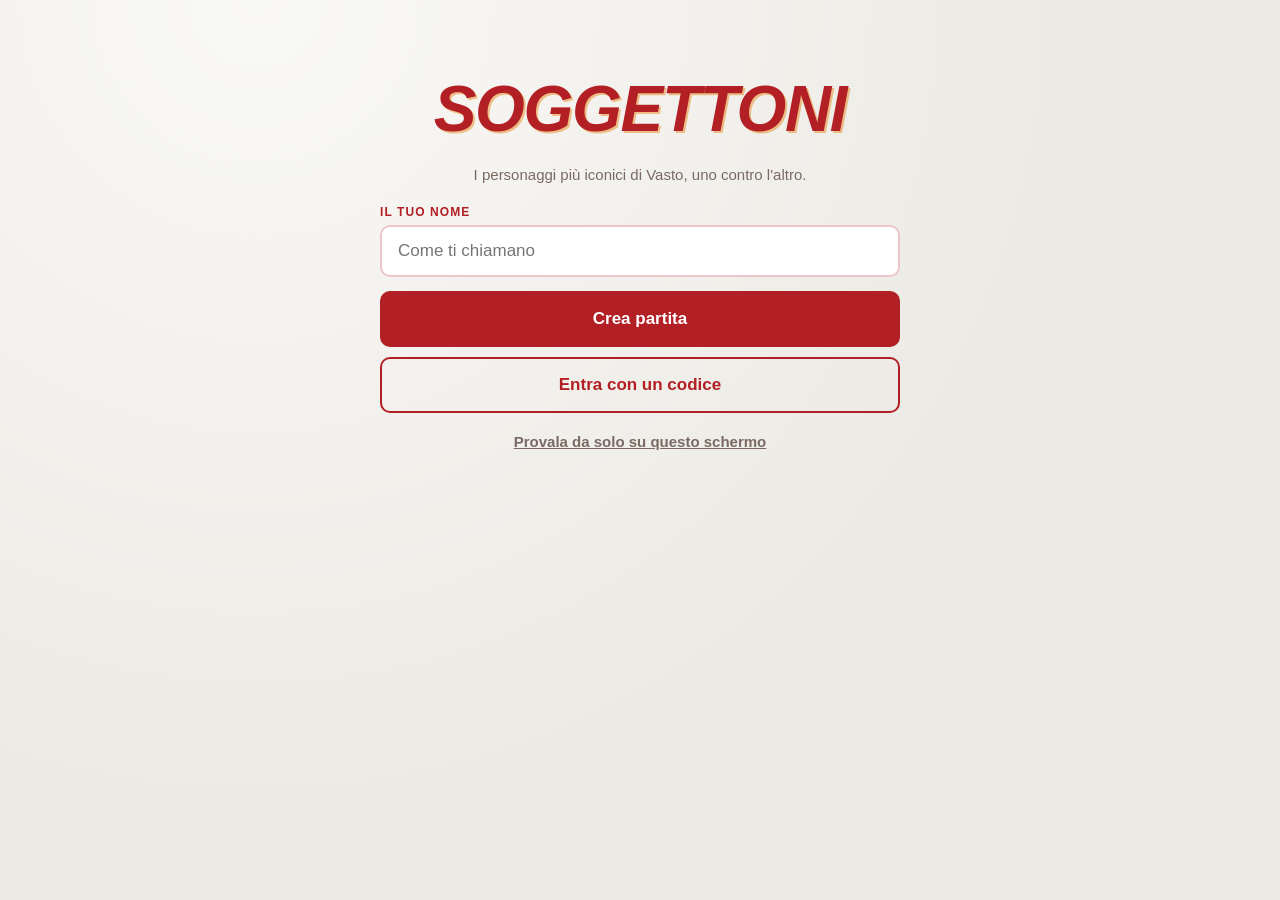
<file: index.html>
<!doctype html>
<html lang="it">
<head>
<meta charset="utf-8">
<meta name="viewport" content="width=device-width, initial-scale=1, viewport-fit=cover">
<title>Soggettoni</title>
<meta name="description" content="Il gioco di carte dei Soggettoni, da giocare online con gli amici.">
<meta name="theme-color" content="#b21f24">
<link rel="icon" href="data:image/svg+xml,<svg xmlns='http://www.w3.org/2000/svg' viewBox='0 0 100 100'><rect width='100' height='100' rx='14' fill='%23b21f24'/><text y='72' x='50' text-anchor='middle' font-size='62' font-family='Arial Black,sans-serif' fill='%23f0a03c'>S</text></svg>">
<link rel="stylesheet" href="css/style.css">
</head>
<body>

<!-- ============================ INGRESSO ============================ -->
<div id="schermata-ingresso" class="schermata attiva">
  <div class="ingresso">
    <h1 class="marchio">Soggettoni</h1>
    <p class="sottotitolo">I personaggi più iconici di Vasto, uno contro l'altro.</p>

    <div id="pannello-scelta" class="pannello">
      <label class="campo">
        <span>Il tuo nome</span>
        <input id="in-nome" type="text" maxlength="20" placeholder="Come ti chiamano" autocomplete="nickname">
      </label>

      <div class="due-bottoni">
        <button id="btn-vai-crea" class="bottone grande">Crea partita</button>
        <button id="btn-vai-entra" class="bottone grande fantasma">Entra con un codice</button>
      </div>
      <button id="btn-locale" class="bottone testo">Provala da solo su questo schermo</button>
    </div>

    <div id="pannello-crea" class="pannello nascosto">
      <p class="etichetta-gruppo">Quanti siete?</p>
      <div class="modalita">
        <button class="scelta-modalita selezionata" data-modalita="1v1">
          <strong>2 giocatori</strong><span>uno contro uno</span></button>
        <button class="scelta-modalita" data-modalita="1v1v1">
          <strong>3 giocatori</strong><span>tutti contro tutti</span></button>
        <button class="scelta-modalita" data-modalita="2v2">
          <strong>4 giocatori</strong><span>due contro due</span></button>
      </div>
      <button id="btn-crea" class="bottone grande">Apri la stanza</button>
      <button class="bottone testo indietro">Torna indietro</button>
    </div>

    <div id="pannello-entra" class="pannello nascosto">
      <label class="campo">
        <span>Codice della stanza</span>
        <input id="in-codice" type="text" maxlength="5" placeholder="ABCDE" autocapitalize="characters" autocomplete="off" spellcheck="false">
      </label>
      <button id="btn-entra" class="bottone grande">Entra</button>
      <button class="bottone testo indietro">Torna indietro</button>
    </div>

    <p id="errore-ingresso" class="errore" role="alert"></p>
  </div>
</div>

<!-- ============================= LOBBY ============================== -->
<div id="schermata-lobby" class="schermata">
  <div class="ingresso">
    <h2 class="marchio piccolo">Stanza aperta</h2>
    <div class="codice-grande" id="codice-stanza">—</div>
    <p class="sottotitolo">Passa questo codice agli altri. Devono aprire lo stesso sito e premere «Entra con un codice».</p>
    <button id="btn-copia" class="bottone fantasma">Copia il link d'invito</button>

    <ul id="lista-lobby" class="lista-giocatori"></ul>

    <button id="btn-inizia" class="bottone grande" disabled>Inizia la partita</button>
    <p id="attesa-lobby" class="sottotitolo"></p>
  </div>
</div>

<!-- ============================= TAVOLO ============================= -->
<div id="schermata-tavolo" class="schermata">
  <header class="barra">
    <span class="marchio minuscolo">Soggettoni</span>
    <span id="barra-turno" class="turno">—</span>
    <span class="spinta"></span>
    <button id="btn-regole" class="bottone minuto fantasma">Regole</button>
    <button id="btn-registro" class="bottone minuto fantasma">Registro</button>
  </header>

  <main class="tavolo">
    <section id="avversari" class="avversari"></section>

    <section class="fascia-luogo">
      <div class="posto posto-luogo" id="posto-luogo">
        <span class="posto-nome">Carta luogo</span>
        <div class="contenuto" id="contenuto-luogo"></div>
      </div>
      <div id="messaggio-tavolo" class="messaggio" role="status"></div>
    </section>

    <section id="mia-plancia" class="plancia mia"></section>

    <section class="fascia-mano">
      <div id="azioni" class="azioni"></div>
      <div id="mano" class="mano"></div>
    </section>
  </main>
</div>

<!-- =========================== SOVRAPPOSTI =========================== -->
<div id="lente" class="lente nascosto" role="dialog" aria-label="Carta ingrandita">
  <div class="lente-dentro">
    <img id="lente-img" alt="">
    <div id="lente-testo" class="lente-testo"></div>
  </div>
</div>

<div id="foglio" class="foglio nascosto" role="dialog">
  <div class="foglio-dentro">
    <button class="chiudi" data-chiudi-foglio aria-label="Chiudi">×</button>
    <div id="foglio-contenuto"></div>
  </div>
</div>

<!-- PeerJS ospitato nel repo: niente dipendenze da CDN esterni -->
<script src="js/vendor/peerjs.min.js"></script>
<script type="module" src="js/app.js"></script>
</body>
</html>
</file>
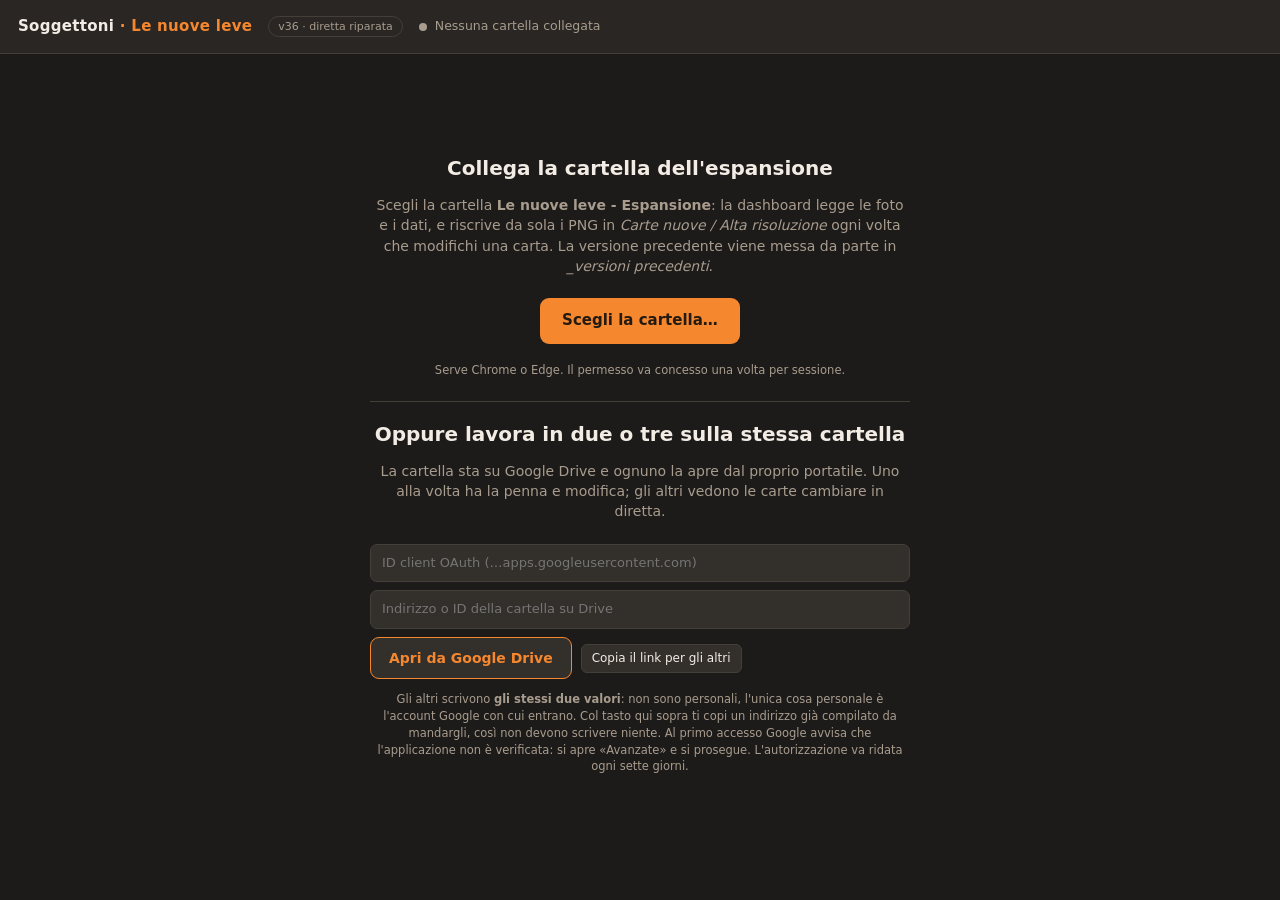
<file: dashboard.html>
<!doctype html>
<html lang="it">
<head>
<meta charset="utf-8">
<meta name="viewport" content="width=device-width, initial-scale=1">
<title>Soggettoni — Dashboard carte</title>
<style>
  :root{
    --arancio:#f5872e; --arancio-scuro:#d96f1c; --rosso:#ee3b24; --oro:#ffc90e;
    --fondo:#1d1b19; --pannello:#292623; --pannello2:#332f2b; --bordo:#453f39;
    --testo:#f2ece4; --testo2:#a89c8e; --verde:#5fbf6a;
  }
  *{box-sizing:border-box}
  body{margin:0;background:var(--fondo);color:var(--testo);
       font:14px/1.45 system-ui,-apple-system,"Segoe UI",Roboto,sans-serif;height:100vh;overflow:hidden;
       display:flex;flex-direction:column}
  button{font:inherit;cursor:pointer}

  header{display:flex;align-items:center;gap:16px;padding:10px 18px;background:var(--pannello);
         border-bottom:1px solid var(--bordo);height:54px;flex:none}
  header h1{font-size:15px;margin:0;font-weight:700;letter-spacing:.02em}
  header h1 span{color:var(--arancio)}
  #stato{font-size:12.5px;color:var(--testo2);display:flex;align-items:center;gap:8px}
  #famiglia{display:none;gap:0;border:1px solid var(--bordo);border-radius:20px;overflow:hidden;background:var(--pannello2)}
  #famiglia button{background:none;border:0;color:var(--testo2);padding:5px 15px;font-size:12.5px}
  #famiglia button:hover{color:var(--testo)}
  #famiglia button.on{background:var(--arancio);color:#241a10;font-weight:700}
  #btnnumeri{margin-left:auto;background:var(--pannello2);border:1px solid var(--bordo);color:var(--testo2);
     border-radius:20px;padding:5px 13px;font-size:12.5px;display:none}
  #btnnumeri:hover{border-color:var(--arancio);color:var(--arancio)}
  #btnfoto{background:var(--pannello2);border:1px solid var(--bordo);color:var(--testo);
     border-radius:20px;padding:5px 13px;font-size:12.5px;display:none}
  #btnfoto:hover{border-color:var(--arancio);color:var(--arancio)}
  #btncompleta{background:var(--pannello2);border:1px solid var(--bordo);color:var(--testo);
     border-radius:20px;padding:5px 13px;font-size:12.5px;display:none;align-items:center;gap:7px}
  #btncompleta:hover{border-color:var(--arancio)}
  #btncompleta.on{background:var(--arancio);border-color:var(--arancio);color:#241a10;font-weight:700}
  #btncompleta .badge{background:var(--rosso);color:#fff;border-radius:10px;padding:0 6px;
     font-size:11px;font-weight:700;font-variant-numeric:tabular-nums}
  #btncompleta.on .badge{background:#241a10;color:var(--arancio)}
  #storia{display:none;gap:0;border:1px solid var(--bordo);border-radius:20px;overflow:hidden;
     background:var(--pannello2)}
  #storia button{background:none;border:0;color:var(--testo2);padding:5px 13px;font-size:13px;line-height:1.2}
  #storia button:hover:not(:disabled){color:var(--arancio)}
  #storia button:disabled{opacity:.3;cursor:default}
  #storia button + button{border-left:1px solid var(--bordo)}
  #pallino{width:8px;height:8px;border-radius:50%;background:var(--testo2)}
  #pallino.ok{background:var(--verde)} #pallino.lavoro{background:var(--oro)} #pallino.err{background:var(--rosso)}

  /* L'altezza non si calcola più a mano: sopra l'elenco possono comparire il semaforo
     della penna e la barra dei pack, che è alta quanto serve alle pastiglie che ci stanno.
     Il corpo è una colonna elastica e #app si prende quello che resta. */
  #app{display:grid;grid-template-columns:270px minmax(0,1fr) 380px;flex:1;min-height:0}
  #benvenuto{flex:1;min-height:0;overflow-y:auto}
  @media(max-width:1200px){#app{grid-template-columns:220px minmax(0,1fr) 330px}}

  aside{border-right:1px solid var(--bordo);display:flex;flex-direction:column;min-height:0;background:var(--pannello)}
  #cerca{margin:10px;padding:8px 10px;background:var(--pannello2);border:1px solid var(--bordo);
         border-radius:7px;color:var(--testo);font:inherit}
  #cerca:focus{outline:2px solid var(--arancio);outline-offset:-1px}
  #lista{overflow-y:auto;flex:1;padding:0 6px 10px}
  .voce{display:flex;gap:8px;align-items:baseline;padding:7px 9px;border-radius:7px;cursor:pointer;line-height:1.3}
  .voce:hover{background:var(--pannello2)}
  .voce.sel{background:var(--arancio);color:#241a10;font-weight:600}
  .voce .n{font-variant-numeric:tabular-nums;font-size:12px;opacity:.75;min-width:26px}
  .voce.sel .n{opacity:.85}
  .voce .mod{color:var(--oro);font-size:16px;line-height:1}
  .voce.sel .mod{color:#241a10}
  .voce{min-width:0}
  .voce .nm{overflow:hidden;text-overflow:ellipsis;white-space:nowrap}
  .voce .spazio{flex:1 1 auto}
  .voce .manca{font-size:11px;color:var(--testo2);white-space:nowrap}
  .voce.sel .manca{color:#3f2c12}
  .gruppo{margin:15px 9px 5px;font-size:11px;text-transform:uppercase;letter-spacing:.08em;
     color:var(--arancio);font-weight:700;display:flex;gap:8px;align-items:baseline}
  .gruppo:first-child{margin-top:6px}
  .gruppo .q{color:var(--testo2);font-weight:600;letter-spacing:0}
  #vuotolista{color:var(--testo2);font-size:12.5px;padding:18px 9px;line-height:1.55}

  main{display:flex;flex-direction:column;align-items:center;justify-content:flex-start;
       padding:16px;overflow:auto;min-width:0;gap:10px}
  #telaio{position:relative;line-height:0;box-shadow:0 10px 34px #0009;border-radius:10px}
  canvas#carta{max-height:calc(100vh - 150px);width:auto;border-radius:10px;display:block}
  #zonafoto{position:absolute;border:2px dashed transparent;border-radius:4px;
            cursor:grab;display:none;transition:border-color .15s}
  #zonafoto:hover{border-color:rgba(255,255,255,.6)}
  #telaio.foto #zonafoto{display:block}
  #zonafoto.trascino{cursor:grabbing;border-color:var(--oro)}
  #suggerimento{font-size:12px;color:var(--testo2);text-align:center}

  section#form{border-left:1px solid var(--bordo);background:var(--pannello);
     display:flex;flex-direction:column;min-height:0}
  #campi{flex:1;overflow-y:auto;padding:16px}
  #navcarte{display:none;align-items:center;gap:10px;padding:10px 14px;
     background:var(--pannello2);border-top:1px solid var(--bordo)}
  #navcarte button{flex:1 1 0;background:var(--pannello);border:1px solid var(--bordo);
     color:var(--testo);border-radius:8px;padding:8px 6px;font-size:13px;font-weight:600}
  #navcarte button:hover:not(:disabled){border-color:var(--arancio);color:var(--arancio)}
  #navcarte button:disabled{opacity:.32;cursor:default}
  #posizione{font-size:11.5px;color:var(--testo2);font-variant-numeric:tabular-nums;
     min-width:74px;text-align:center;white-space:nowrap}
  h2{font-size:12px;text-transform:uppercase;letter-spacing:.09em;color:var(--testo2);
     margin:22px 0 10px;font-weight:700}
  h2:first-child{margin-top:0}
  label{display:block;font-size:12.5px;color:var(--testo2);margin-bottom:5px}
  input[type=text],input[type=number],select,textarea{
     width:100%;padding:8px 10px;background:var(--pannello2);border:1px solid var(--bordo);
     border-radius:7px;color:var(--testo);font:inherit}
  textarea{resize:vertical;min-height:66px}
  input:focus,select:focus,textarea:focus{outline:2px solid var(--arancio);outline-offset:-1px}
  .riga{display:grid;grid-template-columns:1fr 1fr;gap:12px}
  .stat{display:grid;grid-template-columns:104px 1fr 30px;align-items:center;gap:9px;margin-bottom:7px}
  .stat span{font-size:12.5px}
  .stat input[type=range]{width:100%;accent-color:var(--arancio)}
  .stat b{font-variant-numeric:tabular-nums;text-align:right;font-size:13px}
  .stat b.oro{color:var(--oro)} .stat b.arc{background:linear-gradient(90deg,#e2231a,#f39200,#ffde00,#009e49,#0074bc);
     -webkit-background-clip:text;background-clip:text;color:transparent;font-weight:700}
  .nota{font-size:11.5px;color:var(--testo2);margin-top:6px}
  #intro{padding:40px;max-width:620px;margin:60px auto;text-align:center}
  #intro h3{font-size:20px;margin:0 0 12px}
  #intro p{color:var(--testo2);margin:0 0 22px}
  #scegli{background:var(--arancio);color:#241a10;border:0;border-radius:9px;padding:12px 22px;
          font-weight:700;font-size:15px}
  #scegli:hover{background:#ff9840}
  #camposdrive{display:flex;flex-direction:column;gap:8px;margin:12px 0}
  #camposdrive input{padding:9px 11px;background:var(--pannello2);border:1px solid var(--bordo);
     border-radius:7px;color:var(--testo);font:inherit;font-size:13px}
  #camposdrive input:focus{outline:2px solid var(--arancio);outline-offset:-1px}
  #d-apri{background:var(--pannello2);border:1px solid var(--arancio);color:var(--arancio);
     border-radius:9px;padding:10px 18px;font-size:14px;font-weight:700;align-self:flex-start}
  #d-apri:hover{background:var(--arancio);color:#241a10}
  .avviso{background:#3a2a18;border:1px solid #7a5a26;color:#ffd899;padding:10px 12px;
          border-radius:8px;font-size:12.5px;margin-bottom:14px}
  #barrafoto{display:flex;align-items:center;gap:10px}
  #barrafoto input[type=range]{flex:1;accent-color:var(--arancio)}
  #zonaelimina{margin-top:30px;padding-top:18px;border-top:1px solid var(--bordo)}
  .pericolo{width:100%;background:none;border:1px solid #7a3b34;color:#e08b80;
            border-radius:8px;padding:9px 12px;font-size:13px}
  .pericolo:hover{background:#3a1f1c;border-color:#a3554b;color:#ffb3a7}
  #confermaelimina{display:flex;gap:8px;align-items:center;flex-wrap:wrap}
  #confermaelimina .dett{font-size:12.5px;color:var(--testo2);width:100%;margin-bottom:4px;line-height:1.45}
  #el-si{flex:1;background:var(--rosso);border:0;color:#fff;border-radius:8px;padding:9px 12px;
         font-weight:700;font-size:13px}
  #el-si:hover{background:#ff4d35}
  #el-no{flex:1}
  .minibtn{background:var(--pannello2);border:1px solid var(--bordo);color:var(--testo);
           border-radius:6px;padding:5px 10px;font-size:12px}
  .minibtn:hover{border-color:var(--arancio)}
  #barraelenco{display:flex;gap:8px;margin:10px;align-items:stretch}
  #barraelenco #cerca{margin:0;flex:1;min-width:0}
  #nuova{background:var(--arancio);color:#241a10;border:0;border-radius:7px;
         padding:7px 12px;font-weight:700;font-size:12.5px;white-space:nowrap}
  #nuova:hover{background:#ff9840}
  #menutipi{position:fixed;z-index:60;display:none;min-width:250px;padding:5px;
            background:var(--pannello2);border:1px solid var(--bordo);border-radius:9px;
            box-shadow:0 12px 30px #000b;max-height:70vh;overflow:auto}
  #menutipi .capo{font-size:10.5px;text-transform:uppercase;letter-spacing:.09em;
            color:var(--arancio);font-weight:700;padding:8px 11px 4px}
  #menutipi button{display:flex;gap:9px;align-items:center;width:100%;text-align:left;
            background:none;border:0;color:var(--testo);padding:7px 11px;border-radius:6px;font-size:13px}
  #menutipi button:hover{background:var(--arancio);color:#241a10}
  #menutipi .pallina{width:12px;height:12px;border-radius:3px;flex:none;border:1px solid #0004}
  #menufoto{position:fixed;z-index:50;display:none;min-width:170px;padding:4px;
            background:var(--pannello2);border:1px solid var(--bordo);border-radius:9px;
            box-shadow:0 10px 26px #000a}
  #menufoto button{display:block;width:100%;text-align:left;background:none;border:0;
            color:var(--testo);padding:8px 11px;border-radius:6px;font-size:13px}
  #menufoto button:hover{background:var(--arancio);color:#241a10}
  #pannellodoc{width:100%;max-width:900px;background:var(--pannello);border:1px solid var(--bordo);
      border-radius:10px;padding:12px 14px;font-size:13px;line-height:1.5;display:none}
  #pannellodoc.on{display:block}
  #pannellodoc h3{margin:0 0 8px;font-size:13px;letter-spacing:.04em;text-transform:uppercase;color:var(--arancio)}
  #pannellodoc ul{list-style:none;margin:0;padding:0;max-height:230px;overflow:auto}
  #pannellodoc li{display:flex;gap:9px;align-items:flex-start;padding:4px 2px;border-top:1px solid var(--bordo)}
  #pannellodoc li:first-child{border-top:0}
  #pannellodoc .dett{color:var(--testo2);font-size:12px}
  #pannellodoc .azioni{display:flex;gap:9px;align-items:center;margin-top:10px}
  #pannellodoc .vai{background:var(--arancio);color:#241a10;border:0;border-radius:7px;padding:7px 14px;font-weight:700}
  #semaforo{display:none;align-items:center;gap:12px;padding:7px 18px;font-size:12.5px;flex:none;
     border-bottom:1px solid var(--bordo);background:var(--pannello2)}
  #semaforo .pallina{width:9px;height:9px;border-radius:50%;background:var(--testo2);flex:none}
  #semaforo.mia .pallina{background:var(--verde)}
  #semaforo.altrui .pallina{background:var(--oro)}
  #semaforo.libera .pallina{background:var(--testo2)}
  #semaforo.altrui{background:#3a2f1c}
  #semaforo .chi{color:var(--testo2)}
  #semaforo .richiesta{color:var(--oro);font-weight:700}
  #semaforo .spinta{flex:1}
  #semaforo button{background:var(--pannello);border:1px solid var(--bordo);color:var(--testo);
     border-radius:7px;padding:5px 12px;font-size:12.5px}
  #semaforo button:hover{border-color:var(--arancio);color:var(--arancio)}
  #semaforo button.vivo{background:var(--arancio);border-color:var(--arancio);color:#241a10;font-weight:700}
  #semaforo .segui{color:var(--testo2);display:flex;align-items:center;gap:5px}
  #zonaok{font-size:12px;border-radius:7px;padding:7px 9px;margin:8px 0 16px;
     display:flex;gap:9px;align-items:center;flex-wrap:wrap}
  #zonaok.incompleta{background:var(--pannello2);color:var(--testo2)}
  #zonaok.perscelta{background:#22331f;color:var(--verde)}
  #sololettura{background:#3a2f1c;border:1px solid var(--oro);border-radius:8px;padding:9px 11px;
     margin-bottom:14px;font-size:12.5px;color:var(--oro)}
  #campi.spento input,#campi.spento textarea,#campi.spento select,#campi.spento button{
     pointer-events:none;opacity:.5}
  #campi.spento #zonalettura{pointer-events:auto;opacity:1}

  /* ── Pack: la barra del filtro e le pastiglie ──────────────────────────── */
  #barrapack{display:none;align-items:flex-start;flex-wrap:wrap;gap:12px;padding:7px 18px;
     font-size:12.5px;border-bottom:1px solid var(--bordo);background:var(--pannello2);flex:none}
  #barrapack .et{color:var(--testo2);padding-top:4px;flex:none}
  /* Con venti o trenta pack le pastiglie si mangerebbero mezza finestra: tre righe
     e poi si scorre, così la barra ha un'altezza che non cresce all'infinito. */
  #barrapack .pkfiltri{flex:1;min-width:0;display:flex;flex-wrap:wrap;gap:6px;
     max-height:98px;overflow-y:auto}
  #barrapack .pkazioni{flex:none;display:flex;flex-wrap:wrap;gap:6px;justify-content:flex-end}
  /* il campo del pack nuovo prende una riga sua, invece di schiacciare le pastiglie */
  #barrapack #pk-form{flex-basis:100%;display:flex;gap:6px;justify-content:flex-end}
  #barrapack input{background:var(--pannello);border:1px solid var(--bordo);color:var(--testo);
     border-radius:7px;padding:4px 9px;font:inherit;width:220px}
  #barrapack input:focus{outline:2px solid var(--arancio);outline-offset:-1px}
  .pk{background:var(--pannello);border:1px solid var(--bordo);color:var(--testo2);
     border-radius:20px;padding:3px 12px;font-size:12.5px;line-height:1.4}
  .pk:hover{border-color:var(--arancio);color:var(--arancio)}
  .pk.on{background:var(--arancio);border-color:var(--arancio);color:#241a10;font-weight:700}
  .pk i{font-style:normal;opacity:.7;font-variant-numeric:tabular-nums;margin-left:3px}
  .chip{background:var(--pannello2);border:1px solid var(--bordo);color:var(--testo);
     border-radius:20px;padding:4px 13px;font-size:12.5px;line-height:1.4}
  .chip:hover{border-color:var(--arancio)}
  .chip.on{background:var(--arancio);border-color:var(--arancio);color:#241a10;font-weight:700}
  #packcarta,#packblocco{display:flex;flex-wrap:wrap;gap:6px;margin-top:5px}
  .pk-riga{align-items:center}
  .pk-riga .pk-campo{flex:1;min-width:0}
  .pk-riga input{width:100%;background:var(--pannello);border:1px solid var(--bordo);
     color:var(--testo);border-radius:6px;padding:5px 9px;font:inherit}
  .pk-riga input:focus{outline:2px solid var(--arancio);outline-offset:-1px}
  .pk-riga .minibtn{flex:none}
  .pk-riga .pk-del{border-color:#7a3b34;color:#e08b80}
  .pk-riga .pk-del:hover{background:#3a1f1c;border-color:#a3554b;color:#ffb3a7}
  #trascina{position:fixed;inset:0;background:#000c;z-index:80;display:none;
      align-items:center;justify-content:center;text-align:center;line-height:1.6;
      font-size:18px;color:var(--testo);border:3px dashed var(--arancio)}
  #trascina.on{display:flex}
</style>
</head>
<body>

<header>
  <h1>Soggettoni <span>· Le nuove leve</span></h1>
  <span style="font-size:11px;color:var(--testo2);border:1px solid var(--bordo);border-radius:20px;padding:2px 9px">v36 · diretta riparata</span>
  <div id="famiglia">
    <button type="button" class="on" data-f="soggettone">Soggettoni</button>
    <button type="button" data-f="accessorio">Accessori</button>
  </div>
  <div id="storia">
    <button id="annulla" type="button">↶ Annulla</button>
    <button id="rifai" type="button">Rifai ↷</button>
  </div>
  <button id="btnnumeri" type="button" title="Fa scalare le carte di seconda edizione per coprire i numeri rimasti vuoti">Compatta i numeri</button>
  <button id="btnfoto" type="button" title="Cerca nella cartella Foto i file che hanno lo stesso nome delle carte senza foto">Abbina foto</button>
  <button id="btncompleta" type="button">Da completare</button>
  <div id="stato"><i id="pallino"></i><span id="statotxt">Nessuna cartella collegata</span></div>
</header>

<div id="benvenuto">
  <div id="intro">
    <h3>Collega la cartella dell'espansione</h3>
    <p>Scegli la cartella <b>Le nuove leve - Espansione</b>: la dashboard legge le foto e i dati,
       e riscrive da sola i PNG in <i>Carte nuove / Alta risoluzione</i> ogni volta che modifichi una carta.
       La versione precedente viene messa da parte in <i>_versioni precedenti</i>.</p>
    <button id="scegli">Scegli la cartella…</button>
    <p class="nota" style="margin-top:18px">Serve Chrome o Edge. Il permesso va concesso una volta per sessione.</p>
    <hr style="border:0;border-top:1px solid var(--bordo);margin:22px 0 18px">
    <h3 style="margin-top:0">Oppure lavora in due o tre sulla stessa cartella</h3>
    <p>La cartella sta su Google Drive e ognuno la apre dal proprio portatile. Uno alla volta
       ha la penna e modifica; gli altri vedono le carte cambiare in diretta.</p>
    <div id="camposdrive">
      <input id="d-client" type="text" spellcheck="false" placeholder="ID client OAuth (…apps.googleusercontent.com)">
      <input id="d-cartella" type="text" spellcheck="false" placeholder="Indirizzo o ID della cartella su Drive">
      <div style="display:flex;gap:9px;align-items:center;flex-wrap:wrap">
        <button id="d-apri">Apri da Google Drive</button>
        <button id="d-link" class="minibtn" type="button" title="Copia un indirizzo già compilato da mandare agli altri">Copia il link per gli altri</button>
        <span id="d-copiato" class="nota" style="margin:0"></span>
      </div>
    </div>
    <p class="nota">Gli altri scrivono <b>gli stessi due valori</b>: non sono personali, l'unica
       cosa personale è l'account Google con cui entrano. Col tasto qui sopra ti copi un
       indirizzo già compilato da mandargli, così non devono scrivere niente.
       Al primo accesso Google avvisa che l'applicazione non è verificata: si apre
       «Avanzate» e si prosegue. L'autorizzazione va ridata ogni sette giorni.</p>
  </div>
</div>

<div id="semaforo"></div>
<div id="barrapack"></div>

<div id="app" style="display:none">
  <aside>
    <div id="barraelenco">
      <input id="cerca" type="text" placeholder="Cerca nome o numero…" autocomplete="off">
      <button id="nuova" type="button" title="Crea una carta nuova">+ Nuova</button>
    </div>
    <div id="lista"></div>
  </aside>

  <main>
    <div id="pannellodoc"></div>
    <div id="telaio">
      <canvas id="carta" width="1396" height="2156"></canvas>
      <div id="zonafoto"></div>
    </div>
    <div id="suggerimento">Trascina la foto per spostarla · rotellina per lo zoom · tasto destro per rimuoverla</div>
  </main>

  <section id="form">
    <div id="campi"></div>
    <div id="navcarte">
      <button id="prec" type="button" title="Carta precedente (Alt+freccia su)">‹ Indietro</button>
      <span id="posizione"></span>
      <button id="succ" type="button" title="Carta successiva (Alt+freccia giù)">Avanti ›</button>
    </div>
  </section>
</div>

<div id="menufoto"><button id="mf-rimuovi">Rimuovi foto dalla carta</button></div>
<div id="menutipi"></div>
<div id="trascina">Lascia qui un .docx per confrontarlo con le carte<br><span style="font-size:13px;opacity:.75">(il documento non viene più letto da solo)</span></div>

<script>
"use strict";

/* ─────────────────────────  costanti di disegno  ───────────────────────── */

const TEMI = {
  standard: {
    sfondo:'sfondo.png', inchiostro:'#242119', oroPip:true,
    foto:{x:268,y:256,lato:860},
    ign:{x:78,y:82,corpo:55,max:676},
    badge:{x:780,y:55},
    nome:{cx:698,y:1169,corpo:108,max:1170,alt:76},
    pip:{xs:[144,204,264,324,384, 552,612,672,732,792, 960,1020,1080,1140,1200], ys:[1408,1608],
         lato:45, rosso:'#ee3b24', grigio:'#c9c9c9',
         arco:['#e2231a','#f39200','#ffde00','#009e49','#0074bc']},
    testo:{x:147,cy:1920,corpo:64,max:1140,alt:330,interlinea:1.22}
  },
  fottutamente: {
    sfondo:'sfondo-fottutamente.png', inchiostro:'#fce500', oroPip:true,
    foto:{x:268,y:256,lato:860},
    ign:{x:78,y:82,corpo:55,max:676},
    badge:{x:780,y:55},
    nome:{cx:698,y:1169,corpo:108,max:1170,alt:76},
    pip:{xs:[144,204,264,324,384, 552,612,672,732,792, 960,1020,1080,1140,1200], ys:[1408,1608],
         lato:45, rosso:'#ee3b24', grigio:'#c9c9c9',
         arco:['#e2231a','#f39200','#ffde00','#009e49','#0074bc']},
    testo:{x:147,cy:1920,corpo:64,max:1140,alt:330,interlinea:1.22}
  },
  introvabile: {
    sfondo:'sfondo-introvabile.png', inchiostro:'#6b2fa6', oroPip:false,
    foto:{x:268,y:224,lato:860},
    ign:{x:75,y:60,corpo:58,max:700},
    badge:null,
    nome:{cx:698,y:1148,corpo:92,max:1170,alt:65},
    pip:{xs:[140,200,260,320,380, 552,612,672,732,792, 968,1028,1088,1148,1208], ys:[1380,1625],
         lato:45, rosso:'#6b2fa6', grigio:'#e2dcd2',
         arco:['#e2231a','#f39200','#ffde00','#009e49','#0074bc']},
    testo:{x:148,cy:1900,corpo:62,max:1072,alt:320,interlinea:1.22}
  }
};
const RARITA = ['Comune','Discretamente raro','Decisamente raro','Fottutamente raro','Introvabile'];

/* Tipi di carta. I soggettoni usano i tre temi per rarità; tutti gli altri
   condividono la stessa geometria e cambiano solo sfondo e contenuto delle celle.
   testata: 'ign' = IGNORANZA — n/100 + badge · 'ignpiu' = IGNORANZA + n + badge
            'piena' = nome del tipo centrato su tutta la testata
   griglia: 'pip' = quadretti · 'mod' = modificatori con segno            */
const SPECIE = {
  soggettone:  {fam:'soggettone', et:'Soggettone', testata:'ign', badge:'rarita', griglia:'pip'},

  creatura:    {fam:'accessorio', et:'Creatura', testata:'ign', badge:'rarita', griglia:'pip',
                sfondo:'sfondo-creatura.png',     acc:'#EE3B24',
                inkNome:'#FFF3E0', inkTesto:'#FFF3E0',
                badgeFill:'#FFE800', badgeInk:'#242119'},

  luogo:       {fam:'accessorio', et:'Luogo o evento', testata:'ignpiu', badge:'sotto', griglia:'mod',
                sfondo:'sfondo-luogo.png',        acc:'#2E9B2E',
                ink:'#101010', piu:'#FFFFFF', meno:'#E01010', ug:'#FCE500',
                badgeFill:'#3DE83D', badgeInk:'#101010'},

  abilita:     {fam:'accessorio', et:'Abilità decisamente speciale', testata:'piena', griglia:'mod',
                sfondo:'sfondo-abilita.png',      acc:'#FCE500', bg:'#A03CB5',
                ink:'#FCE500', inkTesto:'#FFFFFF', piu:'#FFFFFF', meno:'#FF8A7A', ug:'#FCE500'},

  nutrizione:  {fam:'accessorio', et:'Nutrizione', testata:'piena', griglia:'mod',
                sfondo:'sfondo-nutrizione.png',   acc:'#A87C4F',
                ink:'#4E3620', piu:'#6F7F3C', meno:'#A33B2A', ug:'#A87C4F'},

  aumentazione:{fam:'accessorio', et:'Decisa aumentazione', testata:'piena', griglia:'none',
                sfondo:'sfondo-aumentazione.png', acc:'#F57E2D',
                testoAlt:{x:147,cy:1695,max:1140,alt:650,interlinea:1.22,corpo:70},
                box1:{top:1300,bottom:1690}, box2:{top:1730,bottom:2089}},

  impedimento: {fam:'accessorio', et:'Drastica diminuzione', testata:'piena', griglia:'none',
                sfondo:'sfondo-impedimento.png',  acc:'#414AC4',
                testoAlt:{x:147,cy:1695,max:1140,alt:650,interlinea:1.22,corpo:70},
                box1:{top:1300,bottom:1690}, box2:{top:1730,bottom:2089}},

  bonus:       {fam:'accessorio', et:'Bonus ignoranza', testata:'piena', griglia:'none',
                sfondo:'sfondo-bonus.png',        acc:'#830518',
                testoAlt:{x:147,cy:1695,max:1140,alt:650,interlinea:1.22,corpo:70},
                box1:{top:1300,bottom:1690}, box2:{top:1730,bottom:2089}},

  inutilita:   {fam:'accessorio', et:'Evidente inutilità', testata:'piena', griglia:'mod',
                sfondo:'sfondo-inutilita.png',    acc:'#B5544A',
                ink:'#000000', meno:'#8C2A22', ug:'#6E6B68'}
};
const SOTTOTIPI_LUOGO = ['Locale','Disservizio',"Punto d'incontro",'Evento'];
const specieDi = c => SPECIE[c.tipo || 'soggettone'] || SPECIE.soggettone;
const famigliaDi = c => specieDi(c).fam;
const BADGEFILE = {'Comune':'badge-comune.png','Discretamente raro':'badge-discretamente.png',
                   'Decisamente raro':'badge-decisamente.png',
                   'Fottutamente raro':'badge-fottutamente-nera.png'};
const _BADGECOLORI_non_usato = {
  'Comune': {fill:'#B5E61D', bordo:'#EE3B24'},
  'Discretamente raro': {fill:'#FFE800', bordo:'#EE3B24'},
  'Decisamente raro': {fill:'#D7111B', bordo:'#EE3B24'},
  'Fottutamente raro': {fill:'#FFFFFF', bordo:'#FFC90E'}
};
const NOMISTAT = ['Forza','Agilità','Intelligenza','Incazzamento','Arrapamento','Ubriachezza'];
const SIGLE = ['F','A','I','Inc','Arr','Ubr'];
const FONT = 'SoggettoniBI';          // Liberation Sans Bold Italic
const FONT_AR = 'SoggettoniAR';       // DejaVu Sans Bold, per arabo ed ebraico
const FAMIGLIE = `"${FONT}","${FONT_AR}"`;
const RTL = /[֐-׿؀-ۿ܀-ݿࢠ-ࣿﭐ-﷿ﹰ-﻿]/;

/* ─────────────────────────  motore di disegno  ───────────────────────── */

const R = {  // risorse
  sfondi:{}, oro:null, badge:{}, fontPronto:false
};

function inkMetrics(ctx, testo){
  const m = ctx.measureText(testo);
  return {
    sx: m.actualBoundingBoxLeft,           // quanto l'inchiostro sborda a sinistra dell'origine
    larg: m.actualBoundingBoxLeft + m.actualBoundingBoxRight,
    alt: m.actualBoundingBoxAscent + m.actualBoundingBoxDescent,
    su: m.actualBoundingBoxAscent,
    avanz: m.width
  };
}
function scriviInk(ctx, testo, xInk, yInk){
  const m = inkMetrics(ctx, testo);
  ctx.fillText(testo, xInk + Math.max(0, m.sx), yInk + m.su);
  return m;
}
function scriviInkDx(ctx, testo, xDestro, yInk){   // allinea a destra: per l'arabo
  const m = inkMetrics(ctx, testo);
  ctx.fillText(testo, xDestro + m.sx - m.larg, yInk + m.su);
  return m;
}
function spezza(ctx, testo, maxLarg){
  const righe=[];
  for(const par of testo.split(/\n+/)){
    let cur='';
    for(const p of par.split(/\s+/).filter(Boolean)){
      const t = cur ? cur+' '+p : p;
      if(ctx.measureText(t).width <= maxLarg || !cur) cur = t;
      else { righe.push(cur); cur = p; }
    }
    if(cur) righe.push(cur);
  }
  return righe;
}
/* quadretto arcobaleno "laminato": banda di luce diagonale e bordo scuro,
   così non si confonde con l'arancione della carta */
function _rgb(h){ return [parseInt(h.slice(1,3),16),parseInt(h.slice(3,5),16),parseInt(h.slice(5,7),16)]; }
function _mix(c,d,t){ return 'rgb('+c.map((v,i)=>Math.round(v+(d[i]-v)*t)).join(',')+')'; }
/* Arcobaleno metallizzato: stessa lavorazione del quadretto oro — sfumatura
   diagonale continua dall'ombra alla luce, senza contorno. */
function pipMetallizzato(ctx,x,y,lato,hex){
  const b=_rgb(hex);
  const g=ctx.createLinearGradient(x,y,x+lato,y+lato);
  g.addColorStop(0,   _mix(b,[0,0,0],.46));
  g.addColorStop(.22, _mix(b,[0,0,0],.24));
  g.addColorStop(.44, _mix(b,b,0));
  g.addColorStop(.70, _mix(b,[255,255,255],.34));
  g.addColorStop(1,   _mix(b,[255,255,255],.70));
  ctx.fillStyle=g; ctx.fillRect(x,y,lato,lato);
}

/* blu dell'abilità speciale: scuro sui fondi chiari, chiaro su quelli scuri */
/* Le abilità speciali stanno nel campo `ab`, una per riga. Questa funzione le
   restituisce ripulite: via le righe vuote e via gli asterischi (o i puntini
   elenco) battuti a mano, che il disegno rimette da solo. */
function abilitaDi(c){
  return (c.ab||'').split(/\r?\n/)
    .map(r => r.replace(/^[\s*\u2022\u00b7\u2013\u2014-]+/,'').trim())
    .filter(Boolean);
}

function bluAbilita(inchiostro){
  let c = [36,33,31];
  try{ if(String(inchiostro).startsWith('#')) c = _rgb(inchiostro); }catch(e){}
  const lum = .299*c[0] + .587*c[1] + .114*c[2];
  return lum > 140 ? '#8FC0FF' : '#14307E';
}

function temaDi(c){
  const sp = specieDi(c);
  if(sp.sfondo){                       // tipi accessori: geometria standard, sfondo proprio
    if(!TEMI['_'+c.tipo]) TEMI['_'+c.tipo] = Object.assign({}, TEMI.standard, {sfondo:sp.sfondo});
    return TEMI['_'+c.tipo];
  }
  if(c.rarita==='Introvabile') return TEMI.introvabile;
  if(c.rarita==='Fottutamente raro') return TEMI.fottutamente;
  return TEMI.standard;
}

/* celle della griglia: tre colonne larghe 285 che partono dalle x dei quadretti */
const CELLA = {xs:[144,552,960], larg:285, alt:45};

function pastiglia(ctx, x, y, w, h, riemp, bordo, testo, inchiostro){
  const r = h/2;
  const tondo = (a,b,ww,hh,rr)=>{ ctx.beginPath(); ctx.moveTo(a+rr,b);
    ctx.arcTo(a+ww,b,a+ww,b+hh,rr); ctx.arcTo(a+ww,b+hh,a,b+hh,rr);
    ctx.arcTo(a,b+hh,a,b,rr); ctx.arcTo(a,b,a+ww,b,rr); ctx.closePath(); };
  ctx.fillStyle = bordo; tondo(x,y,w,h,r); ctx.fill();
  ctx.fillStyle = riemp; tondo(x+8,y+8,w-16,h-16,r-8); ctx.fill();
  ctx.fillStyle = inchiostro;
  let cp = 58;
  for(; cp>14; cp--){ ctx.font = `${cp}px ${FAMIGLIE}`;
    const m = inkMetrics(ctx,testo); if(m.larg<=w-56 && m.alt<=h-30) break; }
  ctx.font = `${cp}px ${FAMIGLIE}`;
  const m = inkMetrics(ctx,testo);
  scriviInk(ctx, testo, x + w/2 - m.larg/2, y + h/2 - m.alt/2);
}

function cellaMod(ctx, i, testo, colore, T){
  const cx = CELLA.xs[i%3] + CELLA.larg/2;
  const cy = T.pip.ys[i<3?0:1] + CELLA.alt/2;
  ctx.fillStyle = colore;
  let cp = 66;
  for(; cp>14; cp--){ ctx.font = `${cp}px ${FAMIGLIE}`;
    const m = inkMetrics(ctx,testo); if(m.larg<=CELLA.larg-24 && m.alt<=70) break; }
  ctx.font = `${cp}px ${FAMIGLIE}`;
  const m = inkMetrics(ctx,testo);
  scriviInk(ctx, testo, cx - m.larg/2, cy - m.alt/2);
}
function etichettaMod(v){
  if(v === 'MAX' || v === 'MIN') return v;
  const n = parseInt(v,10);
  if(!n) return '=';
  return n>0 ? '+'+n : String(n);
}
/* Dicitura di edizione, automatica dal numero — nessun dato salvato, si ricalcola
   ad ogni disegno. Prima edizione (2015): soggettoni 1-201, luoghi A1-A9, abilità
   B1-B5, valori D1-D12 (aumentazione e impedimento, non i bonus ignoranza D13-D16).
   Tutto il resto — soggettoni 202+, ogni altro accessorio — è seconda edizione. */
function edizioneDi(c){
  const m = String(c.num||'').match(/^([A-Za-z]*)(\d+)$/);
  if(!m) return null;
  const lettera = m[1].toUpperCase(), n = parseInt(m[2],10);
  let prima;
  if(!lettera) prima = (n>=1 && n<=201);
  else if(lettera==='A') prima = (n>=1 && n<=9);
  else if(lettera==='B') prima = (n>=1 && n<=5);
  else if(lettera==='D') prima = (n>=1 && n<=12);
  else prima = false;
  return `${c.num}-${prima?'1':'2'}ª ed.`;
}
function normalizza(s){
  s = (s||'').trim();
  if(!s) return s;
  s = s.charAt(0).toUpperCase() + s.slice(1);
  if(!/[.!?…]$/.test(s)) s += '.';
  return s;
}
function boxTestoUnico(ctx, box, testo, cp0, inkT){
  ctx.fillStyle = inkT;
  const x=147, max=1140;
  let cp = cp0, righe, passo;
  const alt = box.bottom-box.top-70;
  for(; cp>9; cp--){
    ctx.font = `${cp}px ${FAMIGLIE}`;
    righe = spezza(ctx, testo, max);
    passo = Math.floor(cp*1.22);
    if((righe.length-1)*passo + cp <= alt) break;
  }
  ctx.font = `${cp}px ${FAMIGLIE}`;
  const altMaiusc = inkMetrics(ctx,'HX').alt;
  const cy = (box.top+box.bottom)/2;
  const cima = Math.round(cy - ((righe.length-1)*passo + altMaiusc)/2);
  righe.forEach((r,i)=> scriviInk(ctx, r, x, cima + i*passo));
}
function boxTestoCentrato(ctx, box, testo, cp0, inkT){
  ctx.fillStyle = inkT;
  const x=147, max=1140;
  let cp = cp0, righe, passo;
  const alt = box.bottom-box.top-70;
  for(; cp>9; cp--){
    ctx.font = `${cp}px ${FAMIGLIE}`;
    righe = spezza(ctx, testo, max);
    passo = Math.floor(cp*1.22);
    if((righe.length-1)*passo + cp <= alt) break;
  }
  ctx.font = `${cp}px ${FAMIGLIE}`;
  const altMaiusc = inkMetrics(ctx,'HX').alt;
  const cy = (box.top+box.bottom)/2;
  const cima = Math.round(cy - ((righe.length-1)*passo + altMaiusc)/2);
  righe.forEach((r,i)=>{ const m=inkMetrics(ctx,r); scriviInk(ctx, r, x + (max-m.larg)/2, cima + i*passo); });
}
function rrPath(ctx,x,y,w,h,r){ ctx.beginPath(); ctx.moveTo(x+r,y);
  ctx.arcTo(x+w,y,x+w,y+h,r); ctx.arcTo(x+w,y+h,x,y+h,r);
  ctx.arcTo(x,y+h,x,y,r); ctx.arcTo(x,y,x+w,y,r); ctx.closePath(); }
function testoDi(c){
  return [ normalizza(c.ab), normalizza(c.desc) ].filter(Boolean).join('\n');
}

function ritaglioFoto(img, c, T){
  const base = Math.max(T.foto.lato/img.width, T.foto.lato/img.height);
  const s = base * (c.zoom||1);
  const nw = img.width*s, nh = img.height*s;
  const ox = (nw-T.foto.lato) * (c.panX ?? .5);
  const oy = (nh-T.foto.lato) * (c.panY ?? .38);
  return {sx: ox/s, sy: oy/s, sl: T.foto.lato/s};
}

function disegnaCarta(ctx, c, foto){
  const T = temaDi(c);
  ctx.clearRect(0,0,1396,2156);
  if(R.sfondi[T.sfondo]) ctx.drawImage(R.sfondi[T.sfondo], 0, 0);
  else { ctx.fillStyle='#f5872e'; ctx.fillRect(0,0,1396,2156); }

  // foto
  if(foto){
    const r = ritaglioFoto(foto, c, T);
    ctx.imageSmoothingEnabled = true; ctx.imageSmoothingQuality = 'high';
    ctx.save(); ctx.beginPath();
    ctx.rect(T.foto.x, T.foto.y, T.foto.lato, T.foto.lato); ctx.clip();
    ctx.drawImage(foto, r.sx, r.sy, r.sl, r.sl, T.foto.x, T.foto.y, T.foto.lato, T.foto.lato);
    ctx.restore();
  }

  ctx.textBaseline = 'alphabetic';

  // testata
  const sp = specieDi(c);
  const ink  = sp.ink || T.inchiostro;            // testata, etichette, nome
  const inkN = sp.inkNome || ink;                 // nome
  const inkT = sp.inkTesto || ink;                // riquadro del testo
  ctx.fillStyle = ink;
  let corpo;
  if(sp.testata === 'piena'){
    const et = sp.et.toUpperCase();
    corpo = 62;
    for(; corpo>14; corpo--){ ctx.font = `${corpo}px ${FAMIGLIE}`;
      const m = inkMetrics(ctx,et); if(m.larg<=1170 && m.alt<=64) break; }
    ctx.font = `${corpo}px ${FAMIGLIE}`;
    const m = inkMetrics(ctx,et);
    scriviInk(ctx, et, 698 - m.larg/2, 109 - m.alt/2);
  }else{
    const sIgn = sp.testata==='ignpiu' ? `IGNORANZA  + ${c.ign|0}` : `IGNORANZA — ${c.ign}/100`;
    corpo = T.ign.corpo;
    while(corpo > 10){
      ctx.font = `${corpo}px ${FAMIGLIE}`;
      if(inkMetrics(ctx,sIgn).larg <= T.ign.max) break;
      corpo--;
    }
    ctx.font = `${corpo}px ${FAMIGLIE}`;
    scriviInk(ctx, sIgn, T.ign.x, T.ign.y);

    if(sp.badge === 'sotto'){
      pastiglia(ctx, T.badge.x, T.badge.y, 549, 95, sp.badgeFill||'#ffffff', sp.acc, c.sotto || 'Locale', sp.badgeInk||'#242119');
    }else if(sp.sfondo){       // creature: rarità disegnata, non lo sprite arancione
      pastiglia(ctx, T.badge.x, T.badge.y, 549, 95, sp.badgeFill||'#ffffff', sp.acc, c.rarita || 'Comune', sp.badgeInk||'#242119');
    }else if(T.badge && R.badge[c.rarita]){
      ctx.drawImage(R.badge[c.rarita], T.badge.x, T.badge.y);
    }
  }

  // nome
  const nome = (c.nome||'').toUpperCase();
  ctx.fillStyle = ink;
  corpo = T.nome.corpo;
  while(corpo > 10){
    ctx.font = `${corpo}px ${FAMIGLIE}`;
    const m = inkMetrics(ctx,nome);
    if(m.larg <= T.nome.max && m.alt <= T.nome.alt) break;
    corpo--;
  }
  ctx.font = `${corpo}px ${FAMIGLIE}`;
  ctx.fillStyle = inkN;
  const mn = inkMetrics(ctx,nome);
  scriviInk(ctx, nome, T.nome.cx - mn.larg/2, T.nome.y);

  // griglia: quadretti per soggettoni e creature, modificatori per gli accessori
  if(sp.griglia === 'pip'){
    for(let i=0;i<6;i++){
      const v = Math.max(0, Math.min(7, (c.val||[])[i]|0));
      for(let p=0;p<5;p++){
        const x = T.pip.xs[(i%3)*5+p], y = T.pip.ys[i<3?0:1];
        if(v===7){ pipMetallizzato(ctx, x, y, T.pip.lato, T.pip.arco[p]); continue; }
        if(v===6 && R.oro && T.oroPip){ ctx.drawImage(R.oro, x, y); continue; }
        ctx.fillStyle = v===6 ? '#ffd42a' : (p < v ? T.pip.rosso : T.pip.grigio);
        ctx.fillRect(x, y, T.pip.lato, T.pip.lato);
      }
    }
  }else if(sp.griglia === 'none'){
    /* niente griglia: le vecchie carte valori (aumentazione/impedimento/bonus) non la avevano */
  }else if(c.vecchia && c.tipo === 'abilita'){
    /* vecchie abilità: solo le celle interessate (di norma 2), larghe, come l'originale 2014.
       Il fondo condiviso porta ancora la griglia a 6 celle delle abilità nuove: la
       ridisegniamo sopra, prima con lo sfondo pieno poi col nuovo riquadro. */
    const boxL=76, boxT=1294, boxR=1311, boxB=1673;
    ctx.fillStyle = sp.bg || '#f5872e';
    ctx.fillRect(boxL-20, boxT-30, (boxR-boxL)+40, (boxB-boxT)+70);
    const rr=(x,y,w,h,r)=>{ ctx.beginPath(); ctx.moveTo(x+r,y);
      ctx.arcTo(x+w,y,x+w,y+h,r); ctx.arcTo(x+w,y+h,x,y+h,r);
      ctx.arcTo(x,y+h,x,y,r); ctx.arcTo(x,y,x+w,y,r); ctx.closePath(); };
    ctx.lineWidth = 6; ctx.strokeStyle = sp.acc;
    rr(boxL, boxT, boxR-boxL, boxB-boxT, 26); ctx.stroke();

    const mods = c.mod || [0,0,0,0,0,0];
    const idx = [];
    for(let i=0;i<6;i++) if(etichettaMod(mods[i]) !== '=') idx.push(i);
    while(idx.length < 2 && idx.length < 6){
      for(let i=0;i<6;i++){ if(!idx.includes(i)){ idx.push(i); break; } }
    }
    const n = idx.length;
    const cellW = (boxR-boxL)/n;
    if(n>1) for(let k=1;k<n;k++){
      ctx.beginPath(); ctx.moveTo(boxL+cellW*k, boxT+14); ctx.lineTo(boxL+cellW*k, boxB-14);
      ctx.lineWidth=4; ctx.strokeStyle=sp.acc; ctx.stroke();
    }
    idx.forEach((stat,k)=>{
      const cx = boxL + cellW*k + cellW/2;
      ctx.fillStyle = ink;
      let cp = 46; const nome2 = NOMISTAT[stat].toUpperCase();
      for(; cp>14; cp--){ ctx.font = `${cp}px ${FAMIGLIE}`; const m=inkMetrics(ctx,nome2); if(m.larg<=cellW-40) break; }
      ctx.font = `${cp}px ${FAMIGLIE}`;
      let m = inkMetrics(ctx,nome2);
      scriviInk(ctx, nome2, cx-m.larg/2, boxT+100-m.alt/2);
      const et = etichettaMod(mods[stat]);
      const col = et==='=' ? (sp.ug||ink) : /^-/.test(et) ? (sp.meno||'#c81414') : (sp.piu||ink);
      ctx.fillStyle = col;
      cp = 140;
      for(; cp>20; cp--){ ctx.font = `${cp}px ${FAMIGLIE}`; m=inkMetrics(ctx,et); if(m.larg<=cellW-50) break; }
      ctx.font = `${cp}px ${FAMIGLIE}`;
      m = inkMetrics(ctx,et);
      scriviInk(ctx, et, cx-m.larg/2, boxT+(boxB-boxT)*0.64-m.alt/2);
    });
  }else{
    const mods = c.mod || [0,0,0,0,0,0];
    for(let i=0;i<6;i++){
      const et = etichettaMod(mods[i]);
      const col = et === '=' ? (sp.ug   || ink)
                : /^-/.test(et) ? (sp.meno || '#c81414')
                : (sp.piu || ink);
      cellaMod(ctx, i, et, col, T);
    }
  }

  // testo del riquadro: abilità speciale e/o descrizione, centrato in verticale.
  // Nelle vecchie carte valori la spiegazione e l'avviso "si badi bene" sono due
  // blocchi separati: la spiegazione sopra, l'avviso sotto in maiuscolo, più
  // grande e staccato con un distacco netto, come nell'originale 2014.
  if(sp.griglia === 'none' && sp.box1 && sp.box2 && (c.ab||'').trim() && (c.desc||'').trim()){
    boxTestoUnico(ctx, sp.box1, normalizza(c.desc), 68, inkT);
    boxTestoCentrato(ctx, sp.box2, normalizza(c.ab).toUpperCase(), 76, inkT);
  }else{
  /* Nel riquadro va prima la descrizione, nell'inchiostro della carta. Sotto
     vanno le vere abilità speciali, una per riga, ognuna aperta da un asterisco
     e scritta in blu: così si distinguono a colpo d'occhio dal racconto del
     personaggio, e chi legge il campo (noi o il videogioco) sa che ogni riga
     asteriscata è una meccanica a sé. Gli asterischi battuti a mano vengono
     tolti, per non ritrovarsene due. */
  const blocchi = [];
  const descrizione = normalizza(c.desc);
  if(descrizione) blocchi.push({t: descrizione, col: inkT});
  for(const riga of abilitaDi(c))
    blocchi.push({t: '* ' + normalizza(riga), col: bluAbilita(inkT)});
  if(blocchi.length){
    const TT = (sp.griglia === 'none' && sp.testoAlt) ? sp.testoAlt : T.testo;
    let cp = TT.corpo, righe, passo;
    for(; cp>9; cp--){
      ctx.font = `${cp}px ${FAMIGLIE}`;
      righe = [];
      for(const b of blocchi){
        const dx = RTL.test(b.t);
        for(const r of spezza(ctx, b.t, TT.max)) righe.push({r, col:b.col, dx});
      }
      passo = Math.floor(cp*TT.interlinea);
      if((righe.length-1)*passo + cp <= TT.alt) break;
    }
    ctx.font = `${cp}px ${FAMIGLIE}`;
    const altMaiusc = inkMetrics(ctx,'HX').alt;
    const cima = Math.round(TT.cy - ((righe.length-1)*passo + altMaiusc)/2);
    righe.forEach((x,i)=>{
      ctx.fillStyle = x.col;
      x.dx ? scriviInkDx(ctx, x.r, TT.x + TT.max, cima + i*passo)
           : scriviInk(ctx, x.r, TT.x, cima + i*passo);
    });
  }
  }

  // dicitura di edizione: automatica in base al numero, per ogni carta nuova o vecchia.
  // Sulle creature va bianca, perché il loro sfondo non fa risaltare l'inchiostro scuro.
  const colorePie = (c.tipo === 'creatura') ? '#FFFFFF' : ink;
  const dicituraEd = edizioneDi(c);
  let iniziaEd = 1396;
  if(dicituraEd){
    ctx.font = `32px ${FAMIGLIE}`;
    ctx.fillStyle = colorePie;
    ctx.globalAlpha = 0.75;
    const m = inkMetrics(ctx, dicituraEd);
    iniziaEd = 1287 - m.larg;
    scriviInk(ctx, dicituraEd, iniziaEd, 2110);
    ctx.globalAlpha = 1;
  }

  // nomi dei pack: l'angolo opposto, specchiato sulla stessa riga dell'edizione —
  // stesso corpo, stessa trasparenza, stessa regola di colore. L'edizione è corta e
  // fissa, i nomi dei pack li scrive una persona e possono essere più d'uno: se la
  // riga è lunga rimpicciolisce, e solo se nemmeno a corpo 20 ci sta viene troncata,
  // invece di finire sotto l'edizione.
  const dicituraPk = nomePack(c);
  if(dicituraPk){
    const largo = iniziaEd - 40 - 109;
    let corpo = 32, testo = dicituraPk;
    ctx.font = `${corpo}px ${FAMIGLIE}`;
    while(inkMetrics(ctx, testo).larg > largo && corpo > 20)
      ctx.font = `${--corpo}px ${FAMIGLIE}`;
    while(inkMetrics(ctx, testo).larg > largo && testo.length > 1)
      testo = testo.slice(0, -2) + '\u2026';
    ctx.fillStyle = colorePie;
    ctx.globalAlpha = 0.75;
    scriviInk(ctx, testo, 109, 2110 + (32 - corpo));   // resta appoggiato alla stessa riga
    ctx.globalAlpha = 1;
  }
}

/* ─────────────────  lettura del documento Word (.docx)  ───────────────── */

async function xmlDaDocx(buf){
  const dv = new DataView(buf), td = new TextDecoder();
  let eocd = -1;
  for(let i=buf.byteLength-22; i>=0 && i>buf.byteLength-66000; i--)
    if(dv.getUint32(i,true)===0x06054b50){ eocd=i; break; }
  if(eocd<0) throw new Error('Non sembra un file .docx');
  const n = dv.getUint16(eocd+10,true), cd = dv.getUint32(eocd+16,true);
  let p = cd, tgt = null;
  for(let k=0;k<n;k++){
    const lenN=dv.getUint16(p+28,true), lenE=dv.getUint16(p+30,true), lenC=dv.getUint16(p+32,true);
    const nome = td.decode(new Uint8Array(buf,p+46,lenN));
    if(nome==='word/document.xml')
      tgt = {metodo:dv.getUint16(p+10,true), off:dv.getUint32(p+42,true), dim:dv.getUint32(p+20,true)};
    p += 46+lenN+lenE+lenC;
  }
  if(!tgt) throw new Error('document.xml non trovato nel .docx');
  const ln=dv.getUint16(tgt.off+26,true), le=dv.getUint16(tgt.off+28,true);
  const dati = new Uint8Array(buf, tgt.off+30+ln+le, tgt.dim);
  if(tgt.metodo===0) return td.decode(dati);
  const flusso = new Blob([dati]).stream().pipeThrough(new DecompressionStream('deflate-raw'));
  return await new Response(flusso).text();
}

/* Documento su Google Drive: la chiave va creata nella Google Cloud Console
   (Drive API abilitata, chiave limitata al dominio di pubblicazione) e il file
   condiviso come "chiunque abbia il link". Si può anche mettere in
   _dashboard/drive.json come {"chiave":"...","file":"..."} */
const DOCDRIVE = { chiave: 'AIzaSyBlNVo9EMRe5ThmFf1TrM1tkaTKNubVBHk', file: '1h4lAFjq4BTLufjJLnPiM5_mLEcqDNVT5' };

async function scaricaDaDrive(){
  if(!DOCDRIVE.chiave || !DOCDRIVE.file) return null;
  const url = `https://www.googleapis.com/drive/v3/files/${encodeURIComponent(DOCDRIVE.file)}`
            + `?alt=media&key=${encodeURIComponent(DOCDRIVE.chiave)}`;
  const r = await fetch(url, {cache:'no-store'});
  if(!r.ok) throw new Error('Drive ha risposto ' + r.status);
  return await r.arrayBuffer();
}

const RARITA_DOC = {'comune':'Comune','discretamente raro':'Discretamente raro',
  'decisamente raro':'Decisamente raro','fottutamente raro':'Fottutamente raro',
  'introvabili':'Introvabile','introvabile':'Introvabile'};

/* Word a volte incapsula una tabella in un blocco di contenuto (w:sdt):
   la tabella delle CREATURE stava lì e non veniva vista. */
function elementiPiatti(el){
  const out = [];
  for(const c of Array.from(el.children)){
    if(c.tagName === 'w:sdt'){
      const dentro = c.getElementsByTagName('w:sdtContent')[0];
      if(dentro) out.push(...elementiPiatti(dentro));
    } else out.push(c);
  }
  return out;
}

function righeDelDocumento(xml){
  const doc = new DOMParser().parseFromString(xml,'application/xml');
  const body = doc.getElementsByTagName('w:body')[0];
  if(!body) return [];
  const testoDi = el => Array.from(el.getElementsByTagName('w:t')).map(t=>t.textContent).join('');
  const celle = tr => Array.from(tr.children).filter(c=>c.tagName==='w:tc').map(c=>testoDi(c).trim());
  const out = []; let rarita = null;
  for(const el of elementiPiatti(body)){
    if(el.tagName==='w:p'){
      const t = testoDi(el).trim().toLowerCase().replace(/[^a-zà-ù ]/g,'').trim();
      if(RARITA_DOC[t]) rarita = RARITA_DOC[t];
      else if(SEZIONI_ACC[t]) rarita = null;   // da qui in poi sono accessori
    } else if(el.tagName==='w:tbl'){
      const righe = Array.from(el.getElementsByTagName('w:tr'));
      if(righe.length<2 || !rarita) continue;
      const h = celle(righe[0]).map(x=>x.toLowerCase());
      if(h[0]!=='#' || h[1]!=='nome' || h[2]!=='ign') continue;   // solo tabelle personaggi
      for(const tr of righe.slice(1)){
        const c = celle(tr);
        const nome = (c[1]||'').replace(/\s*[-–]?\s*FOTO\s*$/i,'').replace(/^\s*FOTO\s*[-–]?\s*/i,'').trim();
        if(!nome) continue;
        const ign = (c[2]||'').trim().replace(',','.');
        const val = c.slice(3,9).map(v=>{ const m=/(\d)/.exec(v||''); return m?+m[1]:null; });
        if(!/^\d+(\.\d+)?$/.test(ign) || val.some(v=>v===null)) continue;   // statistiche incomplete
        out.push({num:(c[0]||'').trim(), nome, rarita, ign:+ign, val,
                  ab:(c[9]||'').trim(), desc:(c[10]||'').trim(),
                  fotoNelDoc:/FOTO/i.test(c[1]||'')});
      }
    }
  }
  return out;
}

const STAT = [[0,/^forz/],[1,/^agilit/],[2,/^intellig/],[3,/^incazz/],[4,/^arrap/],[5,/^ub+riac/]];
function indiceStat(p){ for(const [i,rx] of STAT) if(rx.test(p)) return i; return -1; }

/* Traduce la colonna "Effetto" del documento nei sei modificatori.
   Accoppia ogni numero con la statistica che gli sta accanto; i numeri che
   restano si applicano alle statistiche elencate prima senza numero
   ("forza, agilità e incazzamento meno 3"). Se non riconosce niente torna null
   e il testo resta come descrizione della carta. */
function modDaEffetto(txt){
  const t = (txt||'').toLowerCase().replace(/[«»"“”()]/g,' ');
  const grezzo = t.split(/[^a-zà-ÿ0-9+-]+/).filter(Boolean);
  const tok = [];
  for(let i=0;i<grezzo.length;i++){
    const p = grezzo[i], k = indiceStat(p);
    if(k>=0){ tok.push({t:'s', k}); continue; }
    const m = /^([+-]?)(\d{1,2})$/.exec(p);
    if(m){
      let seg = m[1], dietro = false;
      const prec = grezzo[i-1]||'';
      if(!seg){
        if(/^(pi[uù]|aumenta|sale|sal[ei])$/.test(prec)) { seg='+'; dietro = true; }
        else if(/^(meno|diminuisce|cala|scende)$/.test(prec)) { seg='-'; dietro = true; }
        else if(/^(fino|al|a|di|del)$/.test(prec)) continue;
        else seg='+';
      }
      tok.push({t:'n', v:(seg==='-'?-1:1)*(+m[2]), dietro});
      continue;
    }
    if(/^massim/.test(p)) tok.push({t:'max'});
    else if(/^minim/.test(p)) tok.push({t:'min'});
    else tok.push({t:'w'});
  }
  const mod=[0,0,0,0,0,0]; let trovato=false;
  const usata = new Array(tok.length).fill(false);
  const vicino = (i,j) => { // nessun'altra stat o numero fra i e j
    for(let x=Math.min(i,j)+1; x<Math.max(i,j); x++)
      if(tok[x].t==='s'||tok[x].t==='n') return false;
    return Math.abs(i-j) <= 3;
  };
  // 1. numero accanto a una statistica
  for(let i=0;i<tok.length;i++){
    if(tok[i].t!=='n' || usata[i]) continue;
    const ordine = tok[i].dietro ? [i-1,i-2,i-3,i+1,i+2,i+3] : [i+1,i-1,i+2,i-2,i+3,i-3];
    for(const j of ordine){
      if(j<0||j>=tok.length||tok[j].t!=='s'||usata[j]||!vicino(i,j)) continue;
      mod[tok[j].k] = Math.max(-6, Math.min(6, tok[i].v));
      usata[i]=usata[j]=true; tok[i].con=j; trovato=true; break;
    }
  }
  // 2. massimo/minimo accanto a una statistica
  for(let i=0;i<tok.length;i++){
    if((tok[i].t!=='max'&&tok[i].t!=='min')||usata[i]) continue;
    for(let j=i+1;j<Math.min(tok.length,i+6);j++){
      if(tok[j].t==='s' && !usata[j]){ mod[tok[j].k] = tok[i].t==='max'?'MAX':'MIN';
        usata[i]=usata[j]=true; trovato=true; break; }
    }
  }
  // 2bis. elenchi: "forza, agilità e incazzamento meno 3" — il numero vale
  //       anche per le statistiche contigue che lo precedono
  for(let i=0;i<tok.length;i++){
    if(tok[i].t!=='n' || tok[i].con===undefined || !tok[i].dietro) continue;
    for(let j=tok[i].con-1;j>=0;j--){
      if(tok[j].t==='w') continue;
      if(tok[j].t!=='s' || usata[j]) break;
      mod[tok[j].k] = Math.max(-6, Math.min(6, tok[i].v)); usata[j]=true;
    }
  }
  // 3. numeri rimasti: valgono per le statistiche elencate prima senza numero
  for(let i=0;i<tok.length;i++){
    if(tok[i].t!=='n' || usata[i]) continue;
    const gruppo=[];
    for(let j=i-1;j>=0;j--){
      if(tok[j].t==='n') break;
      if(tok[j].t==='s' && !usata[j]) gruppo.push(j);
    }
    if(gruppo.length){
      for(const j of gruppo){ mod[tok[j].k] = Math.max(-6, Math.min(6, tok[i].v)); usata[j]=true; }
      usata[i]=true; trovato=true;
    }
  }
  return trovato ? mod : null;
}

/* Tabelle accessorie del documento: ogni sezione ha la sua intestazione. */
const SEZIONI_ACC = {
  'creature':'creatura',
  'nuove carte luogoevento':'luogo',
  'carte nutrizione':'nutrizione',
  'abilità decisamente speciali':'abilita',
  'evidente inutilità':'inutilita'
};
const ripulisciNome = n => (n||'').replace(/\s*[-–]?\s*FOTO\s*$/i,'')
                                  .replace(/^\s*FOTO\s*[-–]?\s*/i,'')
                                  .replace(/\s*[-–]\s*(CERCARE|CHIEDERE)[^]*$/i,'').trim();

function righeAccessori(xml){
  const doc = new DOMParser().parseFromString(xml,'application/xml');
  const body = doc.getElementsByTagName('w:body')[0];
  if(!body) return [];
  const testoDi = el => Array.from(el.getElementsByTagName('w:t')).map(t=>t.textContent).join('');
  const celle = tr => Array.from(tr.children).filter(c=>c.tagName==='w:tc').map(c=>testoDi(c).trim());
  const out = []; let sezione = null;
  for(const el of elementiPiatti(body)){
    if(el.tagName==='w:p'){
      const t = testoDi(el).trim().toLowerCase().replace(/[^a-zà-ù ]/g,'').trim();
      if(SEZIONI_ACC[t]) sezione = SEZIONI_ACC[t];
      else if(RARITA_DOC[t]) sezione = null;            // si torna ai soggettoni
    } else if(el.tagName==='w:tbl' && sezione){
      const righe = Array.from(el.getElementsByTagName('w:tr'));
      if(righe.length<2) continue;
      const h = celle(righe[0]).map(x=>x.toLowerCase());
      const conTipo = h[0]==='#' && h[1]==='nome' && h[2]==='tipo';
      const conEffetto = h[0]==='nome' && h[1]==='effetto';
      const conIgn = h[0]==='#' && h[1]==='nome' && h[2]==='ign';
      for(const tr of righe.slice(1)){
        const c = celle(tr);
        const nome = ripulisciNome(conEffetto ? c[0] : c[1]);
        if(!nome) continue;
        if(conTipo){
          const mod = c.slice(4,10).map(v=>{
            const t=(v||'').trim(); if(!t||t==='=') return 0;
            if(/^max/i.test(t)) return 'MAX'; if(/^min/i.test(t)) return 'MIN';
            return parseInt(t,10)||0; });
          out.push({tipo:sezione, nome, sotto:(c[2]||'Locale').trim(),
                    ign: parseInt(c[3],10)||0, mod, ab:(c[10]||'').trim(), desc:''});
        }else if(conIgn){                                 // creature: come i soggettoni
          const val = c.slice(3,9).map(v=>{ const m=/(\d)/.exec(v||''); return m?+m[1]:0; });
          out.push({tipo:sezione, nome, rarita:'Comune', ign:parseInt(c[2],10)||0, val,
                    ab:(c[9]||'').trim(), desc:(c[10]||'').trim()});
        }else if(conEffetto){
          const eff = (c[1]||'').trim();
          const mod = modDaEffetto(eff);
          out.push({tipo:sezione, nome, mod: mod || [0,0,0,0,0,0],
                    ab:(c[2]||'').trim(), desc: mod ? '' : eff});
        }
      }
    }
  }
  return out;
}

/* quali righe accessorie non sono ancora una carta */
function accessoriMancanti(righe){
  const presenti = new Set(dati.carte.filter(c=>famigliaDi(c)==='accessorio')
                                     .map(c=>(c.tipo||'')+'|'+chiave(c.docNome||c.nome)));
  const visti = new Set();
  return (righe||[]).filter(r=>{
    const k = r.tipo+'|'+chiave(r.nome);
    if(presenti.has(k) || visti.has(k) || scartata(r.tipo, r.nome)) return false;
    visti.add(k); return true;
  });
}

/* ordinamento: prima i soggettoni per numero, poi gli accessori per lettera */
function ordinaCarte(){
  const peso = c => {
    const m = /^([A-Z]*)(\d+)$/.exec(String(c.num||''));
    if(!m) return [99,'',0];
    return m[1] ? [1, m[1], +m[2]] : [0, '', +m[2]];
  };
  dati.carte.sort((a,b)=>{
    const x=peso(a), y=peso(b);
    return x[0]-y[0] || x[1].localeCompare(y[1]) || x[2]-y[2];
  });
}


/* ── righe che hanno solo il nome ────────────────────────────────────────
   Due sorgenti: le righe delle tabelle personaggio con il nome ma senza
   statistiche, e l'elenco "Da assegnare" in cima al documento. Nessuna delle
   due arrivava fin qui, perché il lettore dei soggettoni scarta le righe
   incomplete e la lista non è una tabella.                              */
function righeSoloNome(xml){
  const doc = new DOMParser().parseFromString(xml,'application/xml');
  const body = doc.getElementsByTagName('w:body')[0];
  if(!body) return [];
  const testoDi = el => Array.from(el.getElementsByTagName('w:t')).map(t=>t.textContent).join('');
  const celle = tr => Array.from(tr.children).filter(c=>c.tagName==='w:tc').map(c=>testoDi(c).trim());
  const out = [];
  let rarita = null, inLista = false;
  for(const el of elementiPiatti(body)){
    if(el.tagName==='w:p'){
      const grezzo = testoDi(el).trim();
      const t = grezzo.toLowerCase().replace(/[^a-zà-ù ]/g,'').trim();
      if(/^da assegnare/.test(t)){ inLista = true; continue; }
      if(/^tot/.test(t) || RARITA_DOC[t] || SEZIONI_ACC[t]) inLista = false;
      if(RARITA_DOC[t]) rarita = RARITA_DOC[t];
      else if(SEZIONI_ACC[t]) rarita = null;
      if(inLista && grezzo){
        const nome = ripulisciNome(grezzo);
        if(nome && nome.length<=70) out.push({nome, rarita:null, fonte:'elenco «Da assegnare»'});
      }
    } else if(el.tagName==='w:tbl' && rarita){
      const righe = Array.from(el.getElementsByTagName('w:tr'));
      if(righe.length<2) continue;
      const h = celle(righe[0]).map(x=>x.toLowerCase());
      if(h[0]!=='#' || h[1]!=='nome' || h[2]!=='ign') continue;
      for(const tr of righe.slice(1)){
        const c = celle(tr);
        const nome = ripulisciNome(c[1]);
        if(!nome) continue;
        const ign = (c[2]||'').trim().replace(',','.');
        const val = c.slice(3,9).map(v=>/(\d)/.test(v||''));
        if(/^\d+(\.\d+)?$/.test(ign) && val.every(Boolean)) continue;   // è completa: la prende l'altro lettore
        out.push({nome, rarita, fonte:'tabella '+rarita.toLowerCase()});
      }
    }
  }
  return out;
}

/* quali di questi nomi non sono ancora né una carta né una riga completa */
function soloNomeMancanti(righe){
  const presi = new Set();
  for(const c of dati.carte){ presi.add(chiave(c.docNome||c.nome)); presi.add(chiave(c.nome)); }
  for(const r of (righeDoc||[])) presi.add(chiave(r.nome));
  for(const r of (righeAcc||[])) presi.add(chiave(r.nome));
  const visti = new Set();
  const fotoPer = new Map();
  for(const f of fotoDisponibili) fotoPer.set(chiave(f.replace(/\.[a-z0-9]+$/i,'')), f);
  return (righe||[]).filter(r=>{
    const k = chiave(r.nome);
    if(!k || presi.has(k) || visti.has(k) || scartata('', r.nome)) return false;
    visti.add(k); r.foto = fotoPer.get(k) || ''; return true;
  });
}


/* ── righe scartate ──────────────────────────────────────────────────────
   Eliminare una carta non basta: la riga resta nel documento e all'apertura
   successiva verrebbe riproposta. Quando si elimina, il nome finisce qui, e
   l'import lo salta finché non lo si ripristina.                        */
function chiaviCarta(c){
  const t = c.tipo || '';
  return [...new Set([ t+'|'+chiave(c.docNome||c.nome), t+'|'+chiave(c.nome) ])];
}
function scartata(tipo, nome){
  const k = (tipo||'') + '|' + chiave(nome);
  return (dati.scartate||[]).some(s => s.k === k);
}
function scarta(c){
  if(!dati.scartate) dati.scartate = [];
  for(const k of chiaviCarta(c))
    if(!dati.scartate.some(s => s.k === k))
      dati.scartate.push({k, nome:c.nome, tipo:c.tipo||'', quando:oggi()});
}
function ripristina(k){
  dati.scartate = (dati.scartate||[]).filter(s => s.k !== k);
}

/* confronto documento ↔ dashboard */
const chiave = s => (s||'').toLowerCase().normalize('NFD').replace(/[̀-ͯ]/g,'')
                    .replace(/[^a-z0-9؀-ۿ]+/g,'');

function confronta(righe){
  const soggettoni = dati.carte.filter(c => famigliaDi(c) === 'soggettone');
  const perChiave = new Map();
  for(const c of soggettoni){
    perChiave.set(chiave(c.docNome || c.nome), c);
    if(c.docNome) perChiave.set(chiave(c.nome), c);
  }
  const fotoPerChiave = new Map();
  for(const f of fotoDisponibili) fotoPerChiave.set(chiave(f.replace(/\.[a-z0-9]+$/i,'')), f);
  const perNum = new Map(soggettoni.map(c=>[String(c.num), c]));
  const nuove = [], modifiche = []; let agganciate = 0;
  // abbinamento uno-a-uno: prima i nomi identici, poi il numero, infine i nomi contenuti
  const presa = new Set(), abbinate = new Map();
  const daFare = [];
  for(const r of righe){
    const k = chiave(r.nome);
    let c = perChiave.get(k);
    if(c && presa.has(c)) c = null;
    if(!c && r.num){ const d = perNum.get(String(r.num)); if(d && !presa.has(d)) c = d; }
    if(c){ presa.add(c); abbinate.set(r, c); } else daFare.push(r);
  }
  const avanzate = soggettoni.filter(c=>!presa.has(c));
  for(const r of daFare){
    const k = chiave(r.nome);
    const vicine = avanzate.filter(c=>{
        const x = chiave(c.docNome||c.nome);
        if(x.length<8 || presa.has(c)) return false;
        if(!(k.startsWith(x) || x.startsWith(k))) return false;
        // solo code "decorative": traslitterazioni, parentesi, trattini — non varianti del personaggio
        const lungo = k.length>=x.length ? r.nome : (c.docNome||c.nome);
        return /[\u0590-\u08FF]/.test(lungo) || /\(|\s[-–]\s/.test(lungo);
      });
    const gemelle = daFare.filter(r2=>{ const k2 = chiave(r2.nome);
        return vicine.some(c=>{ const x = chiave(c.docNome||c.nome);
          return k2.includes(x) || x.includes(k2); }); });
    if(vicine.length===1 && gemelle.length===1){ presa.add(vicine[0]); abbinate.set(r, vicine[0]); }
  }
  for(const r of righe){
    const k = chiave(r.nome);
    const c = abbinate.get(r);
    if(!c){
      const foto = fotoPerChiave.get(k);
      if(foto && !scartata('', r.nome)) nuove.push({riga:r, foto});
      continue;
    }
    if(c.docNome !== r.nome){ c.docNome = r.nome; agganciate++; }
    const diff = [];
    if(c.nome !== r.nome && chiave(c.nome)!==k) diff.push(['nome', c.nome, r.nome]);
    if(String(c.ign) !== String(r.ign)) diff.push(['ignoranza', c.ign, r.ign]);
    if((c.val||[]).join(',') !== r.val.join(',')) diff.push(['valori', (c.val||[]).join(' '), r.val.join(' ')]);
    if(c.rarita !== r.rarita) diff.push(['rarità', c.rarita, r.rarita]);
    const testoVecchio = [(c.ab||'').trim(),(c.desc||'').trim()].filter(Boolean).join(' / ');
    const testoNuovo   = [(r.ab||'').trim(),(r.desc||'').trim()].filter(Boolean).join(' / ');
    if(testoVecchio !== testoNuovo && testoNuovo) diff.push(['testo', testoVecchio, testoNuovo]);
    if(!c.foto){
      const foto = fotoPerChiave.get(k);
      if(foto) diff.push(['foto', '—', foto]);
    }
    if(diff.length) modifiche.push({carta:c, riga:r, diff});
  }
  return {nuove, modifiche, agganciate};
}

/* ─────────────────────────  accesso alla cartella  ───────────────────────── */

let dir = null, cart = {}, dati = null, sel = null, fotoCache = new Map(), fotoDisponibili = [];
const $ = s => document.querySelector(s);

function segnala(txt, classe){
  $('#statotxt').textContent = txt;
  $('#pallino').className = classe || '';
}

async function sotto(handle, nome, crea=false){
  return await handle.getDirectoryHandle(nome, {create:crea});
}
async function leggiFile(dirh, nome){
  const fh = await dirh.getFileHandle(nome);
  return await fh.getFile();
}
async function scriviFile(dirh, nome, blobOTesto){
  const fh = await dirh.getFileHandle(nome, {create:true});
  const w = await fh.createWritable();
  await w.write(blobOTesto);
  await w.close();
}

async function apriCartella(handle){
  dir = handle;
  segnala('Carico le risorse…','lavoro');
  cart.dashboard   = await sotto(dir, '_dashboard');
  cart.foto        = await sotto(dir, 'Foto');
  cart.carteNuove  = await sotto(dir, 'Carte nuove');
  cart.alta        = await sotto(cart.carteNuove, 'Alta risoluzione');
  cart.versioni    = await sotto(cart.carteNuove, '_versioni precedenti', true);

  // font
  const fbuf = await (await leggiFile(cart.dashboard,'LiberationSans-Bold.ttf')).arrayBuffer();
  const ff = new FontFace(FONT, fbuf);
  await ff.load(); document.fonts.add(ff); R.fontPronto = true;
  try{
    const abuf = await (await leggiFile(cart.dashboard,'DejaVuSans-Bold.ttf')).arrayBuffer();
    const fa = new FontFace(FONT_AR, abuf);
    await fa.load(); document.fonts.add(fa);
  }catch(e){ console.warn('font arabo non trovato', e); }

  // immagini
  const daCaricare = new Set(Object.values(TEMI).map(t=>t.sfondo));
  for(const sp of Object.values(SPECIE)) if(sp.sfondo) daCaricare.add(sp.sfondo);
  for(const f of daCaricare){
    try{ R.sfondi[f] = await immagineDa(await leggiFile(cart.dashboard, f)); }
    catch(e){ console.warn('sfondo mancante:', f); }
  }
  R.oro = await immagineDa(await leggiFile(cart.dashboard,'oro.png'));
  for(const [rar,f] of Object.entries(BADGEFILE))
    R.badge[rar] = await immagineDa(await leggiFile(cart.dashboard, f));

  fotoDisponibili = [];
  for await (const [n,h] of cart.foto.entries()) if(h.kind==='file') fotoDisponibili.push(n);
  fotoDisponibili.sort((a,b)=> a.localeCompare(b,'it'));

  dati = JSON.parse(await (await leggiFile(cart.dashboard,'dati.json')).text());
  dati.carte.forEach(c=>{ c.zoom = c.zoom||1; c.panX = c.panX ?? .5; c.panY = c.panY ?? .38;
                          c.file = c.file || nomeFile(c); });
  ordinaCarte();   // il file può arrivare in qualsiasi ordine: l'elenco va sempre per numero

  await salvaHandle(handle);
  $('#benvenuto').style.display='none';
  $('#app').style.display='grid';
  disegnaLista();
  scegliCarta(dati.carte[0]);
  avviaStoria();
  segnala('Cartella collegata','ok');
  if(DRIVE.attiva){ document.body.classList.add('condivisa'); await avviaSemaforo(); }
  /* Il documento Word non viene più letto da solo (v24). È servito per portare
     dentro le carte del 2015 e quelle in lavorazione; adesso la fonte buona è la
     dashboard, e il confronto automatico proponeva di rimettere il testo vecchio
     sopra le correzioni fatte a mano. Per rifare un confronto, una volta, basta
     trascinare un .docx sulla pagina. */
}
async function immagineDa(file){
  const b = await createImageBitmap(file);
  return b;
}

/* handle salvato in IndexedDB, così alla riapertura basta un clic */
function idb(){
  return new Promise((ris,rif)=>{
    const r = indexedDB.open('soggettoni-dash',1);
    r.onupgradeneeded = ()=> r.result.createObjectStore('kv');
    r.onsuccess = ()=> ris(r.result); r.onerror = ()=> rif(r.error);
  });
}
async function salvaHandle(h){ try{
  const db = await idb();
  await new Promise(r=>{ const t=db.transaction('kv','readwrite'); t.objectStore('kv').put(h,'dir'); t.oncomplete=r; });
}catch(e){} }
async function handleSalvato(){ try{
  const db = await idb();
  return await new Promise(r=>{ const t=db.transaction('kv','readonly');
    const q=t.objectStore('kv').get('dir'); q.onsuccess=()=>r(q.result); q.onerror=()=>r(null); });
}catch(e){ return null; } }

/* ─────────────────────────  interfaccia  ───────────────────────── */

/* ── creare una carta nuova ──────────────────────────────────────────────
   Il tasto apre un menù coi nove tipi, divisi per famiglia e con la
   pastiglia del colore, così si vede subito che carta verrà fuori.      */
const COLORE_TIPO = {
  soggettone:'#F5872E', creatura:'#F4862D', luogo:'#3DE83D', abilita:'#A03CB5',
  nutrizione:'#E8DCC8', aumentazione:'#F5C316', impedimento:'#089EDF',
  bonus:'#E42229', inutilita:'#B1AEAB'
};

function apriMenuTipi(ancora){
  const m = $('#menutipi');
  const voce = k => {
    const sp = SPECIE[k];
    return `<button type="button" data-tipo="${k}">
      <i class="pallina" style="background:${COLORE_TIPO[k]||'#888'}"></i>
      ${escapeHtml(sp.et)}</button>`;
  };
  m.innerHTML = '<div class="capo">Soggettoni</div>'
    + Object.keys(SPECIE).filter(k=>SPECIE[k].fam==='soggettone').map(voce).join('')
    + '<div class="capo">Accessori</div>'
    + Object.keys(SPECIE).filter(k=>SPECIE[k].fam==='accessorio').map(voce).join('');
  const r = ancora.getBoundingClientRect();
  m.style.display = 'block';
  m.style.left = Math.min(r.left, innerWidth - m.offsetWidth - 12) + 'px';
  m.style.top  = Math.min(r.bottom + 6, innerHeight - m.offsetHeight - 12) + 'px';
}
function chiudiMenuTipi(){ $('#menutipi').style.display = 'none'; }

async function nuovaCarta(tipo){
  if(!possoScrivere()){ segnala('Non hai la penna','err'); return; }
  const sp = SPECIE[tipo] || SPECIE.soggettone;
  const c = {
    num: prossimoNumero(tipo), tipo, nome: 'Nuova carta',
    rarita: 'Comune', ign: 0,
    val: [0,0,0,0,0,0], mod: [0,0,0,0,0,0],
    ab: '', desc: '', foto: '', zoom: 1, panX: .5, panY: .38
  };
  if(sp.badge === 'sotto') c.sotto = 'Locale';
  if(tipo === 'soggettone') delete c.tipo;      // i soggettoni restano senza campo
  c.file = nomeFile(c);
  dati.carte.push(c);
  ordinaCarte();
  famigliaVista = sp.fam;
  vistaCompleta = true;                          // appena nata è per forza da completare
  // se stai guardando un pack, la carta nuova nasce dentro quel pack: altrimenti
  // sparirebbe dall'elenco appena creata
  if(packVista && packVista !== '—') c.pack = [packVista];
  scegliCarta(c);
  segnala('Carta ' + c.num + ' creata','ok');
  const campo = $('#f-nome');
  if(campo){ campo.focus(); campo.select(); }
  segnaStoria('carta ' + c.num + ' creata');
  await salvaCarta(c);
}


/* ── che cosa manca a una carta ───────────────────────────────────────────
   Una carta può mancare di più cose e quindi comparire in più gruppi; appena
   il campo viene riempito sparisce da quel gruppo e basta.                */
const GRUPPI = [
  {k:'foto',   n:'Senza foto'},
  {k:'valori', n:'Senza valori'},
  {k:'testo',  n:'Senza descrizione/abilità'}
];
function mancanze(c){
  const m = [], sp = specieDi(c);
  const notaInCartella = !fotoDisponibili.length || fotoDisponibili.includes(c.foto);
  if(!c.foto)               m.push({g:'foto'});
  else if(!notaInCartella)  m.push({g:'foto', t:'file non nella cartella'});

  if(sp.griglia === 'pip'){
    if(!(c.val||[]).some(v=>v>0)) m.push({g:'valori'});
    else if(!c.ign)               m.push({g:'valori', t:'ignoranza a zero'});
  }else if(c.tipo === 'bonus'){
    if(!c.ign) m.push({g:'valori', t:'nessun bonus'});
  }else if(c.tipo === 'luogo'){
    const nulli = !(c.mod||[]).some(v=>v==='MAX'||v==='MIN'||parseInt(v,10));
    if(nulli && !c.ign) m.push({g:'valori'});
    else if(nulli)      m.push({g:'valori', t:'nessun modificatore'});
    else if(!c.ign)     m.push({g:'valori', t:'ignoranza a zero'});
  }else if(c.tipo !== 'inutilita'){
    if(!(c.mod||[]).some(v=>v==='MAX'||v==='MIN'||parseInt(v,10))) m.push({g:'valori', t:'nessun modificatore'});
  }

  if(!(c.ab||'').trim() && !(c.desc||'').trim()) m.push({g:'testo'});

  /* «Va bene così»: certe carte sono finite anche se un campo resta vuoto —
     Nicola della Gatta ha il solo valore che le serve, e a qualche accessorio
     la descrizione non serve proprio. Quello che è stato dichiarato a posto
     smette di contare come mancanza, ma solo per gli aspetti dichiarati: se
     domani sparisce la foto, quella torna a mancare. */
  return (c.ok && c.ok.length) ? m.filter(x => !c.ok.includes(x.g)) : m;
}
const NOMEMANCANZA = { foto:'la foto', valori:'i valori', testo:'la descrizione' };

/* ═══════════════  Pack: mazzi ed espansioni  ════════════════════════════════

   Un pack è un raggruppamento che taglia trasversale rispetto all'edizione e al
   tipo: ci possono stare soggettoni e accessori insieme. Una carta può stare in
   più pack — in basso a sinistra escono affiancati, separati da una virgola — e
   ognuno si toglie ricliccando la sua pastiglia.

   La carta porta `pack` con gli identificativi, non coi nomi: così il nome resta
   in un posto solo e si può correggere senza andare a caccia in 868 carte.    */

let packVista = '';           // '' = tutti
let formPackAperto = false;   // il campo del pack nuovo blocca il ridisegno della barra

function elencoPack(){ return (dati && dati.pacchetti) || []; }

/* `c.pack` è una lista di identificativi. Le prime carte assegnate l'avevano
   scritto come un identificativo solo: `idPack(c)` legge tutt'e due le forme,
   così un dati.json di ieri si apre senza conversioni. */
function idPack(c){
  if(!c || !c.pack) return [];
  return Array.isArray(c.pack) ? c.pack.filter(Boolean) : [c.pack];
}
/* L'ordine in cui esce sulla carta è quello dell'elenco dei pack, non quello
   dei clic: due carte negli stessi due pack devono stampare la stessa riga. */
function packDi(c){
  const suoi = idPack(c);
  return elencoPack().filter(p => suoi.includes(p.id));
}
function nomePack(c){ return packDi(c).map(p => p.nome).join(', '); }
function haPack(c, id){ return idPack(c).includes(id); }

/* L'unico punto che scrive `c.pack`: tiene l'ordine dell'elenco dei pack e
   toglie il campo quando la lista resta vuota, così una carta senza pack non
   porta un array vuoto in giro per dati.json. */
function metteInPack(c, id, dentro){
  const suoi = new Set(idPack(c));
  if(dentro) suoi.add(id); else suoi.delete(id);
  const ordinati = elencoPack().filter(p => suoi.has(p.id)).map(p => p.id);
  if(ordinati.length) c.pack = ordinati; else delete c.pack;
}
/* Un elenco vuoto per colpa del filtro dei pack sembra un elenco vuoto per
   davvero: questa coda dice quale filtro lo sta svuotando. */
function dovePack(){
  if(packVista === '') return '';
  if(packVista === '—') return ' fra le carte senza pack';
  const p = elencoPack().find(x => x.id === packVista);
  return p ? ' nel pack «' + p.nome + '»' : '';
}
function inPackVista(c){
  return packVista === '' ? true
       : packVista === '—' ? !idPack(c).length
       : haPack(c, packVista);
}

function creaPack(nome){
  nome = (nome||'').trim();
  if(!nome) return null;
  if(!dati.pacchetti) dati.pacchetti = [];
  const esiste = dati.pacchetti.find(p => p.nome.toLowerCase() === nome.toLowerCase());
  if(esiste) return esiste;
  const p = { id: 'p' + Math.random().toString(36).slice(2, 9), nome };
  dati.pacchetti.push(p);
  return p;
}

async function salvaPacchetti(){
  try{ await scriviFile(cart.dashboard,'dati.json', JSON.stringify(dati,null,1)); }
  catch(e){ segnala('Non sono riuscito a salvare i pack: '+e.message,'err'); }
}

/* ── la barra in alto: filtro e gestione ───────────────────────────────── */

function disegnaBarraPack(){
  const b = $('#barrapack');
  if(!b) return;
  if(!dati){ b.style.display = 'none'; return; }
  // il semaforo la ridisegna a ogni sbirciata: finché il campo del pack nuovo è
  // aperto la barra non si tocca, altrimenti sparirebbe sotto le dita. Chi ha
  // bisogno di ridisegnarla davvero chiude prima il campo con chiudiFormPack().
  if(formPackAperto) return;
  b.style.display = 'flex';
  const pacchi = elencoPack();
  const quanti = {};
  for(const c of dati.carte) for(const id of idPack(c)) quanti[id] = (quanti[id]||0) + 1;
  const senza = dati.carte.filter(c => !idPack(c).length).length;

  b.innerHTML = `<span class="et" title="Un pack può tenere insieme soggettoni e accessori: i numeri contano tutte le carte, non solo la famiglia che stai guardando">Pack</span>
    <div class="pkfiltri">
      <button type="button" class="pk${packVista===''?' on':''}" data-p="">Tutti <i>${dati.carte.length}</i></button>
      ${pacchi.map(p => `<button type="button" class="pk${packVista===p.id?' on':''}" data-p="${escapeHtml(p.id)}"
          >${escapeHtml(p.nome)} <i>${quanti[p.id]||0}</i></button>`).join('')}
      <button type="button" class="pk${packVista==='—'?' on':''}" data-p="—">Senza pack <i>${senza}</i></button>
    </div>
    <div class="pkazioni">
      <button type="button" id="pk-nuovo" class="minibtn">+ Nuovo pack</button>
      <button type="button" id="pk-blocco" class="minibtn">Assegna in blocco</button>
      ${pacchi.length ? '<button type="button" id="pk-gestisci" class="minibtn">Rinomina o elimina</button>' : ''}
    </div>`;

  b.querySelectorAll('button.pk').forEach(x => x.onclick = ()=>{
    packVista = x.dataset.p;
    disegnaLista();                 // ridisegna anche la barra, coi conteggi freschi
  });
  $('#pk-nuovo').onclick = chiediNuovoPack;
  $('#pk-blocco').onclick = mostraAssegnaInBlocco;
  const g = $('#pk-gestisci'); if(g) g.onclick = mostraGestionePack;

  // chi guarda senza penna può filtrare quanto vuole — è solo un modo di leggere
  // l'elenco — ma i tasti che scrivono restano spenti, invece di dire di no dopo
  if(!possoScrivere())
    b.querySelectorAll('.pkazioni .minibtn').forEach(x => {
      x.disabled = true;
      x.title = 'Per creare o cambiare i pack ti serve la penna';
    });
}

/* Il campo del pack nuovo è uno solo. Finché è aperto il tasto che lo apre resta
   spento, e un clic che arrivasse lo stesso riporta il cursore in quello che c'è
   invece di aggiungerne un altro. */
function chiudiFormPack(){
  formPackAperto = false;
  const f = $('#pk-form'); if(f) f.remove();
}

function chiediNuovoPack(){
  if(!possoScrivere()){ segnala('Non hai la penna','err'); return; }
  const gia = $('#pk-nome');
  if(gia){ gia.focus(); gia.select(); return; }
  const b = $('#barrapack').querySelector('.pkazioni');
  b.insertAdjacentHTML('afterend',
    `<span id="pk-form"><input id="pk-nome" type="text" placeholder="nome del pack" spellcheck="false">
     <button type="button" id="pk-ok" class="minibtn">Crea</button>
     <button type="button" id="pk-no" class="minibtn">Annulla</button></span>`);
  formPackAperto = true;
  $('#pk-nuovo').disabled = true;
  const campo = $('#pk-nome'); campo.focus();
  const chiudi = ()=>{ chiudiFormPack(); disegnaBarraPack(); };
  const fatto = async ()=>{
    const p = creaPack(campo.value);
    // il campo si chiude prima del ridisegno: è lui stesso a bloccare la barra,
    // ed è per questo che il pack nuovo non si vedeva fino al ricaricamento
    chiudiFormPack();
    if(!p){ disegnaBarraPack(); return; }
    await salvaPacchetti();
    // la vista non si muove: il pack appena nato serve per assegnarci la carta che
    // hai davanti, e saltare su un elenco vuoto farebbe solo perdere il segno
    disegnaBarraPack(); costruisciForm();
    segnala('Pack «'+p.nome+'» creato','ok');   // corto: il messaggio sta nell'intestazione
  };
  $('#pk-ok').onclick = fatto;
  $('#pk-no').onclick = chiudi;
  campo.onkeydown = e => { if(e.key==='Enter') fatto(); if(e.key==='Escape') chiudi(); };
}

/* ── assegnazione di una singola carta, dal pannello di destra ─────────── */

function rigaPack(c){
  const pacchi = elencoPack();
  if(!pacchi.length)
    return `<label>Pack</label><div class="nota" style="margin-bottom:16px">Nessun pack:
      creane uno dalla barra in alto.</div>`;
  const suoi = idPack(c);
  return `<label>Pack</label>
    <div id="packcarta">${pacchi.map(p => `<button type="button" class="chip${suoi.includes(p.id)?' on':''}"
        data-p="${escapeHtml(p.id)}">${escapeHtml(p.nome)}</button>`).join('')}</div>
    <div class="nota" style="margin-bottom:16px">Un clic assegna, un altro sullo stesso toglie.
      Una carta può stare in più pack: in basso a sinistra escono affiancati, separati
      da una virgola, nell'ordine della barra in alto.</div>`;
}

/* ── assegnazione in blocco su quello che si sta guardando ─────────────── */

function mostraAssegnaInBlocco(){
  const pacchi = elencoPack();
  const p = $('#pannellodoc');
  p.className = 'on';
  if(!pacchi.length){
    p.innerHTML = `<h3>Assegna in blocco</h3><div class="dett">Prima crea almeno un pack.</div>
      <div class="azioni"><button class="minibtn" id="bl-chiudi">Chiudi</button></div>`;
    $('#bl-chiudi').onclick = ()=> p.className = '';
    return;
  }
  const viste = carteInElenco();
  // due gruppi, perché con più pack per carta «mandale in X» e «toglile da X» non
  // sono più la stessa mossa con l'interruttore girato
  const chip = (x, dentro) => `<button type="button" class="chip" data-p="${escapeHtml(x.id)}"
      data-d="${dentro?1:0}">${escapeHtml(x.nome)}</button>`;
  p.innerHTML = `<h3>Assegna in blocco: ${viste.length} carte</h3>
    <div class="dett" style="margin-bottom:9px">Sono le carte che hai davanti adesso nell'elenco
      di sinistra, cioè filtrate come le stai guardando: famiglia, vista «da completare»,
      ricerca e pack. <b>Ogni carta va ridisegnata</b>, perché il nome del pack si stampa in
      basso a sinistra: con numeri grossi ci vogliono minuti.</div>
    <label style="font-size:12px;color:var(--testo2)">Aggiungile a</label>
    <div id="packblocco">${pacchi.map(x => chip(x, true)).join('')}</div>
    <label style="font-size:12px;color:var(--testo2);display:block;margin-top:9px">Toglile da</label>
    <div id="packblocco2">${pacchi.map(x => chip(x, false)).join('')}
      <button type="button" class="chip" data-p="" data-d="0">— ogni pack —</button></div>
    <div class="azioni"><button class="minibtn" id="bl-chiudi">Chiudi</button>
      <span class="dett" id="bl-stato"></span></div>`;
  $('#bl-chiudi').onclick = ()=> p.className = '';
  p.querySelectorAll('#packblocco .chip, #packblocco2 .chip').forEach(x =>
      x.onclick = ()=> applicaInBlocco(viste, x.dataset.p, x.dataset.d === '1',
                                       x.textContent.trim()));
}

/* `id` vuoto con `dentro` falso vuol dire «toglile da ogni pack». */
async function applicaInBlocco(carte, id, dentro, etichetta){
  if(!possoScrivere()){ segnala('Non hai la penna','err'); return; }
  const tocca = c => id ? haPack(c, id) !== dentro : idPack(c).length > 0;
  const daFare = carte.filter(tocca);
  if(!daFare.length){ segnala('Erano già tutte così','ok'); $('#pannellodoc').className=''; return; }
  await chiudiInSospeso();
  const verbo = dentro ? 'Aggiungo al pack' : 'Tolgo dal pack';
  let fatte = 0;
  for(const c of daFare){
    if(id) metteInPack(c, id, dentro); else delete c.pack;
    await salvaCarta(c, true, true);
    const st = $('#bl-stato'); if(st) st.textContent = `${++fatte}/${daFare.length}`;
    segnala(`${verbo}… ${fatte}/${daFare.length}`,'lavoro');
    if(fatte % 50 === 0) await scriviFile(cart.dashboard,'dati.json', JSON.stringify(dati,null,1));
  }
  await riscriviElenco();
  await scriviFile(cart.dashboard,'dati.json', JSON.stringify(dati,null,1));
  segnaStoria(`${daFare.length} carte ${dentro?'aggiunte a':'tolte da'} ${etichetta}`);
  await avvisaRicarica();
  $('#pannellodoc').className = '';
  disegnaBarraPack(); disegnaLista(); costruisciForm(); aggiornaAnteprima();
  segnala(`${daFare.length} carte ${dentro?'aggiunte':'tolte'}`,'ok');
}

/* ── rinomina ed elimina ───────────────────────────────────────────────── */

function mostraGestionePack(){
  const p = $('#pannellodoc');
  p.className = 'on';
  const quanti = {};
  for(const c of dati.carte) for(const id of idPack(c)) quanti[id] = (quanti[id]||0) + 1;
  p.innerHTML = `<h3>Pack</h3>
    <div class="dett" style="margin-bottom:9px">Rinominare un pack obbliga a ridisegnare le sue
      carte, perché il nome è stampato sopra. Eliminarlo lo toglie dalle sue carte senza
      cancellarle: quelle che stanno anche in altri pack restano in quelli.</div>
    <ul>${elencoPack().map(x => `<li class="pk-riga">
      <div class="pk-campo">
        <input type="text" class="pk-rin" data-p="${escapeHtml(x.id)}" value="${escapeHtml(x.nome)}" spellcheck="false">
        <div class="dett">${quanti[x.id]||0} ${(quanti[x.id]||0)===1?'carta':'carte'}</div>
      </div>
      <button class="minibtn pk-sal" data-p="${escapeHtml(x.id)}">Rinomina</button>
      <button class="minibtn pk-del" data-p="${escapeHtml(x.id)}">Elimina</button></li>`).join('')}</ul>
    <div class="azioni"><button class="minibtn" id="pk-chiudi">Chiudi</button>
      <span class="dett" id="pk-stato"></span></div>`;
  $('#pk-chiudi').onclick = ()=> p.className = '';
  p.querySelectorAll('.pk-sal').forEach(b => b.onclick = ()=> rinominaPack(b.dataset.p));
  p.querySelectorAll('.pk-del').forEach(b => b.onclick = ()=> eliminaPack(b.dataset.p));
}

async function rinominaPack(id){
  if(!possoScrivere()){ segnala('Non hai la penna','err'); return; }
  const pk = elencoPack().find(x => x.id === id);
  const campo = document.querySelector(`.pk-rin[data-p="${id}"]`);
  const nuovo = (campo ? campo.value : '').trim();
  if(!pk || !nuovo || nuovo === pk.nome){ return; }
  pk.nome = nuovo;
  const sue = dati.carte.filter(c => haPack(c, id));
  let fatte = 0;
  for(const c of sue){
    await salvaCarta(c, true, true);
    const st = $('#pk-stato'); if(st) st.textContent = `${++fatte}/${sue.length}`;
  }
  await riscriviElenco();
  await scriviFile(cart.dashboard,'dati.json', JSON.stringify(dati,null,1));
  segnaStoria(`pack rinominato in ${nuovo}`);
  await avvisaRicarica();
  disegnaBarraPack(); disegnaLista(); costruisciForm(); aggiornaAnteprima();
  segnala(`Pack rinominato: ${sue.length} carte ridisegnate`,'ok');
}

async function eliminaPack(id){
  if(!possoScrivere()){ segnala('Non hai la penna','err'); return; }
  const sue = dati.carte.filter(c => haPack(c, id));
  let fatte = 0;
  for(const c of sue){
    metteInPack(c, id, false);
    await salvaCarta(c, true, true);
    const st = $('#pk-stato'); if(st) st.textContent = `${++fatte}/${sue.length}`;
  }
  dati.pacchetti = elencoPack().filter(x => x.id !== id);
  if(packVista === id) packVista = '';
  await riscriviElenco();
  await scriviFile(cart.dashboard,'dati.json', JSON.stringify(dati,null,1));
  segnaStoria('pack eliminato');
  await avvisaRicarica();
  $('#pannellodoc').className = '';
  disegnaBarraPack(); disegnaLista(); costruisciForm(); aggiornaAnteprima();
  segnala(`Pack eliminato: tolto da ${sue.length} ${sue.length===1?'carta':'carte'}`,'ok');
}

let vistaCompleta = false;
let famigliaVista = 'soggettone';

function voce(c, nota){
  const d = document.createElement('div');
  d.className = 'voce' + (sel===c ? ' sel':'');
  d.innerHTML = `<span class="n">${c.num}</span><span class="nm">${escapeHtml(c.nome)}</span>`
              + '<span class="spazio"></span>'
              + (nota ? `<span class="manca">${escapeHtml(nota)}</span>` : '')
              + (c._mod ? '<span class="mod">•</span>' : '');
  d._carta = c;
  d.onclick = ()=> scegliCarta(c);
  return d;
}

function intestazione(testo, quante){
  const h = document.createElement('div');
  h.className = 'gruppo';
  h.innerHTML = `<span>${escapeHtml(testo)}</span><span class="q">${quante}</span>`;
  return h;
}

function disegnaLista(){
  const q = $('#cerca').value.trim().toLowerCase();
  const cerca = c => !q || c.nome.toLowerCase().includes(q) || String(c.num).toLowerCase().includes(q);
  const l = $('#lista'); l.innerHTML='';

  $('#famiglia').style.display = 'flex';
  document.querySelectorAll('#famiglia button').forEach(b=>
      b.classList.toggle('on', b.dataset.f === famigliaVista));

  disegnaBarraPack();
  const dellaFamiglia = dati.carte.filter(c => famigliaDi(c) === famigliaVista && inPackVista(c));
  const buchi = new Map();
  for(const c of dellaFamiglia){ const m = mancanze(c); if(m.length) buchi.set(c, m); }

  const b = $('#btncompleta');
  b.style.display = 'flex';
  $('#btnfoto').style.display = 'inline-block';
  const buchiNum = pianoCompattazione().length;
  const bn = $('#btnnumeri');
  bn.style.display = buchiNum ? 'inline-block' : 'none';
  bn.textContent = `Compatta i numeri (${buchiNum})`;
  b.classList.toggle('on', vistaCompleta);
  b.innerHTML = 'Da completare' + (buchi.size ? ` <span class="badge">${buchi.size}</span>` : '');

  if(!vistaCompleta){
    const fatte = dellaFamiglia.filter(c => !buchi.has(c) && cerca(c));
    if(famigliaVista === 'accessorio'){
      for(const [k,sp] of Object.entries(SPECIE)){
        if(sp.fam !== 'accessorio') continue;
        const dentro = fatte.filter(c => (c.tipo||'soggettone') === k);
        if(!dentro.length) continue;
        l.appendChild(intestazione(sp.et, dentro.length));
        for(const c of dentro) l.appendChild(voce(c));
      }
    }else{
      for(const c of fatte) l.appendChild(voce(c));
    }
    if(!fatte.length) l.innerHTML = q
      ? '<div id="vuotolista">Nessuna carta completa con questo nome' + dovePack() + '.</div>'
      : (dellaFamiglia.length
          ? '<div id="vuotolista">Nessuna carta completa: sono tutte nell\'elenco «Da completare».</div>'
          : packVista
            ? '<div id="vuotolista">Nessuna carta di questa famiglia' + dovePack() + '.</div>'
            : '<div id="vuotolista">Ancora nessuna carta di questa famiglia.</div>');
    mostraSelezionata();
    return;
  }

  let tot = 0;
  for(const g of GRUPPI){
    const dentro = [...buchi].filter(([c,m]) => m.some(x=>x.g===g.k) && cerca(c));
    if(!dentro.length) continue;
    tot += dentro.length;
    l.appendChild(intestazione(g.n, dentro.length));
    for(const [c,m] of dentro) l.appendChild(voce(c, m.find(x=>x.g===g.k).t));  // nota solo se aggiunge qualcosa
  }
  if(!tot) l.innerHTML = q
    ? '<div id="vuotolista">Niente da completare con questo nome' + dovePack() + '.</div>'
    : '<div id="vuotolista">Non manca più niente' + dovePack() + '.</div>';
  mostraSelezionata();
}

/* Rifare l'elenco azzera lo scorrimento: senza questo, la carta scelta —
   una appena creata, per esempio — resta a migliaia di pixel più in basso e
   sembra che non ci sia. */
function mostraSelezionata(){
  const v = $('#lista').querySelector('.voce.sel');
  if(v) v.scrollIntoView({block:'center'});
  aggiornaNav();
}

/* I tasti «Indietro» e «Avanti» seguono esattamente l'elenco di sinistra: stessa
   famiglia, stessa vista, stesso filtro di ricerca. Leggo l'ordine dal DOM invece
   di ricalcolarlo, così non può discostarsi da quello che si vede. Nella vista
   «da completare» una carta può comparire in due o tre gruppi: la conto una volta. */
function carteInElenco(){
  const fuori = [];
  for(const el of $('#lista').querySelectorAll('.voce'))
    if(el._carta && !fuori.includes(el._carta)) fuori.push(el._carta);
  return fuori;
}

function scorri(passo){
  const v = carteInElenco();
  if(!v.length) return;
  const i = v.indexOf(sel);
  const j = i < 0 ? (passo > 0 ? 0 : v.length-1) : i + passo;
  if(j < 0 || j >= v.length) return;
  scegliCarta(v[j]);
}

function aggiornaNav(){
  const barra = $('#navcarte');
  if(!barra) return;
  const v = carteInElenco(), i = v.indexOf(sel);
  barra.style.display = v.length ? 'flex' : 'none';
  /* Se la carta scelta non è nell'elenco che si sta guardando (i = -1) i due tasti
     restano vivi: «Avanti» porta alla prima, «Indietro» all'ultima. */
  $('#prec').disabled = !v.length || i === 0;
  $('#succ').disabled = !v.length || i === v.length-1;
  $('#posizione').textContent = i >= 0 ? `${i+1} di ${v.length}`
                                       : (v.length===1 ? '1 carta' : `${v.length} carte`);
}
function escapeHtml(s){ return s.replace(/[&<>"]/g, ch=>({'&':'&amp;','<':'&lt;','>':'&gt;','"':'&quot;'}[ch])); }

function scegliCarta(c){
  sel = c;
  if(famigliaDi(c) !== famigliaVista) famigliaVista = famigliaDi(c);
  disegnaLista(); costruisciForm(); aggiornaAnteprima();
}

const OPZ_MOD = ['MIN','-6','-5','-4','-3','-2','-1','=','+1','+2','+3','+4','+5','+6','MAX'];
const valMod = v => (v==='MAX'||v==='MIN') ? v : (parseInt(v,10) ? (v>0?'+':'')+parseInt(v,10) : '=');
const daMod = t => (t==='MAX'||t==='MIN') ? t : (parseInt(t,10)||0);

function rigaCompletezza(c){
  const buchi = mancanze(c), scelte = c.ok || [];
  if(buchi.length){
    const che = buchi.map(x => NOMEMANCANZA[x.g]);
    return `<div id="zonaok" class="incompleta">${che.length > 1 ? 'Mancano' : 'Manca'}
      ${che.join(' e ')}. <button id="ok-si" type="button" class="minibtn">Va bene così</button></div>`;
  }
  if(scelte.length)
    return `<div id="zonaok" class="perscelta">Completa per tua scelta: senza
      ${scelte.map(g=>NOMEMANCANZA[g]).join(' e ')}.
      <button id="ok-no" type="button" class="minibtn">Rimettila fra le incomplete</button></div>`;
  return '<div style="height:16px"></div>';
}

function costruisciForm(){
  const c = sel, sp = specieDi(c);
  const opzTipo = Object.entries(SPECIE).map(([k,v])=>
      `<option value="${k}"${(c.tipo||'soggettone')===k?' selected':''}>${escapeHtml(v.et)}</option>`).join('');
  const opzRar = RARITA.map(r=>`<option${r===c.rarita?' selected':''}>${r}</option>`).join('');
  const opzSotto = SOTTOTIPI_LUOGO.map(r=>`<option${r===(c.sotto||'Locale')?' selected':''}>${r}</option>`).join('');

  let testata = '';
  if(sp.testata !== 'piena'){
    const etIgn = sp.testata==='ignpiu' ? 'Ignoranza (bonus)' : 'Ignoranza';
    const dx = sp.badge==='sotto'
      ? `<div><label for="f-sotto">Tipo di luogo</label><select id="f-sotto">${opzSotto}</select></div>`
      : `<div><label for="f-rar">Rarità</label><select id="f-rar">${opzRar}</select></div>`;
    testata = `<div class="riga">
        <div><label for="f-ign">${etIgn}</label><input id="f-ign" type="number" step="any" value="${c.ign ?? 0}"></div>
        ${dx}
      </div>`;
  }

  const griglia = sp.griglia==='pip'
    ? `<h2>Valori di scontro</h2>
       ${NOMISTAT.map((n,i)=>`
        <div class="stat">
          <span>${n}</span>
          <input type="range" min="0" max="7" step="1" value="${(c.val||[0,0,0,0,0,0])[i]}" data-i="${i}" class="f-val">
          <b id="v-${i}">${etichettaVal((c.val||[0,0,0,0,0,0])[i])}</b>
        </div>`).join('')}
       <div class="nota">6 = quadretti oro · 7 = arcobaleno</div>`
    : `<h2>Modificatori</h2>
       ${NOMISTAT.map((n,i)=>{
          const v = valMod((c.mod||[0,0,0,0,0,0])[i]);
          return `<div class="stat">
            <span>${n}</span>
            <select class="f-mod" data-i="${i}">${OPZ_MOD.map(o=>`<option${o===v?' selected':''}>${o}</option>`).join('')}</select>
            <b></b>
          </div>`; }).join('')}
       <div class="nota">= nessun effetto · MAX porta al massimo · MIN azzera</div>`;

  $('#campi').innerHTML = `
    <h2>Carta ${escapeHtml(c.num)}</h2>
    <label for="f-tipo">Tipo</label>
    <select id="f-tipo">${opzTipo}</select>
    <div style="height:12px"></div>
    ${rigaPack(c)}
    <label for="f-nome">Nome</label>
    <input id="f-nome" type="text" value="${escapeHtml(c.nome)}" spellcheck="false">
    <div class="nota">file: ${escapeHtml(c.file||'—')}</div>
    ${rigaCompletezza(c)}

    ${testata}
    ${griglia}

    <h2>Testo del riquadro</h2>
    <label for="f-desc">Descrizione</label>
    <textarea id="f-desc">${escapeHtml(c.desc||'')}</textarea>
    <label for="f-ab" style="margin-top:10px">Abilità speciale</label>
    <textarea id="f-ab">${escapeHtml(c.ab||'')}</textarea>
    <div class="nota">Sulla carta escono in quest'ordine: prima la descrizione,
      poi le abilità speciali in blu, ognuna col suo asterisco. <b>Una abilità per
      riga</b>: se la carta ne ha due, vanno su due righe. L'asterisco lo mette la
      carta, non serve batterlo.</div>

    <h2>Foto</h2>
    <select id="f-foto">
      <option value=""${c.foto?'':' selected'}>— nessuna foto —</option>
      ${fotoDisponibili.map(f=>`<option${f===c.foto?' selected':''}>${escapeHtml(f)}</option>`).join('')}
      ${c.foto && !fotoDisponibili.includes(c.foto) ? `<option selected>${escapeHtml(c.foto)}</option>` : ''}
    </select>
    <div style="margin-top:6px"><button id="f-rileggi" class="minibtn" type="button"
        title="Cerca nella cartella Foto i file caricati dopo l'apertura">Rileggi la cartella Foto</button></div>
    <div style="height:10px"></div>
    <div id="barrafoto">
      <span style="font-size:12px;color:var(--testo2)">zoom</span>
      <input id="f-zoom" type="range" min="100" max="300" step="5" value="${Math.round((c.zoom||1)*100)}">
      <button id="f-reset" class="minibtn">azzera</button>
    </div>
    <div class="nota">Trascina la foto direttamente sull'anteprima.</div>

    <div id="zonaelimina"><button id="elimina" type="button" class="pericolo">Elimina questa carta</button></div>
  `;

  if(DRIVE.attiva && !possoScrivere()){
    const s2 = S.stato || {};
    const chiHa = s2.penna && Date.now() <= s2.penna.fino ? s2.penna.chi : null;
    $('#campi').classList.add('spento');
    // spenti davvero, non solo sbiaditi: un campo disabilitato non può cambiare
    // la carta nemmeno per sbaglio, e il dato locale non si scosta da quello di Drive
    $('#campi').querySelectorAll('input,textarea,select,button').forEach(e => e.disabled = true);
    $('#campi').insertAdjacentHTML('afterbegin',
      `<div id="sololettura">Stai guardando${chiHa ? ' mentre lavora <b>'+escapeHtml(chiHa)+'</b>' : ''}.
       Per modificare, prendi la penna dalla barra in alto.</div>`);
  }else{
    $('#campi').classList.remove('spento');
  }

  const okSi = $('#ok-si');
  if(okSi) okSi.onclick = ()=>{
    const g = mancanze(c).map(x => x.g);            // vanno presi prima di scrivere c.ok
    c.ok = [...new Set([...(c.ok||[]), ...g])];
    cambiata(); costruisciForm();
  };
  const okNo = $('#ok-no');
  if(okNo) okNo.onclick = ()=>{ delete c.ok; cambiata(); costruisciForm(); };

  const rileggi = $('#f-rileggi');
  if(rileggi) rileggi.onclick = async ()=>{
    rileggi.disabled = true;
    segnala('Rileggo la cartella Foto…','lavoro');
    const nuove = await rileggiFoto();
    costruisciForm();                       // il menù si ricostruisce con l'elenco fresco
    segnala(nuove > 0 ? `${nuove} foto nuove: ora sono nel menù` : 'Nessuna foto nuova', 'ok');
  };

  document.querySelectorAll('#packcarta .chip').forEach(b => b.onclick = ()=>{
    // quanti ne vuoi: il clic sullo stesso pack lo toglie
    metteInPack(c, b.dataset.p, !haPack(c, b.dataset.p));
    cambiata(); costruisciForm();
  });

  $('#f-tipo').onchange = e => {
    c.tipo = e.target.value;
    if(specieDi(c).griglia==='mod' && !c.mod) c.mod = [0,0,0,0,0,0];
    if(specieDi(c).griglia==='pip' && !c.val) c.val = [0,0,0,0,0,0];
    if(specieDi(c).badge==='sotto' && !c.sotto) c.sotto = 'Locale';
    c.num = numeroPerTipo(c);
    costruisciForm(); cambiata(); disegnaLista(); aggiornaAnteprima();
  };
  $('#f-nome').oninput = e => {
    c.nome = e.target.value.replace(/[\\\/:*?"<>|]/g,'').trim() || c.nome;
    cambiata(); disegnaLista();
  };
  if($('#f-ign')) $('#f-ign').oninput = e => { const v=parseFloat(e.target.value); c.ign = isNaN(v)?0:v; cambiata(); };
  if($('#f-rar')) $('#f-rar').onchange = e => { c.rarita = e.target.value; cambiata(); };
  if($('#f-sotto')) $('#f-sotto').onchange = e => { c.sotto = e.target.value; cambiata(); };
  document.querySelectorAll('.f-val').forEach(el=>{
    el.oninput = e => { const i=+e.target.dataset.i; c.val[i] = +e.target.value;
      const b=$('#v-'+i); b.textContent = etichettaVal(c.val[i]);
      b.className = c.val[i]===7?'arc':(c.val[i]===6?'oro':''); cambiata(); };
    const i=+el.dataset.i, b=$('#v-'+i);
    b.className = c.val[i]===7?'arc':(c.val[i]===6?'oro':'');
  });
  document.querySelectorAll('.f-mod').forEach(el=>{
    el.onchange = e => { const i=+e.target.dataset.i;
      if(!c.mod) c.mod=[0,0,0,0,0,0];
      c.mod[i] = daMod(e.target.value); cambiata(); disegnaLista(); };
  });
  $('#f-ab').oninput = e => { c.ab = e.target.value; cambiata(); };
  $('#f-desc').oninput = e => { c.desc = e.target.value; cambiata(); };
  $('#f-foto').onchange = e => {
    c.foto = e.target.value; c.zoom=1; c.panX=.5; c.panY=.38;
    costruisciForm(); cambiata(); aggiornaAnteprima();
  };
  $('#f-zoom').oninput = e => { c.zoom = (+e.target.value)/100; cambiata(); };
  $('#f-reset').onclick = () => { c.zoom=1; c.panX=.5; c.panY=.38; $('#f-zoom').value=100; cambiata(); };
  $('#elimina').onclick = () => chiediConferma(c);
}

/* La conferma sta dentro la pagina, non in una finestra del browser: due tasti,
   e finché non premi quello rosso non succede niente. */
function chiediConferma(c){
  const z = $('#zonaelimina');
  z.innerHTML = `<div id="confermaelimina">
      <div class="dett">Elimino la carta <b>${escapeHtml(c.num)} — ${escapeHtml(c.nome)}</b>?
        Il PNG viene messo da parte in <i>_versioni precedenti</i>, non buttato.</div>
      <button id="el-si" type="button">Sì, elimina</button>
      <button id="el-no" type="button" class="minibtn">Annulla</button>
    </div>`;
  $('#el-no').onclick = () => costruisciForm();
  $('#el-si').onclick = () => eliminaCarta(c);
  z.scrollIntoView({block:'end'});
}

/* Toglie dal disco il PNG di una carta e la sua riga nell'elenco. La usano sia
   «Elimina questa carta» sia l'annullamento di una carta appena creata; solo la
   prima mette da parte una copia, perché annullare una creazione non distrugge
   niente che valesse la pena conservare. */
async function staccaIFile(c, conCopia){
  const nome = c.file || nomeFile(c);
  if(conCopia){
    try{
      const vecchio = await leggiFile(cart.alta, nome);
      await scriviFile(cart.versioni, nome.replace(/\.png$/i,'') + ` — eliminata ${oggi()}.png`, vecchio);
    }catch(e){ /* la carta non era ancora stata disegnata */ }
  }
  try{ await cart.alta.removeEntry(nome); }catch(e){ console.warn('PNG non rimosso', e); }
  try{
    const txt = await (await leggiFile(cart.carteNuove,'_elenco.txt')).text();
    const righe = txt.split('\n').filter(r => !r.startsWith(c.num+'  '));
    await scriviFile(cart.carteNuove,'_elenco.txt', righe.join('\n'));
  }catch(e){}
}

async function eliminaCarta(c){
  if(!possoScrivere()){ segnala('Non hai la penna','err'); return; }
  try{
    // fermo un eventuale salvataggio in coda per questa carta, altrimenti
    // il PNG verrebbe riscritto un secondo dopo averlo tolto
    clearTimeout(tRender); clearTimeout(tSalva);
    if(riprova === c) riprova = null;
    segnala('Elimino…','lavoro');
    await staccaIFile(c, true);

    // 3. dati: tolgo la carta e segno il nome fra le righe scartate
    const i = dati.carte.indexOf(c);
    if(i >= 0) dati.carte.splice(i, 1);
    scarta(c);
    segnaStoria('carta ' + c.num + ' ' + (c.nome||'') + ' eliminata');
    await scriviFile(cart.dashboard,'dati.json', JSON.stringify(dati,null,1));

    // 4. scelgo la carta accanto
    fotoCache.delete(c.foto);
    if(righeAcc) accNuovi = accessoriMancanti(righeAcc);
    if(righeNomi) nomiNuovi = soloNomeMancanti(righeNomi);
    if(righeDoc) ultimoConfronto = confronta(righeDoc);
    annunciaCarta({num:c.num, nome:c.nome, _eliminata:true}, c.num);
    const resta = dati.carte[Math.min(i, dati.carte.length-1)];
    if(resta) scegliCarta(resta);
    else { sel = null; $('#campi').innerHTML = '<div class="nota">Non è rimasta nessuna carta.</div>'; disegnaLista(); }
    segnala('Carta ' + c.num + ' eliminata','ok');
  }catch(e){
    console.error(e);
    segnala('Non sono riuscito a eliminarla: '+e.message,'err');
    costruisciForm();
  }
}

/* numerazione: i soggettoni restano numerici, gli accessori hanno una lettera
   ereditata dalle vecchie cartelle (A luoghi, B abilità, D valori) più le nuove */
const PREFISSO = {soggettone:'', creatura:'C', luogo:'A', abilita:'B', nutrizione:'N',
                  aumentazione:'D', impedimento:'D', bonus:'D', inutilita:'I'};
function numeroPerTipo(c){
  const p = PREFISSO[c.tipo||'soggettone'];
  if(String(c.num||'').startsWith(p) && (p ? /^[A-Z]\d+$/.test(c.num) : /^\d+$/.test(c.num))) return c.num;
  return prossimoNumero(c.tipo||'soggettone', c);
}
/* Il primo numero libero, non il successivo all'ultimo: così i buchi lasciati
   dalle carte eliminate si richiudono da soli invece di restare lì per sempre.
   La ricerca parte dal primo numero di seconda edizione, perché quelli di prima
   sono stampati sulle carte del 2015 e non vanno riusati. */
function prossimoNumero(tipo, esclusa){
  const p = PREFISSO[tipo];
  const presi = new Set();
  for(const x of dati.carte){
    if(x === esclusa) continue;
    const m = p ? new RegExp('^'+p+'(\\d+)$').exec(String(x.num))
                : /^(\d+)$/.exec(String(x.num));
    if(m) presi.add(+m[1]);
  }
  let n = primoDiSeconda(p);
  while(presi.has(n)) n++;
  return p + n;
}function etichettaVal(v){ return v===7?'arc':(v===6?'oro':String(v)); }

let tRender=null, tSalva=null;
function cambiata(){
  if(!possoScrivere()){ costruisciForm(); return; }   // non hai la penna
  sel._mod = true;
  disegnaLista();
  clearTimeout(tRender); tRender = setTimeout(aggiornaAnteprima, 60);
  clearTimeout(tSalva);
  tSalva = setTimeout(()=>{
    tSalva = null;
    const c = sel;
    segnaStoria('modifica a ' + etichettaCarta(c));   // prima di salvare: lo stato di prima è ancora quello buono
    salvaCarta(c);
  }, 1100);
  segnala('Modifiche in corso…','lavoro');
}

async function fotoDi(c){
  if(!c.foto) return null;
  if(fotoCache.has(c.foto)) return fotoCache.get(c.foto);
  try{
    const img = await immagineDa(await leggiFile(cart.foto, c.foto));
    fotoCache.set(c.foto, img); return img;
  }catch(e){ fotoCache.set(c.foto,null); return null; }
}

async function aggiornaAnteprima(){
  const c = sel, cv = $('#carta'), ctx = cv.getContext('2d');
  const foto = await fotoDi(c);
  disegnaCarta(ctx, c, foto);
  const T = temaDi(c), tel = $('#telaio');
  tel.classList.toggle('foto', !!foto);
  const k = cv.clientWidth / 1396;
  const z = $('#zonafoto');
  z.style.left = (T.foto.x*k)+'px'; z.style.top = (T.foto.y*k)+'px';
  z.style.width = (T.foto.lato*k)+'px'; z.style.height = (T.foto.lato*k)+'px';
}

/* trascinamento foto */
(function(){
  const z = document.getElementById('zonafoto');
  let giu=null;
  z.addEventListener('pointerdown', e=>{
    if(!sel) return;
    giu = {x:e.clientX, y:e.clientY, panX:sel.panX, panY:sel.panY};
    z.classList.add('trascino'); z.setPointerCapture(e.pointerId);
  });
  z.addEventListener('pointermove', async e=>{
    if(!giu || !sel) return;
    const img = await fotoDi(sel); if(!img) return;
    const T = temaDi(sel);
    const base = Math.max(T.foto.lato/img.width, T.foto.lato/img.height) * (sel.zoom||1);
    const nw = img.width*base, nh = img.height*base;
    const k = $('#carta').clientWidth/1396;
    const dx = (e.clientX-giu.x)/k, dy = (e.clientY-giu.y)/k;
    if(nw > T.foto.lato) sel.panX = Math.max(0, Math.min(1, giu.panX - dx/(nw-T.foto.lato)));
    if(nh > T.foto.lato) sel.panY = Math.max(0, Math.min(1, giu.panY - dy/(nh-T.foto.lato)));
    cambiata();
  });
  const su = ()=>{ giu=null; z.classList.remove('trascino'); };
  z.addEventListener('pointerup', su); z.addEventListener('pointercancel', su);
  const menu = document.getElementById('menufoto');
  z.addEventListener('contextmenu', e=>{
    if(!sel || !sel.foto) return;
    e.preventDefault();
    menu.style.left = Math.min(e.clientX, innerWidth-190)+'px';
    menu.style.top  = Math.min(e.clientY, innerHeight-60)+'px';
    menu.style.display = 'block';
  });
  document.addEventListener('click', ()=> menu.style.display='none');
  document.addEventListener('keydown', e=>{ if(e.key==='Escape') menu.style.display='none'; });
  document.getElementById('mf-rimuovi').onclick = ()=>{
    menu.style.display='none';
    if(!sel) return;
    sel.foto=''; sel.zoom=1; sel.panX=.5; sel.panY=.38;
    costruisciForm(); cambiata(); aggiornaAnteprima();
  };
  z.addEventListener('wheel', e=>{
    if(!sel) return; e.preventDefault();
    sel.zoom = Math.max(1, Math.min(3, (sel.zoom||1) * (e.deltaY<0?1.06:1/1.06)));
    const r = document.getElementById('f-zoom'); if(r) r.value = Math.round(sel.zoom*100);
    cambiata();
  }, {passive:false});
})();

/* ─────────────────────────  salvataggio  ───────────────────────── */

function nomeFile(c){ return `${c.num} - ${c.nome}.png`; }
function nomeValido(n){ return (n||'').replace(/[\\\/:*?"<>|]/g,' ').replace(/\s+/g,' ').trim(); }
function oggi(){ const d=new Date();
  return d.getFullYear()+'-'+String(d.getMonth()+1).padStart(2,'0')+'-'+String(d.getDate()).padStart(2,'0'); }

function rigaElenco(c){
  const sp = specieDi(c);
  const st = sp.griglia==='pip'
    ? (c.val||[]).map((v,i)=> SIGLE[i]+v+(v===7?' (arcobaleno)':'')).join(' ')
    : (c.mod||[]).map((v,i)=> SIGLE[i]+etichettaMod(v)).join(' ');
  const et = sp.fam==='accessorio' ? sp.et : (c.rarita||'');
  return String(c.num).padEnd(3)+'  '+(c.nome||'').padEnd(36)+et.padEnd(21)+
         ('Ign '+(c.ign|0)).padEnd(14)+st+'   [foto: '+(c.foto||'')+']'+
         (nomePack(c) ? '   [pack: '+nomePack(c)+']' : '');
}
async function aggiornaElenco(c){
  let txt;
  try{ txt = await (await leggiFile(cart.carteNuove,'_elenco.txt')).text(); }catch(e){ return; }
  const righe = txt.split('\n');
  let trovata = false;
  for(let i=0;i<righe.length;i++){
    if(righe[i].startsWith(c.num+'  ')){ righe[i] = rigaElenco(c); trovata = true; break; }
  }
  if(trovata) await scriviFile(cart.carteNuove,'_elenco.txt', righe.join('\n'));
}

let inCorso = false, riprova = null;
/* `soloPNG` serve ai lavori in blocco (l'abbinamento delle foto): rigenera il
   disegno e la riga dell'elenco, ma lascia a chi chiama il compito di scrivere
   dati.json una volta sola alla fine, invece di riscriverlo per ogni carta. */
async function salvaCarta(c, soloPNG, senzaCopia){
  if(inCorso){ riprova = c; return; }
  inCorso = true;
  try{
    segnala('Salvo…','lavoro');
    const nome = nomeFile(c);
    const vecchioFile = c.file || nome;

    // 1. copia di sicurezza della versione precedente (una al giorno)
    const nomeBk = vecchioFile.replace(/\.png$/i,'') + ` — ${oggi()}.png`;
    let esiste = senzaCopia;       // se non serve la copia, faccio finta che ci sia già
    try{ await cart.versioni.getFileHandle(nomeBk); }catch(e){ esiste = false; }
    if(!esiste){
      try{
        const vecchio = await leggiFile(cart.alta, vecchioFile);
        await scriviFile(cart.versioni, nomeBk, vecchio);
      }catch(e){ /* la carta non esisteva ancora */ }
    }

    // 2. rigenera il PNG (e, se il nome è cambiato, elimina il file vecchio)
    const cv = document.createElement('canvas'); cv.width=1396; cv.height=2156;
    disegnaCarta(cv.getContext('2d'), c, await fotoDi(c));
    const blob = await new Promise(r=> cv.toBlob(r,'image/png'));
    await scriviFile(cart.alta, nome, blob);
    if(vecchioFile !== nome){
      try{ await cart.alta.removeEntry(vecchioFile); }catch(e){ console.warn('vecchio file non rimosso', e); }
    }
    c.file = nome;

    // 3. elenco + dati
    if(!soloPNG) await aggiornaElenco(c);
    if(!soloPNG) await scriviFile(cart.dashboard,'dati.json', JSON.stringify(dati,null,1));

    c._mod = false; disegnaLista();
    if(!soloPNG) annunciaCarta(c);         // gli altri la vedono entro pochi secondi
    const o=new Date();
    segnala('Salvata alle '+String(o.getHours()).padStart(2,'0')+':'+String(o.getMinutes()).padStart(2,'0'),'ok');
  }catch(e){
    console.error(e);
    segnala('Errore nel salvataggio: '+e.message,'err');
  }finally{
    inCorso = false;
    if(riprova){ const r=riprova; riprova=null; salvaCarta(r); }
  }
}

/* ─────────────────  annulla e rifai (storia della sessione)  ─────────────────

   Ogni modifica portata a termine lascia dietro di sé una copia dello stato dei
   dati com'era prima. «Annulla» rimette quella copia e riallinea i file sul disco;
   «Rifai» torna avanti. La storia vive finché la pagina resta aperta: per andare
   più indietro di così ci sono le copie giornaliere in «_versioni precedenti».

   Lo stato è tenuto come stringa JSON: occupa poco, si confronta in un colpo solo
   (così una modifica che non cambia niente non sporca la storia) e non può essere
   alterato per sbaglio da chi lo ha generato.                                  */

const STORIA_MAX = 60;
let storia = { passato: [], futuro: [], attuale: null, occupata: false };

function istantanea(){
  return JSON.stringify({ carte: dati.carte, scartate: dati.scartate || [] },
                        (k,v) => k === '_mod' ? undefined : v);
}
function etichettaCarta(c){ return c ? c.num + ' ' + (c.nome || '') : 'una carta'; }

function avviaStoria(){
  storia = { passato: [], futuro: [], occupata: false,
             attuale: { stato: istantanea(), etichetta: 'apertura della cartella' } };
  aggiornaStoria();
}

/* Da chiamare quando una modifica è completata, con la descrizione di cosa è
   appena successo: lo stato precedente finisce nel passato e diventa quello che
   «Annulla» riporta indietro. */
function segnaStoria(etichetta){
  if(!dati || storia.occupata || !storia.attuale) return;
  const ora = istantanea();
  if(ora === storia.attuale.stato) return;            // non è cambiato niente davvero
  storia.passato.push(storia.attuale);
  if(storia.passato.length > STORIA_MAX) storia.passato.shift();
  storia.futuro.length = 0;                            // si riparte da qui
  storia.attuale = { stato: ora, etichetta };
  aggiornaStoria();
}

function aggiornaStoria(){
  const barra = $('#storia');
  if(!barra) return;
  barra.style.display = dati ? 'flex' : 'none';
  const a = $('#annulla'), r = $('#rifai');
  const indietro = storia.passato.length > 0, avanti = storia.futuro.length > 0;
  a.disabled = !indietro || storia.occupata;
  r.disabled = !avanti  || storia.occupata;
  a.title = indietro ? 'Annulla: ' + storia.attuale.etichetta + '  (Ctrl+Z)'
                     : 'Non c\'è niente da annullare';
  r.title = avanti ? 'Rifai: ' + storia.futuro[storia.futuro.length-1].etichetta + '  (Ctrl+Y)'
                   : 'Non c\'è niente da rifare';
}

/* Una modifica in attesa del salvataggio va chiusa prima di muoversi nella
   storia, altrimenti il timer scriverebbe il PNG un secondo dopo l'annullamento. */
async function chiudiInSospeso(){
  if(!tSalva) return;
  clearTimeout(tSalva); tSalva = null;
  clearTimeout(tRender); tRender = null;
  if(sel){ segnaStoria('modifica a ' + etichettaCarta(sel)); await salvaCarta(sel); }
}

async function annulla(){ await muoviStoria(-1); }
async function rifai(){ await muoviStoria(+1); }

async function muoviStoria(verso){
  if(storia.occupata) return;
  if(!possoScrivere()){ segnala('Non hai la penna','err'); return; }
  await chiudiInSospeso();
  const pila = verso < 0 ? storia.passato : storia.futuro;
  if(!pila.length) return;
  const destinazione = pila.pop();
  const detto = verso < 0 ? storia.attuale.etichetta : destinazione.etichetta;
  (verso < 0 ? storia.futuro : storia.passato).push(storia.attuale);
  storia.attuale = destinazione;
  await applicaStato(destinazione.stato,
                     (verso < 0 ? 'Annullato: ' : 'Rifatto: ') + detto);
}

/* Rimette in piedi uno stato salvato e riallinea il disco: le carte cambiate o
   ricomparse vengono ridisegnate, quelle che in quello stato non c'erano vengono
   tolte. Il confronto è per numero, che è l'unica cosa che non si modifica dal
   pannello ed è unica su tutto il mazzo. */
async function applicaStato(stato, messaggio){
  storia.occupata = true;
  aggiornaStoria();
  try{
    segnala('Torno indietro…','lavoro');
    const st = JSON.parse(stato);
    const prima = new Map(dati.carte.map(c => [String(c.num), c]));
    const dopo  = new Map(st.carte.map(c => [String(c.num), c]));
    const impronta = c => JSON.stringify(c, (k,v) => k === '_mod' ? undefined : v);

    const daRidisegnare = [], daTogliere = [];
    for(const [k, c] of dopo){
      const vecchia = prima.get(k);
      if(!vecchia){ daRidisegnare.push(c); continue; }
      if(impronta(vecchia) !== impronta(c)){
        // il PNG sul disco ha il nome attuale: lo passo alla carta ripristinata
        // così salvaCarta, se il nome cambia, toglie anche il file vecchio
        if(vecchia.file) c.file = vecchia.file;
        daRidisegnare.push(c);
      }
    }
    for(const [k, c] of prima) if(!dopo.has(k)) daTogliere.push(c);

    const numeroSel = sel ? String(sel.num) : null;
    dati.carte = st.carte;
    dati.scartate = st.scartate;
    ordinaCarte();
    fotoCache.clear();

    for(const c of daTogliere) await staccaIFile(c, false);
    let fatte = 0;
    for(const c of daRidisegnare){
      await salvaCarta(c);
      if(daRidisegnare.length > 3) segnala(`Torno indietro… ${++fatte}/${daRidisegnare.length}`,'lavoro');
    }
    await scriviFile(cart.dashboard,'dati.json', JSON.stringify(dati,null,1));

    sel = dati.carte.find(c => String(c.num) === numeroSel)
       || daRidisegnare[0] || dati.carte[0] || null;
    if(sel){ scegliCarta(sel); }
    else { $('#campi').innerHTML = '<div class="nota">Non è rimasta nessuna carta.</div>'; disegnaLista(); }
    segnala(messaggio,'ok');
  }catch(e){
    console.error(e);
    segnala('Non sono riuscito a tornare indietro: '+e.message,'err');
  }finally{
    storia.occupata = false;
    aggiornaStoria();
  }
}

/* ═══════════════  Google Drive  ═══════════════════════════════════════════════

   Tutta la dashboard legge e scrive attraverso quattro funzioni sole — sotto(),
   leggiFile(), scriviFile() — più entries() e removeEntry() sulle cartelle. Qui
   dentro c'è un oggetto che si comporta esattamente come una cartella del disco
   ma sta su Drive: così il resto del programma non sa nemmeno da dove arrivano i
   file, e la modalità locale continua a funzionare identica.

   L'ambito è `drive`, che Google considera ristretto: il progetto resta quindi in
   Testing con i collaboratori come utenti di prova. L'ambito non ristretto
   `drive.file` non servirebbe, perché dà accesso solo ai file che l'applicazione
   ha creato o che l'utente ha scelto uno per uno, e scegliere una cartella non
   estende l'accesso a quello che contiene.                                      */

const DRIVE = {
  clientId: '', cartella: '',
  token: null, scadenza: 0, cliente: null,
  chi: '', attiva: false
};
const AMBITO = 'https://www.googleapis.com/auth/drive';
const CARTELLA_MIME = 'application/vnd.google-apps.folder';

function configDrive(){
  try{ return JSON.parse(localStorage.getItem('soggettoni.drive') || '{}'); }
  catch(e){ return {}; }
}
function salvaConfigDrive(c){
  try{ localStorage.setItem('soggettoni.drive', JSON.stringify(c)); }catch(e){}
}

/* Dall'indirizzo di una cartella di Drive si ricava l'id; se gli si dà già un id
   lo lascia stare, così incollare l'uno o l'altro funziona uguale. */
function idCartellaDa(testo){
  const s = (testo||'').trim();
  const m = s.match(/\/folders\/([A-Za-z0-9_-]+)/) || s.match(/[?&]id=([A-Za-z0-9_-]+)/);
  return m ? m[1] : s;
}

function caricaScript(src){
  return new Promise((ok, no)=>{
    if(window.google && google.accounts && google.accounts.oauth2) return ok();
    if(document.querySelector(`script[src="${src}"]`)) return ok();
    const s = document.createElement('script');
    s.src = src; s.async = true; s.onload = ()=>ok(); s.onerror = ()=>no(new Error('non riesco a caricare '+src));
    document.head.appendChild(s);
  });
}

/* Il token vale un'ora e sta solo in memoria: non finisce né su disco né in
   localStorage. Alla scadenza se ne chiede un altro; finché la sessione Google
   del browser è viva la cosa è silenziosa, dopo sette giorni ricompare la
   schermata del consenso perché il progetto è in Testing. */
async function tokenDrive(forza){
  if(!forza && DRIVE.token && Date.now() < DRIVE.scadenza - 60000) return DRIVE.token;
  await caricaScript('https://accounts.google.com/gsi/client');
  return new Promise((ok, no)=>{
    if(!DRIVE.cliente){
      DRIVE.cliente = google.accounts.oauth2.initTokenClient({
        client_id: DRIVE.clientId, scope: AMBITO,
        callback: r =>{
          if(r.error) return no(new Error(r.error_description || r.error));
          DRIVE.token = r.access_token;
          DRIVE.scadenza = Date.now() + (r.expires_in||3600)*1000;
          ok(DRIVE.token);
        },
        error_callback: e => no(new Error(e.message || 'accesso annullato'))
      });
    }else{
      DRIVE.cliente.callback = r =>{
        if(r.error) return no(new Error(r.error_description || r.error));
        DRIVE.token = r.access_token;
        DRIVE.scadenza = Date.now() + (r.expires_in||3600)*1000;
        ok(DRIVE.token);
      };
    }
    DRIVE.cliente.requestAccessToken({ prompt: forza ? 'consent' : '' });
  });
}

async function chiamaDrive(url, opz = {}, secondoGiro = false){
  const t = await tokenDrive(false);
  const intestazioni = Object.assign({}, opz.headers || {}, { Authorization: 'Bearer ' + t });
  /* `no-store`: senza, il browser serve dalla propria cache le letture ripetute
     dello stesso indirizzo. stato.json viene riletto ogni tre secondi sempre dallo
     stesso indirizzo — è il caso che una cache tiene più volentieri — e chi guarda
     resta cieco per sempre, convinto di essere aggiornato. */
  const r = await fetch(url, Object.assign({ cache: 'no-store' }, opz, { headers: intestazioni }));
  if(r.status === 401 && !secondoGiro){ DRIVE.token = null; return chiamaDrive(url, opz, true); }
  if(!r.ok){
    let dettaglio = '';
    try{ dettaglio = (await r.json()).error.message; }catch(e){ dettaglio = r.statusText; }
    throw new Error(`Drive ${r.status}: ${dettaglio}`);
  }
  return r;
}

const API = 'https://www.googleapis.com/drive/v3';
const CARICA = 'https://www.googleapis.com/upload/drive/v3';

async function figliDi(idPadre){
  const q = encodeURIComponent(`'${idPadre}' in parents and trashed = false`);
  const campi = encodeURIComponent('nextPageToken,files(id,name,mimeType,modifiedTime,size)');
  let elenco = [], pagina = '';
  do{
    const r = await chiamaDrive(`${API}/files?q=${q}&fields=${campi}&pageSize=1000`
                                + '&supportsAllDrives=true&includeItemsFromAllDrives=true'
                                + (pagina ? '&pageToken='+pagina : ''));
    const d = await r.json();
    elenco = elenco.concat(d.files || []);
    pagina = d.nextPageToken || '';
  }while(pagina);
  return elenco;
}

/* Una cartella di Drive vestita da cartella del disco. Il contenuto viene
   elencato una volta e tenuto da parte: senza questa cache ogni lettura di file
   costerebbe una ricerca, e all'apertura se ne fanno centinaia. */
/* Quando manca qualcosa, dire anche cosa c'era al suo posto: un elenco vuoto
   significa quasi sempre che il token è di un account che su quella cartella non
   ha accesso, o che l'ID incollato è di un'altra cartella. Nomi diversi da quelli
   attesi significano invece che si è puntato al livello sbagliato dell'albero. */
function cosaCeraDentro(cercato, dove, indice){
  const nomi = [...indice.keys()];
  const chi = DRIVE.chi ? ` (sei collegato come ${DRIVE.chi})` : '';
  if(!nomi.length)
    return `«${cercato}» non c'è: la cartella ${dove} risulta vuota${chi}. `
         + `O l'indirizzo incollato è di un'altra cartella, o quell'account non ci ha accesso.`;
  return `«${cercato}» non c'è dentro ${dove}${chi}. Lì dentro trovo: `
       + nomi.slice(0, 10).join(' · ') + (nomi.length > 10 ? ` … e altri ${nomi.length-10}` : '');
}

function cartellaDrive(id, nome){
  let indice = null;

  async function elenco(rifai){
    if(indice && !rifai) return indice;
    indice = new Map();
    for(const f of await figliDi(id)) if(!indice.has(f.name)) indice.set(f.name, f);
    return indice;
  }

  const questa = {
    kind: 'directory', name: nome, _id: id,
    _scorda(){ indice = null; },

    async getDirectoryHandle(n, opz = {}){
      const e = await elenco();
      const trovata = e.get(n);
      if(trovata && trovata.mimeType === CARTELLA_MIME) return cartellaDrive(trovata.id, n);
      if(!opz.create) throw new Error(cosaCeraDentro(n, nome, e));
      const r = await chiamaDrive(`${API}/files?fields=id,name,mimeType`, {
        method:'POST', headers:{'Content-Type':'application/json'},
        body: JSON.stringify({ name:n, mimeType:CARTELLA_MIME, parents:[id] })
      });
      const f = await r.json();
      indice.set(n, f);
      return cartellaDrive(f.id, n);
    },

    async getFileHandle(n, opz = {}){
      const e = await elenco();
      let f = e.get(n);
      if(!f && !opz.create){
        // può essere stato creato da un altro mentre eravamo aperti
        const e2 = await elenco(true);
        f = e2.get(n);
        if(!f) throw new Error(cosaCeraDentro(n, nome, e2));
      }
      return {
        kind: 'file', name: n,
        async getFile(){
          const info = (await elenco()).get(n);
          if(!info) throw new Error('file non trovato: ' + n);
          const r = await chiamaDrive(`${API}/files/${info.id}?alt=media`);
          const b = await r.blob();
          b.name = n;
          b.lastModified = Date.parse(info.modifiedTime || '') || Date.now();
          return b;
        },
        async createWritable(){
          const pezzi = [];
          return {
            async write(x){ pezzi.push(x); },
            async close(){
              const corpo = new Blob(pezzi);
              const esistente = (await elenco()).get(n);
              let r;
              if(esistente){
                r = await chiamaDrive(`${CARICA}/files/${esistente.id}?uploadType=media&fields=id,name,mimeType,modifiedTime,size`,
                                      { method:'PATCH', body: corpo });
              }else{
                const meta = new Blob([JSON.stringify({ name:n, parents:[id] })], {type:'application/json'});
                const conf = new FormData();       // multipart: prima i metadati, poi il contenuto
                conf.append('metadata', meta);
                conf.append('file', corpo);
                r = await chiamaDrive(`${CARICA}/files?uploadType=multipart&fields=id,name,mimeType,modifiedTime,size`,
                                      { method:'POST', body: conf });
              }
              const f2 = await r.json();
              (await elenco()).set(n, f2);
            }
          };
        }
      };
    },

    async removeEntry(n){
      const e = await elenco();
      const f = e.get(n);
      if(!f) throw new Error('file non trovato: ' + n);
      // nel cestino, non cancellato: se si sbaglia si recupera dal cestino di Drive
      await chiamaDrive(`${API}/files/${f.id}`, {
        method:'PATCH', headers:{'Content-Type':'application/json'},
        body: JSON.stringify({ trashed:true })
      });
      e.delete(n);
    },

    async *entries(){
      for(const [n, f] of await elenco())
        yield [n, { kind: f.mimeType === CARTELLA_MIME ? 'directory' : 'file' }];
    },

    async queryPermission(){ return 'granted'; },
    async requestPermission(){ return 'granted'; }
  };
  return questa;
}

/* Chi sono, per il semaforo: il nome che Google conosce, così gli altri leggono
   «Marco sta lavorando» e non un indirizzo di posta. */
async function chiSonoSuDrive(){
  try{
    const r = await chiamaDrive(`${API}/about?fields=user(displayName,emailAddress)`);
    const u = (await r.json()).user || {};
    return u.displayName || u.emailAddress || 'qualcuno';
  }catch(e){ return 'qualcuno'; }
}

async function apriDaDrive(clientId, cartellaId){
  DRIVE.clientId = clientId;
  DRIVE.cartella = cartellaId;
  segnala('Accesso a Google…','lavoro');
  await tokenDrive(false);
  DRIVE.chi = await chiSonoSuDrive();
  segnala('Collegato a Drive come ' + DRIVE.chi + '…', 'lavoro');
  DRIVE.attiva = true;
  salvaConfigDrive({ clientId, cartella: cartellaId });
  const radice = cartellaDrive(cartellaId, 'Soggettoni');
  await apriCartella(radice);
}

/* ═══════════════  Semaforo: chi c'è, chi ha la penna  ════════════════════════

   Regola del gruppo: uno alla volta lavora, gli altri guardano. Chi ha la penna
   modifica; gli altri hanno i campi spenti e vedono la carta cambiare sotto gli
   occhi, con tre o quattro secondi di ritardo — il tempo di un giro di lettura.

   Tutto passa da un solo file piccolo su Drive, `_dashboard/stato.json`, riletto
   ogni tre secondi. È una convenzione cortese, non una serratura: fra due clic
   contemporanei passano secondi. La protezione vera sta sotto, nel controllo
   della revisione prima di ogni scrittura, che è quello che impedisce davvero di
   sovrascrivere il lavoro di un altro.                                          */

const PENNA_DURATA = 60000;    // la penna scade da sola dopo un minuto di silenzio
const BATTITO = 20000;         // ogni quanto lascio il mio segno di vita
const SBIRCIATA = 3000;        // ogni quanto guardo cosa fanno gli altri
const CODA_PUNTATE = 8;        // quante modifiche recenti restano in stato.json

const S = {
  io: 'x' + Math.random().toString(36).slice(2, 10),
  chi: '', stato: null, mia: false, seguo: true,
  tBattito: null, tSbircia: null, ultimaVista: -1, ricaricaVista: -1, inScrittura: false
};

function statoVuoto(){
  return { revisione: 0, penna: null, presenti: [], ultima: null, recenti: [],
           richiesta: null, ricarica: 0 };
}

async function leggiStato(){
  try{
    const f = await leggiFile(cart.dashboard, 'stato.json');
    const s = JSON.parse(await f.text());
    return Object.assign(statoVuoto(), s);
  }catch(e){ return statoVuoto(); }
}

/* Lettura, modifica e riscrittura. Con due o tre persone le collisioni sono rare
   e la peggiore conseguenza è un segno di vita perso per venti secondi. */
async function cambiaStato(modifica){
  if(S.inScrittura) return S.stato;
  S.inScrittura = true;
  try{
    const s = await leggiStato();
    modifica(s);
    s.presenti = (s.presenti || []).filter(p => Date.now() - (p.visto||0) < PENNA_DURATA);
    if(s.penna && Date.now() > s.penna.fino) s.penna = null;
    await scriviFile(cart.dashboard, 'stato.json', JSON.stringify(s));
    S.stato = s;
    return s;
  }finally{ S.inScrittura = false; }
}

function pennaLibera(s){ return !s.penna || Date.now() > s.penna.fino || s.penna.io === S.io; }
function pennaMia(s){ return !!(s && s.penna && s.penna.io === S.io && Date.now() <= s.penna.fino); }
function possoScrivere(){ return !DRIVE.attiva || S.mia; }

function miSegno(s, conPenna){
  const altri = (s.presenti || []).filter(p => p.io !== S.io);
  altri.push({ io: S.io, chi: S.chi, visto: Date.now(), carta: sel ? String(sel.num) : null });
  s.presenti = altri;
  if(conPenna) s.penna = { io: S.io, chi: S.chi, fino: Date.now() + PENNA_DURATA,
                           carta: sel ? String(sel.num) : null };
}

async function battito(){
  try{
    const s = await cambiaStato(st => miSegno(st, S.mia));
    S.mia = pennaMia(s);
    disegnaSemaforo();
  }catch(e){ segnala('Drive non risponde: '+e.message, 'err'); }
}

/* Il giro di lettura: guardo chi c'è, se la penna è ancora mia, e se nel
   frattempo qualcuno ha cambiato una carta me la prendo. */
async function sbircia(){
  if(S.inScrittura) return;
  let s;
  try{ s = await leggiStato(); }
  catch(e){ return; }
  S.stato = s;
  const eraMia = S.mia;
  S.mia = pennaMia(s);
  if(eraMia && !S.mia) segnala('Hai perso la penna', 'err');

  /* Non basta prendere l'ultima carta annunciata: fra una sbirciata e l'altra chi
     ha la penna può averne salvate due o tre, e quelle in mezzo sparirebbero senza
     che nessuno se ne accorga. Si applicano tutte le puntate non ancora viste, in
     ordine; se il salto è più lungo della coda si rilegge dati.json una volta. */
  const coda = (s.recenti && s.recenti.length ? s.recenti : (s.ultima ? [s.ultima] : []))
                 .slice().sort((a,b)=> a.rev - b.rev);
  const nuove = coda.filter(x => x.rev > S.ultimaVista && x.io !== S.io);
  if(nuove.length){
    const saltate = nuove[0].rev > S.ultimaVista + 1;
    S.ultimaVista = coda[coda.length-1].rev;
    if(saltate && !S.mia) await ricaricaDati();
    else for(const x of nuove) applicaDaRemoto(x);
  }else if(coda.length){
    S.ultimaVista = Math.max(S.ultimaVista, coda[coda.length-1].rev);
  }
  if(s.ricarica && s.ricarica !== S.ricaricaVista){
    S.ricaricaVista = s.ricarica;
    if(!S.mia) await ricaricaDati();
  }
  if(!S.mia && S.seguo && s.penna && s.penna.carta){
    const c = dati.carte.find(x => String(x.num) === String(s.penna.carta));
    if(c && c !== sel) scegliCarta(c);
  }
  disegnaSemaforo();
}

/* Una carta modificata da un altro. Arriva intera dentro stato.json, quindi non
   serve riscaricare dati.json: si sostituisce al volo e si ridisegna. */
function applicaDaRemoto(ultima){
  if(!ultima.carta || !dati) return;
  const i = dati.carte.findIndex(x => String(x.num) === String(ultima.carta.num));
  if(i >= 0) dati.carte[i] = ultima.carta;
  else { dati.carte.push(ultima.carta); ordinaCarte(); }
  if(ultima.tolta){
    const j = dati.carte.findIndex(x => String(x.num) === String(ultima.tolta));
    if(j >= 0) dati.carte.splice(j, 1);
  }
  fotoCache.clear();
  const rimpiazzata = dati.carte.find(x => String(x.num) === String(ultima.carta.num));
  if(sel && String(sel.num) === String(ultima.carta.num) && rimpiazzata){
    sel = rimpiazzata; costruisciForm(); aggiornaAnteprima();
  }
  disegnaLista();
}

/* Chi ha la penna, dopo aver salvato una carta, la mette qui perché gli altri la
   vedano subito. Il numero di revisione cresce a ogni modifica: serve a capire se
   si è persa qualche puntata. */
async function annunciaCarta(c, tolta){
  if(!DRIVE.attiva || !S.mia) return;
  try{
    await cambiaStato(s =>{
      s.revisione = (s.revisione || 0) + 1;
      const puntata = { rev: s.revisione, io: S.io, chi: S.chi, quando: Date.now(),
                        carta: JSON.parse(JSON.stringify(c, (k,v)=> k==='_mod' ? undefined : v)),
                        tolta: tolta || null };
      s.ultima = puntata;                                  // per una scheda vecchia ancora aperta
      s.recenti = [...(s.recenti || []), puntata].slice(-CODA_PUNTATE);
      miSegno(s, true);
    });
    S.ultimaVista = S.stato.revisione;
  }catch(e){ console.warn('non sono riuscito ad annunciare la carta', e); }
}

/* Dopo un lavoro in blocco — l'abbinamento delle foto, per esempio — annunciare
   una carta per volta sarebbe uno spreco: si alza un contatore e chi guarda
   rilegge dati.json da capo, una volta sola. */
async function avvisaRicarica(){
  if(!DRIVE.attiva || !S.mia) return;
  try{
    await cambiaStato(st =>{ st.ricarica = (st.ricarica||0) + 1; miSegno(st, true); });
    S.ricaricaVista = S.stato.ricarica;
  }catch(e){ console.warn('non sono riuscito ad avvisare gli altri', e); }
}

async function ricaricaDati(){
  try{
    const numeroSel = sel ? String(sel.num) : null;
    const d = JSON.parse(await (await leggiFile(cart.dashboard,'dati.json')).text());
    dati.carte = d.carte;
    dati.scartate = d.scartate || [];
    dati.pacchetti = d.pacchetti || [];     // senza questa riga i pack sparivano a ogni rilettura
    dati.carte.forEach(c=>{ c.zoom = c.zoom||1; c.panX = c.panX ?? .5; c.panY = c.panY ?? .38;
                            c.file = c.file || nomeFile(c); });
    ordinaCarte(); fotoCache.clear();
    sel = dati.carte.find(c => String(c.num) === numeroSel) || dati.carte[0] || null;
    disegnaLista();
    if(sel){ costruisciForm(); aggiornaAnteprima(); }
    segnala('Dati riletti da Drive','ok');
  }catch(e){ console.warn('rilettura fallita', e); }
}

async function prendiPenna(){
  const s = await leggiStato();
  if(!pennaLibera(s)){ segnala('La penna ce l\'ha ' + s.penna.chi, 'err'); disegnaSemaforo(); return; }
  await cambiaStato(st =>{ if(pennaLibera(st)){ miSegno(st, true); st.richiesta = null; } });
  // stretta di mano: se in quei due secondi l'ha presa anche un altro, vince l'ultimo
  await new Promise(r => setTimeout(r, 2000));
  const dopo = await leggiStato();
  S.stato = dopo; S.mia = pennaMia(dopo);
  segnala(S.mia ? 'Hai la penna: puoi modificare' : 'L\'ha presa ' + (dopo.penna ? dopo.penna.chi : 'un altro'),
          S.mia ? 'ok' : 'err');
  disegnaSemaforo(); costruisciForm();
}

async function lasciaPenna(){
  await chiudiInSospeso();
  await cambiaStato(st =>{ if(pennaMia(st)) st.penna = null; miSegno(st, false); });
  S.mia = false;
  segnala('Penna lasciata', 'ok');
  disegnaSemaforo(); costruisciForm();
}

async function chiediPenna(){
  await cambiaStato(st =>{ st.richiesta = { chi: S.chi, io: S.io, quando: Date.now() }; miSegno(st, false); });
  segnala('Richiesta inviata', 'ok');
}

function disegnaSemaforo(){
  const b = $('#semaforo');
  if(!b) return;
  if(!DRIVE.attiva){ b.style.display = 'none'; return; }
  b.style.display = 'flex';
  const s = S.stato || statoVuoto();
  const altri = (s.presenti || []).filter(p => p.io !== S.io && Date.now() - (p.visto||0) < PENNA_DURATA);
  const chiHa = s.penna && Date.now() <= s.penna.fino ? s.penna.chi : null;

  let testo, classe;
  if(S.mia){ testo = `Hai la penna — puoi modificare`; classe = 'mia'; }
  else if(chiHa){ testo = `Sta lavorando <b>${escapeHtml(chiHa)}</b>` +
      (s.penna.carta ? ` sulla carta ${escapeHtml(String(s.penna.carta))}` : '') + ' — tu guardi'; classe = 'altrui'; }
  else { testo = 'Nessuno sta lavorando'; classe = 'libera'; }

  // per nome, non per sessione: la stessa persona con due schede aperte è una sola
  const nomi = [...new Set(altri.map(p => p.chi))];
  const chiC = nomi.length
      ? `<span class="chi">con te: ${nomi.map(escapeHtml).join(', ')}</span>`
      : '<span class="chi">sei solo</span>';

  let tasti = '';
  if(S.mia){
    tasti = '<button id="sem-lascia" type="button">Lascia la penna</button>';
    if(s.richiesta && s.richiesta.io !== S.io && Date.now() - s.richiesta.quando < 120000)
      tasti = `<span class="richiesta">${escapeHtml(s.richiesta.chi)} chiede la penna</span>` + tasti;
  }else if(chiHa){
    tasti = `<label class="segui"><input type="checkbox" id="sem-segui"${S.seguo?' checked':''}> segui</label>`
          + '<button id="sem-chiedi" type="button">Chiedi la penna</button>';
  }else{
    tasti = '<button id="sem-prendi" type="button" class="vivo">Prendi la penna</button>';
  }

  b.className = classe;
  b.innerHTML = `<span class="pallina"></span><span class="frase">${testo}</span>${chiC}
                 <span class="spinta"></span>${tasti}`;
  const p = $('#sem-prendi'); if(p) p.onclick = prendiPenna;
  const l = $('#sem-lascia'); if(l) l.onclick = lasciaPenna;
  const q = $('#sem-chiedi'); if(q) q.onclick = chiediPenna;
  const g = $('#sem-segui'); if(g) g.onchange = e => { S.seguo = e.target.checked; };
  disegnaBarraPack();     // i tasti dei pack si accendono e si spengono con la penna
}

async function avviaSemaforo(){
  S.chi = DRIVE.chi || 'qualcuno';
  const s = await leggiStato();
  S.stato = s;
  if(pennaLibera(s)){ await cambiaStato(st =>{ if(pennaLibera(st)) miSegno(st, true); }); S.mia = pennaMia(S.stato); }
  else { await cambiaStato(st => miSegno(st, false)); S.mia = false; }
  // all'apertura dati.json è appena stato letto, quindi siamo già pari con tutto
  // quello che è stato annunciato finora: si riparte da lì, senza rigiocare la coda
  S.ultimaVista = S.stato.revisione || 0;
  S.ricaricaVista = S.stato.ricarica || 0;
  clearInterval(S.tBattito); clearInterval(S.tSbircia);
  S.tBattito = setInterval(battito, BATTITO);
  S.tSbircia = setInterval(sbircia, SBIRCIATA);
  window.addEventListener('beforeunload', ()=>{
    // saluto senza aspettare la risposta: se non parte, la penna scade da sola
    try{
      const s2 = S.stato || statoVuoto();
      if(pennaMia(s2)) s2.penna = null;
      s2.presenti = (s2.presenti||[]).filter(p => p.io !== S.io);
      navigator.sendBeacon && navigator.sendBeacon('about:blank');
    }catch(e){}
  });
  disegnaSemaforo();
  costruisciForm();
}

/* L'elenco della cartella Foto viene letto all'apertura. Se nel frattempo
   qualcuno ci carica un file — cosa normalissima, su Drive lo si fa da un'altra
   scheda — la dashboard non lo vedrebbe fino al ricaricamento. Questa lo rilegge
   sul momento, buttando via la copia in memoria della cartella. */
async function rileggiFoto(){
  try{
    if(cart.foto && cart.foto._scorda) cart.foto._scorda();
    const trovate = [];
    for await (const [n, h] of cart.foto.entries()) if(h.kind === 'file') trovate.push(n);
    trovate.sort((a,b)=> a.localeCompare(b,'it'));
    const prima = fotoDisponibili.length;
    fotoDisponibili = trovate;
    return trovate.length - prima;
  }catch(e){ console.warn('non sono riuscito a rileggere la cartella Foto', e); return 0; }
}

/* ═══════════════  Numerazione: buchi, primo libero, compattazione  ═══════════

   I numeri di prima edizione sono stampati sulle carte vere del 2015 e non si
   toccano: soggettoni 1-201, luoghi A1-A9, abilità B1-B5, valori D1-D12. Tutto
   il resto è seconda edizione e si può rinumerare.                            */

function primoDiSeconda(prefisso){
  return prefisso === ''  ? 202
       : prefisso === 'A' ? 10
       : prefisso === 'B' ? 6
       : prefisso === 'D' ? 13 : 1;
}

function numeroDi(c){
  const m = /^([A-Za-z]*)(\d+)$/.exec(String(c.num||''));
  return m ? { p: m[1].toUpperCase(), n: +m[2] } : null;
}

/* Il piano: i buchi li tappano le carte in coda, non tutta la fila che scala.
   Se mancano A10 e A11 e l'ultima è A93, allora A93 diventa A10 e A92 diventa
   A11: si muovono due carte invece di settanta, e il risultato è lo stesso —
   numeri consecutivi, senza vuoti.

   Il conto torna sempre: se di seconda edizione ce ne sono n a partire da
   `base`, la serie giusta finisce a `base+n-1`; i numeri mancanti sotto quella
   soglia sono esattamente tanti quanti quelli che avanzano sopra. */
function pianoCompattazione(){
  const perPrefisso = new Map();
  for(const c of dati.carte){
    const q = numeroDi(c);
    if(!q) continue;
    if(!perPrefisso.has(q.p)) perPrefisso.set(q.p, []);
    perPrefisso.get(q.p).push({ c, n: q.n });
  }
  const cambi = [];
  for(const [p, elenco] of perPrefisso){
    const base = primoDiSeconda(p);
    const seconda = elenco.filter(x => x.n >= base);
    if(!seconda.length) continue;
    const presi = new Set(seconda.map(x => x.n));
    const ultimo = base + seconda.length - 1;
    const buchi = [];
    for(let n = base; n <= ultimo; n++) if(!presi.has(n)) buchi.push(n);
    const avanzi = seconda.filter(x => x.n > ultimo).sort((a,b)=> b.n - a.n);  // dalla più alta
    for(let i = 0; i < buchi.length && i < avanzi.length; i++)
      cambi.push({ c: avanzi[i].c, da: String(avanzi[i].c.num), a: p + buchi[i] });
  }
  return cambi;
}

function mostraCompattazione(){
  const cambi = pianoCompattazione();
  const p = $('#pannellodoc');
  p.className = 'on';
  if(!cambi.length){
    p.innerHTML = `<h3>Numerazione</h3><div class="dett">Non ci sono buchi: i numeri
      sono già consecutivi.</div>
      <div class="azioni"><button class="minibtn" id="nu-chiudi">Chiudi</button></div>`;
    $('#nu-chiudi').onclick = ()=> p.className = '';
    return;
  }
  const primi = cambi.slice(0, 12).map(x =>
      `<li><div><b>${escapeHtml(x.c.nome)}</b><div class="dett">${escapeHtml(x.da)} → <b>${escapeHtml(x.a)}</b></div></div></li>`).join('');
  p.innerHTML = `<h3>Compatto i numeri: ${cambi.length} carte da spostare</h3>
    <div class="dett" style="margin-bottom:8px">I buchi vengono tappati dalle carte in
      coda: l'ultima prende il primo numero libero, la penultima il secondo, e così via.
      Le carte di prima edizione — soggettoni 1-201, luoghi A1-A9, abilità B1-B5, valori
      D1-D12 — non si muovono, perché quei numeri sono stampati sulle carte del 2015.
      Ogni carta spostata va ridisegnata, perché il numero è stampato in basso a destra.</div>
    <ul>${primi}${cambi.length>12 ? `<li><div class="dett">… e altre ${cambi.length-12}</div></li>` : ''}</ul>
    <div class="azioni"><button class="vai" id="nu-vai">Compatta</button>
      <button class="minibtn" id="nu-chiudi">Lascia stare</button>
      <span class="dett" id="nu-stato"></span></div>`;
  $('#nu-chiudi').onclick = ()=> p.className = '';
  $('#nu-vai').onclick = ()=> applicaCompattazione(cambi);
}

async function applicaCompattazione(cambi){
  if(!possoScrivere()){ segnala('Non hai la penna','err'); return; }
  const vai = $('#nu-vai'); if(vai) vai.disabled = true;
  await chiudiInSospeso();

  // prima tutti i numeri in memoria, poi i file: così l'ordine dell'elenco è
  // già quello nuovo mentre si lavora
  for(const x of cambi) x.c.num = x.a;
  ordinaCarte();

  let fatte = 0;
  for(const x of cambi){
    // niente copia di scorta: il disegno è identico a prima tranne il numerino,
    // e 500 copie riempirebbero mezzo giga per niente
    await salvaCarta(x.c, true, true);
    fatte++;
    const st = $('#nu-stato'); if(st) st.textContent = `${fatte}/${cambi.length}`;
    segnala(`Compatto i numeri… ${fatte}/${cambi.length}`,'lavoro');
    // un punto di ripresa ogni cinquanta: se qualcosa va storto a metà,
    // i dati sul disco sono comunque allineati ai file già rifatti
    if(fatte % 50 === 0)
      await scriviFile(cart.dashboard,'dati.json', JSON.stringify(dati,null,1));
  }
  await riscriviElenco();
  await scriviFile(cart.dashboard,'dati.json', JSON.stringify(dati,null,1));
  segnaStoria(`${cambi.length} numeri compattati`);
  await avvisaRicarica();
  $('#pannellodoc').className = '';
  disegnaLista(); costruisciForm(); aggiornaAnteprima();
  segnala(`${cambi.length} carte rinumerate`,'ok');
}

/* Rifà l'elenco per intero. Nei lavori in blocco riscrivere una riga per volta
   vorrebbe dire leggere e riscrivere un file da 40 KB cinquecento volte. */
async function riscriviElenco(){
  try{
    await scriviFile(cart.carteNuove, '_elenco.txt', dati.carte.map(rigaElenco).join('\n'));
  }catch(e){ console.warn('elenco non riscritto', e); }
}

/* ═══════════════  Abbinamento automatico foto → carte  ══════════════════════

   La cartella Foto è già letta per intero all'apertura, quindi non serve nessun
   collegamento in più: basta confrontare i nomi. Il confronto è fatto su una
   forma ridotta — senza accenti, senza estensione, senza maiuscole né
   punteggiatura — così «Peppe Giammarino.png» e «peppe giammarino» combaciano.

   Le combacianti esatte si spuntano da sole; le somiglianti no, perché
   «Il Conte» e «Il Conte (2015)» sono due carte diverse e l'ultima parola
   spetta a chi guarda.                                                        */

const CODE = /\s*(\(.*\)|- ?(luogo|creatura|nutrizione|evidente inutilit[àa]|ab\.? ?decisamente speciale)|variant|2015|vecchio|nuovo)\s*$/i;

function chiaveNome(s){
  return (s||'').normalize('NFD').replace(/[̀-ͯ]/g,'')
    .replace(/\.(jpe?g|png|webp|gif|bmp)$/i,'')
    .toLowerCase()
    .replace(/[^a-z0-9]+/g,' ')
    .trim();
}

/* Distanza di Levenshtein, per acchiappare i refusi: «Ahi madonn» contro
   «Ahi Madonna» è uno scarto di uno. */
function scarto(a, b){
  if(Math.abs(a.length-b.length) > 3) return 99;
  const m = a.length, n = b.length;
  let riga = Array.from({length:n+1}, (_,j)=>j);
  for(let i=1;i<=m;i++){
    let prec = riga[0]; riga[0] = i;
    for(let j=1;j<=n;j++){
      const t = riga[j];
      riga[j] = Math.min(riga[j]+1, riga[j-1]+1, prec + (a[i-1]===b[j-1] ? 0 : 1));
      prec = t;
    }
  }
  return riga[n];
}

function cercaAbbinamenti(){
  const perChiave = new Map();                    // chiave → [nomi di file]
  for(const f of fotoDisponibili){
    const k = chiaveNome(f);
    if(!perChiave.has(k)) perChiave.set(k, []);
    perChiave.get(k).push(f);
  }
  const chiavi = [...perChiave.keys()];
  const esatti = [], somiglianti = [];

  for(const c of dati.carte){
    // salto chi ha già una foto che esiste davvero
    if(c.foto && fotoDisponibili.includes(c.foto)) continue;
    const k = chiaveNome(c.nome);
    if(!k) continue;

    if(perChiave.has(k)){
      const file = perChiave.get(k);
      esatti.push({ c, file: file[0], altri: file.slice(1) });
      continue;
    }
    // somiglianti: il file ha una coda decorativa, oppure è un refuso
    let meglio = null;
    for(const k2 of chiavi){
      let motivo = null;
      if(k2.startsWith(k) && chiaveNome(perChiave.get(k2)[0].replace(CODE,'')) === k) motivo = 'con una coda nel nome';
      else if(k2.startsWith(k) && k2.length - k.length <= 12) motivo = 'nome del file più lungo';
      else if(k.startsWith(k2) && k.length - k2.length <= 12) motivo = 'nome della carta più lungo';
      else if(k.length > 6){ const d = scarto(k, k2); if(d > 0 && d <= 2) motivo = d===1 ? 'una lettera di differenza' : 'due lettere di differenza'; }
      if(motivo){
        const cand = { c, file: perChiave.get(k2)[0], motivo, quanto: Math.abs(k2.length - k.length) };
        if(!meglio || cand.quanto < meglio.quanto) meglio = cand;
      }
    }
    if(meglio) somiglianti.push(meglio);
  }
  return { esatti, somiglianti };
}

let abbinamenti = null;

async function mostraAbbinamenti(){
  segnala('Rileggo la cartella Foto…','lavoro');
  const nuove = await rileggiFoto();
  segnala(nuove > 0 ? `${nuove} foto nuove nella cartella` : 'Cartella Foto riletta', 'ok');
  abbinamenti = cercaAbbinamenti();
  const { esatti, somiglianti } = abbinamenti;
  const p = $('#pannellodoc');
  p.className = 'on';
  if(!esatti.length && !somiglianti.length){
    p.innerHTML = `<h3>Foto da abbinare</h3><div class="dett">Nessuna carta senza foto
      ha un nome che corrisponde a un file della cartella <i>Foto</i>.</div>
      <div class="azioni"><button class="minibtn" id="ab-chiudi">Chiudi</button></div>`;
    $('#ab-chiudi').onclick = ()=> p.className = '';
    return;
  }
  const voci = [];
  esatti.forEach((x,i)=> voci.push(`<li><input type="checkbox" data-t="e" data-i="${i}" checked>
     <div><b>${escapeHtml(x.c.nome)}</b> (carta ${escapeHtml(String(x.c.num))})
     <div class="dett">${escapeHtml(x.file)}${x.altri.length ? ' — attenzione: ci sono anche '+escapeHtml(x.altri.join(', ')) : ''}</div></div></li>`));
  somiglianti.forEach((x,i)=> voci.push(`<li><input type="checkbox" data-t="s" data-i="${i}">
     <div><b>${escapeHtml(x.c.nome)}</b> (carta ${escapeHtml(String(x.c.num))})
     <div class="dett">→ ${escapeHtml(x.file)} · ${escapeHtml(x.motivo)}</div></div></li>`));

  const capo = [ esatti.length ? esatti.length+' combaciano esattamente' : '',
                 somiglianti.length ? somiglianti.length+' si somigliano' : '' ].filter(Boolean).join(', ');
  p.innerHTML = `<h3>Foto da abbinare: ${capo}</h3>
    <div class="dett" style="margin-bottom:8px">Le esatte sono già spuntate. Le somiglianti
      no: controllale una per una, perché «Il Conte» e «Il Conte (2015)» sono due carte diverse.</div>
    <ul>${voci.join('')}</ul>
    <div class="azioni"><button class="vai" id="ab-applica">Applica le selezionate</button>
      <button class="minibtn" id="ab-tutte">Seleziona tutto</button>
      <button class="minibtn" id="ab-chiudi">Chiudi</button>
      <span class="dett" id="ab-stato"></span></div>`;
  $('#ab-tutte').onclick = ()=> p.querySelectorAll('input[type=checkbox]').forEach(i=>i.checked=true);
  $('#ab-chiudi').onclick = ()=> p.className = '';
  $('#ab-applica').onclick = applicaAbbinamenti;
}

async function applicaAbbinamenti(){
  if(!possoScrivere()){ segnala('Non hai la penna','err'); return; }
  const p = $('#pannellodoc');
  const scelte = [...p.querySelectorAll('input[type=checkbox]:checked')];
  if(!scelte.length) return;
  const daFare = scelte.map(i =>
      i.dataset.t === 'e' ? abbinamenti.esatti[+i.dataset.i] : abbinamenti.somiglianti[+i.dataset.i]);

  $('#ab-applica').disabled = true;
  let fatte = 0;
  for(const x of daFare){
    x.c.foto = x.file; x.c.zoom = 1; x.c.panX = .5; x.c.panY = .38;
    // il salvataggio dei dati lo faccio una volta sola in fondo: qui solo il PNG
    await salvaCarta(x.c, true);
    $('#ab-stato').textContent = `${++fatte}/${daFare.length}`;
  }
  fotoCache.clear();
  await riscriviElenco();
  await scriviFile(cart.dashboard,'dati.json', JSON.stringify(dati,null,1));
  segnaStoria(`${fatte} foto abbinate`);
  await avvisaRicarica();
  p.className = '';
  disegnaLista(); costruisciForm(); aggiornaAnteprima();
  segnala(`${fatte} foto abbinate`,'ok');
}

/* ─────────────  pannello differenze col documento  ───────────── */

let righeDoc = null, righeAcc = null, righeNomi = null, accNuovi = [], nomiNuovi = [], ultimoConfronto = null, origineDoc = '';

async function controllaDocumento(){
  // eventuale configurazione nella cartella
  try{
    const cfg = JSON.parse(await (await leggiFile(cart.dashboard,'drive.json')).text());
    if(cfg.chiave) DOCDRIVE.chiave = cfg.chiave;
    if(cfg.file) DOCDRIVE.file = cfg.file;
  }catch(e){}
  // 1. il documento vivo su Drive (solo se la pagina è pubblicata: da file:// il referer è vuoto)
  if(DRIVE.chiave && location.protocol.startsWith('http')){
    try{
      segnala('Scarico il documento da Drive…','lavoro');
      const buf = await scaricaDaDrive();
      if(buf){ await usaDocumento(buf, true, 'Drive'); segnala('Documento letto da Drive','ok'); return; }
    }catch(e){
      segnala('Drive non raggiungibile: '+e.message,'err');
    }
  }
  // 2. la copia salvata nella cartella
  try{
    const f = await leggiFile(cart.dashboard, 'documento.docx');
    await usaDocumento(await f.arrayBuffer(), false, 'copia locale');
  }catch(e){
    $('#pannellodoc').className = 'on';
    $('#pannellodoc').innerHTML =
      `<h3>Documento</h3><div class="dett">Nella cartella non c'è ancora una copia del documento.
       Scarica <b>Soggettoni_Nuove_Leve.docx</b> da Drive e trascinalo qui sopra: da allora in poi
       la dashboard lo rilegge a ogni ricaricamento.</div>`;
  }
}

async function usaDocumento(buf, salvaCopia, provenienza){
  origineDoc = provenienza || 'copia locale';
  try{
    const xml = await xmlDaDocx(buf);
    righeDoc = righeDelDocumento(xml);
    righeAcc = righeAccessori(xml);
    righeNomi = righeSoloNome(xml);
  }catch(e){ segnala('Documento illeggibile: '+e.message,'err'); return; }
  if(salvaCopia){
    try{ await scriviFile(cart.dashboard,'documento.docx', new Blob([buf])); }catch(e){}
  }
  ultimoConfronto = confronta(righeDoc);
  accNuovi = accessoriMancanti(righeAcc);
  nomiNuovi = soloNomeMancanti(righeNomi);
  window.__acc = righeAcc; window.__nomi = righeNomi; window.__doc = righeDoc;
  if(ultimoConfronto.agganciate){
    try{ await scriviFile(cart.dashboard,'dati.json', JSON.stringify(dati,null,1)); }catch(e){}
  }
  mostraPannello();
}

function mostraPannello(){
  const p = $('#pannellodoc'), {nuove, modifiche} = ultimoConfronto;
  p.className = 'on';
  const quanteScartate = (dati.scartate||[]).length;
  const tastoScartate = quanteScartate
      ? `<button class="minibtn" id="doc-scartate">Scartate (${quanteScartate})</button>` : '';
  if(!nuove.length && !modifiche.length && !accNuovi.length && !nomiNuovi.length){
    p.innerHTML = `<h3>Documento (${escapeHtml(origineDoc)})</h3><div class="dett">Tutto allineato —
      ${righeDoc.length} righe con statistiche complete, nessuna differenza.</div>`
      + (tastoScartate ? `<div class="azioni">${tastoScartate}</div>` : '');
    if(quanteScartate) $('#doc-scartate').onclick = mostraScartate;
    return;
  }
  const voci = [];
  accNuovi.forEach((r,i)=>{
    const sp = SPECIE[r.tipo] || SPECIE.soggettone;
    const eff = sp.griglia === 'pip'
      ? ((r.val||[]).some(v=>v>0) ? 'Ign '+(r.ign|0)+' · '+(r.val||[]).join(' ') : 'ancora senza valori')
      : ((r.mod||[]).map((v,k)=> v ? NOMISTAT[k]+' '+etichettaMod(v) : null).filter(Boolean).join(', ')
         || r.desc || 'ancora senza effetto');
    voci.push(`<li><input type="checkbox" data-t="a" data-i="${i}" checked>
      <div><b>${escapeHtml(r.nome)}</b> — ${escapeHtml(sp.et.toLowerCase())}
      <div class="dett">${escapeHtml(eff)}</div></div></li>`);
  });
  nuove.forEach((n,i)=> voci.push(`<li><input type="checkbox" data-t="n" data-i="${i}" checked>
     <div><b>${escapeHtml(n.riga.nome)}</b> — carta nuova, ${n.riga.rarita.toLowerCase()}
     <div class="dett">foto: ${escapeHtml(n.foto)} · Ign ${n.riga.ign} · ${n.riga.val.join(' ')}</div></div></li>`));
  modifiche.forEach((m,i)=> voci.push(`<li><input type="checkbox" data-t="m" data-i="${i}">
     <div><b>${escapeHtml(m.carta.nome)}</b> (carta ${m.carta.num})
     <div class="dett">${m.diff.map(d=>`${d[0]}: ${escapeHtml(String(d[1]).slice(0,60))} → <b>${escapeHtml(String(d[2]).slice(0,60))}</b>`).join('<br>')}</div></div></li>`));
  nomiNuovi.forEach((r,i)=>{
    voci.push(`<li><input type="checkbox" data-t="s" data-i="${i}">
      <div><b>${escapeHtml(r.nome)}</b> — solo il nome${r.rarita ? ', '+escapeHtml(r.rarita.toLowerCase()) : ''}
      <div class="dett">${escapeHtml(r.fonte)}${r.foto ? ' · foto: '+escapeHtml(r.foto) : ' · nessuna foto'}</div></div></li>`);
  });
  const capo = [
    nuove.length ? nuove.length+' soggettoni nuovi' : '',
    accNuovi.length ? accNuovi.length+' accessori nuovi' : '',
    nomiNuovi.length ? nomiNuovi.length+' con il solo nome' : '',
    modifiche.length ? modifiche.length+' differenze' : ''
  ].filter(Boolean).join(', ');
  p.innerHTML = `<h3>Dal documento (${escapeHtml(origineDoc)}): ${capo}</h3>
    <ul>${voci.join('')}</ul>
    <div class="azioni"><button class="vai" id="doc-applica">Applica le selezionate</button>
      <button class="minibtn" id="doc-tutte">Seleziona tutto</button>
      ${tastoScartate}
      <button class="minibtn" id="doc-chiudi">Chiudi</button>
      <span class="dett" id="doc-stato"></span></div>`;
  if(quanteScartate) $('#doc-scartate').onclick = mostraScartate;
  $('#doc-tutte').onclick = ()=> p.querySelectorAll('input[type=checkbox]').forEach(i=>i.checked=true);
  $('#doc-chiudi').onclick = ()=> p.className = '';
  $('#doc-applica').onclick = applicaDalDocumento;
}

let applicando = false;

/* Esiste già una carta identica a questa riga?
   L'omonimia da sola non basta: «Il Conte» del 2015 e «Il Conte» delle nuove leve
   sono due carte diverse, con numeri e valori diversi, e devono restare entrambe.
   Si blocca solo il clone vero e proprio — stesso nome e stessa sostanza — che è
   quello che nasceva dal doppio clic su «Applica». */
function stessaSostanza(c, r){
  const num = x => String(x ?? 0);
  if(num(c.ign) !== num(r.ign)) return false;
  const lista = x => JSON.stringify((x || [0,0,0,0,0,0]).map(v => v === '' || v == null ? 0 : v));
  return lista(c.val) === lista(r.val) && lista(c.mod) === lista(r.mod);
}
function esisteGia(tipo, nome, r){
  const k = (tipo||'') + '|' + chiave(nome);
  return dati.carte.some(c => {
    const t = c.tipo || '';
    if((t+'|'+chiave(c.docNome||c.nome)) !== k && (t+'|'+chiave(c.nome)) !== k) return false;
    return !r || stessaSostanza(c, r);
  });
}

/* l'elenco dei nomi messi da parte, con il tasto per rimetterli in gioco */
function mostraScartate(){
  const p = $('#pannellodoc'); p.className = 'on';
  const el = dati.scartate || [];
  p.innerHTML = `<h3>Righe scartate dal documento: ${el.length}</h3>
    <div class="dett" style="margin-bottom:9px">Nomi di carte che hai eliminato. Restano nel
      documento ma la dashboard non te li ripropone più. «Rimetti» li fa tornare fra le
      righe da aggiungere.</div>
    <ul>${el.map(x=>`<li><div><b>${escapeHtml(x.nome)}</b>${
        x.tipo ? ' — ' + escapeHtml((SPECIE[x.tipo]||{}).et || x.tipo) : ''}
        <div class="dett">scartata il ${escapeHtml(x.quando||'—')}</div></div>
        <button class="minibtn" data-k="${escapeHtml(x.k)}" style="margin-left:auto">Rimetti</button></li>`).join('')}</ul>
    <div class="azioni"><button class="minibtn" id="sc-indietro">Torna al documento</button></div>`;
  $('#sc-indietro').onclick = mostraPannello;
  p.querySelectorAll('button[data-k]').forEach(b => b.onclick = async () => {
    ripristina(b.dataset.k);
    segnaStoria('scarto annullato');
    try{ await scriviFile(cart.dashboard,'dati.json', JSON.stringify(dati,null,1)); }catch(e){}
    if(righeAcc) accNuovi = accessoriMancanti(righeAcc);
    if(righeNomi) nomiNuovi = soloNomeMancanti(righeNomi);
    if(righeDoc) ultimoConfronto = confronta(righeDoc);
    mostraScartate();
    segnala('Rimessa fra le righe da aggiungere','ok');
  });
}

async function applicaDalDocumento(){
  const p = $('#pannellodoc');
  if(applicando) return;                       // un secondo clic mentre lavora creava doppioni
  const scelte = [...p.querySelectorAll('input[type=checkbox]:checked')];
  if(!scelte.length) return;
  applicando = true;
  // fotografo le liste: se finiscono per essere riassegnate a metà strada,
  // il ciclo continuerebbe a leggere indici che non esistono più
  const listaAcc = accNuovi, listaNomi = nomiNuovi, confronto = ultimoConfronto;
  const bott = $('#doc-applica');
  if(bott){ bott.disabled = true; bott.textContent = 'Applico…'; }
  p.querySelectorAll('input[type=checkbox]').forEach(i=> i.disabled = true);
  try{
  const numeri = dati.carte.map(c=>/^\d+$/.test(String(c.num)) ? +c.num : NaN).filter(n=>!isNaN(n));
  let prossimo = (numeri.length ? Math.max(...numeri) : 200) + 1;
  let fatte = 0;
  for(const ch of scelte){
    const i = +ch.dataset.i;
    if(ch.dataset.t === 's'){
      const r = listaNomi[i];
      if(!r || esisteGia(undefined, r.nome, r)) continue;
      const c = {num: String(prossimo++), nome: nomeValido(r.nome), rarita: r.rarita || 'Comune',
                 ign: 0, val: [0,0,0,0,0,0], ab: '', desc: '',
                 foto: r.foto || '', zoom:1, panX:.5, panY:.38, docNome: r.nome};
      c.file = nomeFile(c);
      dati.carte.push(c);
      ordinaCarte();
      await salvaCarta(c);
    } else if(ch.dataset.t === 'a'){
      const r = listaAcc[i];
      if(!r || esisteGia(r.tipo, r.nome, r)) continue;
      const c = {num: prossimoNumero(r.tipo), tipo: r.tipo, nome: nomeValido(r.nome),
                 ign: r.ign|0, rarita: r.rarita || 'Comune', sotto: r.sotto,
                 val: (r.val||[0,0,0,0,0,0]).slice(), mod: (r.mod||[0,0,0,0,0,0]).slice(),
                 ab: r.ab||'', desc: r.desc||'', foto:'', zoom:1, panX:.5, panY:.38,
                 docNome: r.nome};
      c.file = nomeFile(c);
      dati.carte.push(c);
      ordinaCarte();
      await salvaCarta(c);
    } else if(ch.dataset.t === 'n'){
      const v = confronto.nuove[i];
      if(!v) continue;
      const {riga, foto} = v;
      if(esisteGia(undefined, riga.nome, riga)) continue;
      const libero = riga.num && !dati.carte.some(c=>c.num===riga.num);
      const c = {num: libero ? riga.num : String(prossimo++), nome: nomeValido(riga.nome), rarita: riga.rarita,
                 ign: riga.ign, val: riga.val.slice(), ab: riga.ab, desc: riga.desc,
                 foto, zoom:1, panX:.5, panY:.38, docNome: riga.nome};
      c.file = nomeFile(c);
      dati.carte.push(c);
      ordinaCarte();
      await salvaCarta(c);
    } else {
      const m = confronto.modifiche[i];
      if(!m) continue;
      const {carta, riga, diff} = m;
      for(const [campo,,nuovo] of diff){
        if(campo==='nome') carta.nome = nomeValido(nuovo);
        else if(campo==='ignoranza') carta.ign = riga.ign;
        else if(campo==='valori') carta.val = riga.val.slice();
        else if(campo==='rarità') carta.rarita = riga.rarita;
        else if(campo==='testo'){ carta.ab = riga.ab; carta.desc = riga.desc; }
        else if(campo==='foto'){ carta.foto = nuovo; carta.zoom=1; carta.panX=.5; carta.panY=.38; }
      }
      carta.docNome = riga.nome;
      await salvaCarta(carta);
    }
    fatte++;
    const st = $('#doc-stato');
    if(st) st.textContent = `${fatte}/${scelte.length}`;
  }
  fotoCache.clear();
  disegnaLista();
  segnaStoria(`${fatte} righe applicate dal documento`);
  segnala(`Applicate ${fatte} modifiche dal documento`,'ok');
  }finally{
    applicando = false;
    ultimoConfronto = confronta(righeDoc);
    accNuovi = accessoriMancanti(righeAcc);
    nomiNuovi = soloNomeMancanti(righeNomi);
    mostraPannello();
  }
}

/* trascinamento del .docx sulla pagina */
(function(){
  const velo = document.getElementById('trascina');
  let dentro = 0;
  window.addEventListener('dragenter', e=>{ e.preventDefault(); if(++dentro===1 && dir) velo.classList.add('on'); });
  window.addEventListener('dragover', e=> e.preventDefault());
  window.addEventListener('dragleave', e=>{ if(--dentro<=0){ dentro=0; velo.classList.remove('on'); } });
  window.addEventListener('drop', async e=>{
    e.preventDefault(); dentro=0; velo.classList.remove('on');
    if(!dir) return;
    const f = [...(e.dataTransfer.files||[])].find(x=>/\.docx$/i.test(x.name));
    if(!f){ segnala('Serve un file .docx','err'); return; }
    segnala('Leggo il documento…','lavoro');
    await usaDocumento(await f.arrayBuffer(), true, 'file trascinato');
    segnala('Documento letto','ok');
  });
})();

/* ─────────────────────────  avvio  ───────────────────────── */

$('#cerca').oninput = disegnaLista;
$('#btncompleta').onclick = ()=>{ vistaCompleta = !vistaCompleta; disegnaLista(); };
$('#btnfoto').onclick = mostraAbbinamenti;
$('#btnnumeri').onclick = mostraCompattazione;
$('#nuova').onclick = e => {
  e.stopPropagation();
  if($('#menutipi').style.display === 'block') chiudiMenuTipi();
  else apriMenuTipi(e.currentTarget);
};
$('#menutipi').addEventListener('click', e => {
  const b = e.target.closest('button[data-tipo]');
  if(!b) return;
  chiudiMenuTipi();
  nuovaCarta(b.dataset.tipo);
});
document.addEventListener('click', e => { if(!e.target.closest('#menutipi,#nuova')) chiudiMenuTipi(); });
document.addEventListener('keydown', e => { if(e.key === 'Escape') chiudiMenuTipi(); });

(function(){
  /* I due valori possono arrivare dall'indirizzo, così ai collaboratori basta un
     link: ?client=…&cartella=… . Non si apre da solo, perché la finestra di Google
     va aperta da un clic, altrimenti il browser la blocca come finestra a comparsa. */
  const c = configDrive();
  const q = new URLSearchParams(location.search);
  const daLink = { clientId: q.get('client') || '', cartella: q.get('cartella') || q.get('folder') || '' };
  $('#d-client').value   = daLink.clientId || c.clientId || '';
  $('#d-cartella').value = daLink.cartella || c.cartella || '';
  if(daLink.clientId && daLink.cartella)
    $('#d-copiato').textContent = 'Valori presi dal link: premi «Apri da Google Drive».';

  $('#d-link').onclick = async ()=>{
    const id = $('#d-client').value.trim(), ct = idCartellaDa($('#d-cartella').value);
    if(!id || !ct){ $('#d-copiato').textContent = 'Compila prima i due campi.'; return; }
    const url = location.origin + location.pathname
              + '?client=' + encodeURIComponent(id) + '&cartella=' + encodeURIComponent(ct);
    try{ await navigator.clipboard.writeText(url); $('#d-copiato').textContent = 'Link copiato.'; }
    catch(e){ $('#d-copiato').textContent = url; }
  };
  $('#d-apri').onclick = async ()=>{
    const id = $('#d-client').value.trim(), cart = idCartellaDa($('#d-cartella').value);
    if(!id || !cart){ segnala('Servono l\'ID client e la cartella','err'); return; }
    $('#d-apri').disabled = true;
    try{ await apriDaDrive(id, cart); }
    catch(e){ console.error(e); segnala('Non sono riuscito ad aprire da Drive: '+e.message,'err'); }
    finally{ $('#d-apri').disabled = false; }
  };
})();

$('#prec').onclick = ()=> scorri(-1);
$('#succ').onclick = ()=> scorri(+1);
$('#annulla').onclick = annulla;
$('#rifai').onclick  = rifai;
/* Ctrl+Z e Ctrl+Y muovono la storia delle carte, ma non mentre si sta scrivendo
   in un campo: lì restano l'annulla e il rifai del testo, che è quello che serve
   mentre si batte una frase. */
document.addEventListener('keydown', e => {
  if(!(e.ctrlKey || e.metaKey) || e.altKey) return;
  const dentroUnCampo = /^(INPUT|TEXTAREA|SELECT)$/.test((document.activeElement||{}).tagName || '');
  if(dentroUnCampo) return;
  const k = e.key.toLowerCase();
  if(k === 'z' && !e.shiftKey){ e.preventDefault(); annulla(); }
  else if(k === 'y' || (k === 'z' && e.shiftKey)){ e.preventDefault(); rifai(); }
});
/* Alt + frecce su/giù: Alt+sinistra e Alt+destra su Windows sono le frecce di
   navigazione del browser, e le frecce da sole servono dentro i campi di testo. */
document.addEventListener('keydown', e => {
  if(!e.altKey || e.ctrlKey || e.metaKey) return;
  if(e.key === 'ArrowUp'){ e.preventDefault(); scorri(-1); }
  else if(e.key === 'ArrowDown'){ e.preventDefault(); scorri(+1); }
});
$('#famiglia').addEventListener('click', e => {
  const b = e.target.closest('button'); if(!b) return;
  famigliaVista = b.dataset.f;
  disegnaLista();
  const prima = dati.carte.find(c => famigliaDi(c) === famigliaVista);
  if(prima && famigliaDi(sel) !== famigliaVista) scegliCarta(prima);
});
$('#scegli').onclick = async ()=>{
  try{
    const h = await window.showDirectoryPicker({mode:'readwrite', id:'soggettoni'});
    await apriCartella(h);
  }catch(e){
    if(e.name!=='AbortError'){ segnala('Errore: '+e.message,'err'); alert('Non riesco ad aprire la cartella:\n'+e.message); }
  }
};
window.addEventListener('resize', ()=>{ if(sel) aggiornaAnteprima(); });

(async function(){
  if(!window.showDirectoryPicker){
    $('#intro').innerHTML = '<div class="avviso">Questo browser non permette di scrivere nella cartella. '+
      'Apri il file con Chrome o Edge.</div>';
    return;
  }
  const h = await handleSalvato();
  if(h){
    const stato = await h.queryPermission({mode:'readwrite'});
    const b = $('#scegli');
    b.textContent = stato==='granted' ? 'Riapri la cartella collegata' : 'Riconnetti la cartella';
    b.onclick = async ()=>{
      try{
        if(await h.queryPermission({mode:'readwrite'}) !== 'granted'){
          if(await h.requestPermission({mode:'readwrite'}) !== 'granted') return;
        }
        await apriCartella(h);
      }catch(e){ segnala('Errore: '+e.message,'err'); alert(e.message); }
    };
  }
})();

window.__soggettoni = { disegnaCarta, R, TEMI, SPECIE, immagineDa, FONT, xmlDaDocx, righeDelDocumento, chiave,
                        abilitaDi, controllaDocumento, stato:()=>dati };
</script>
</body>
</html>
</file>
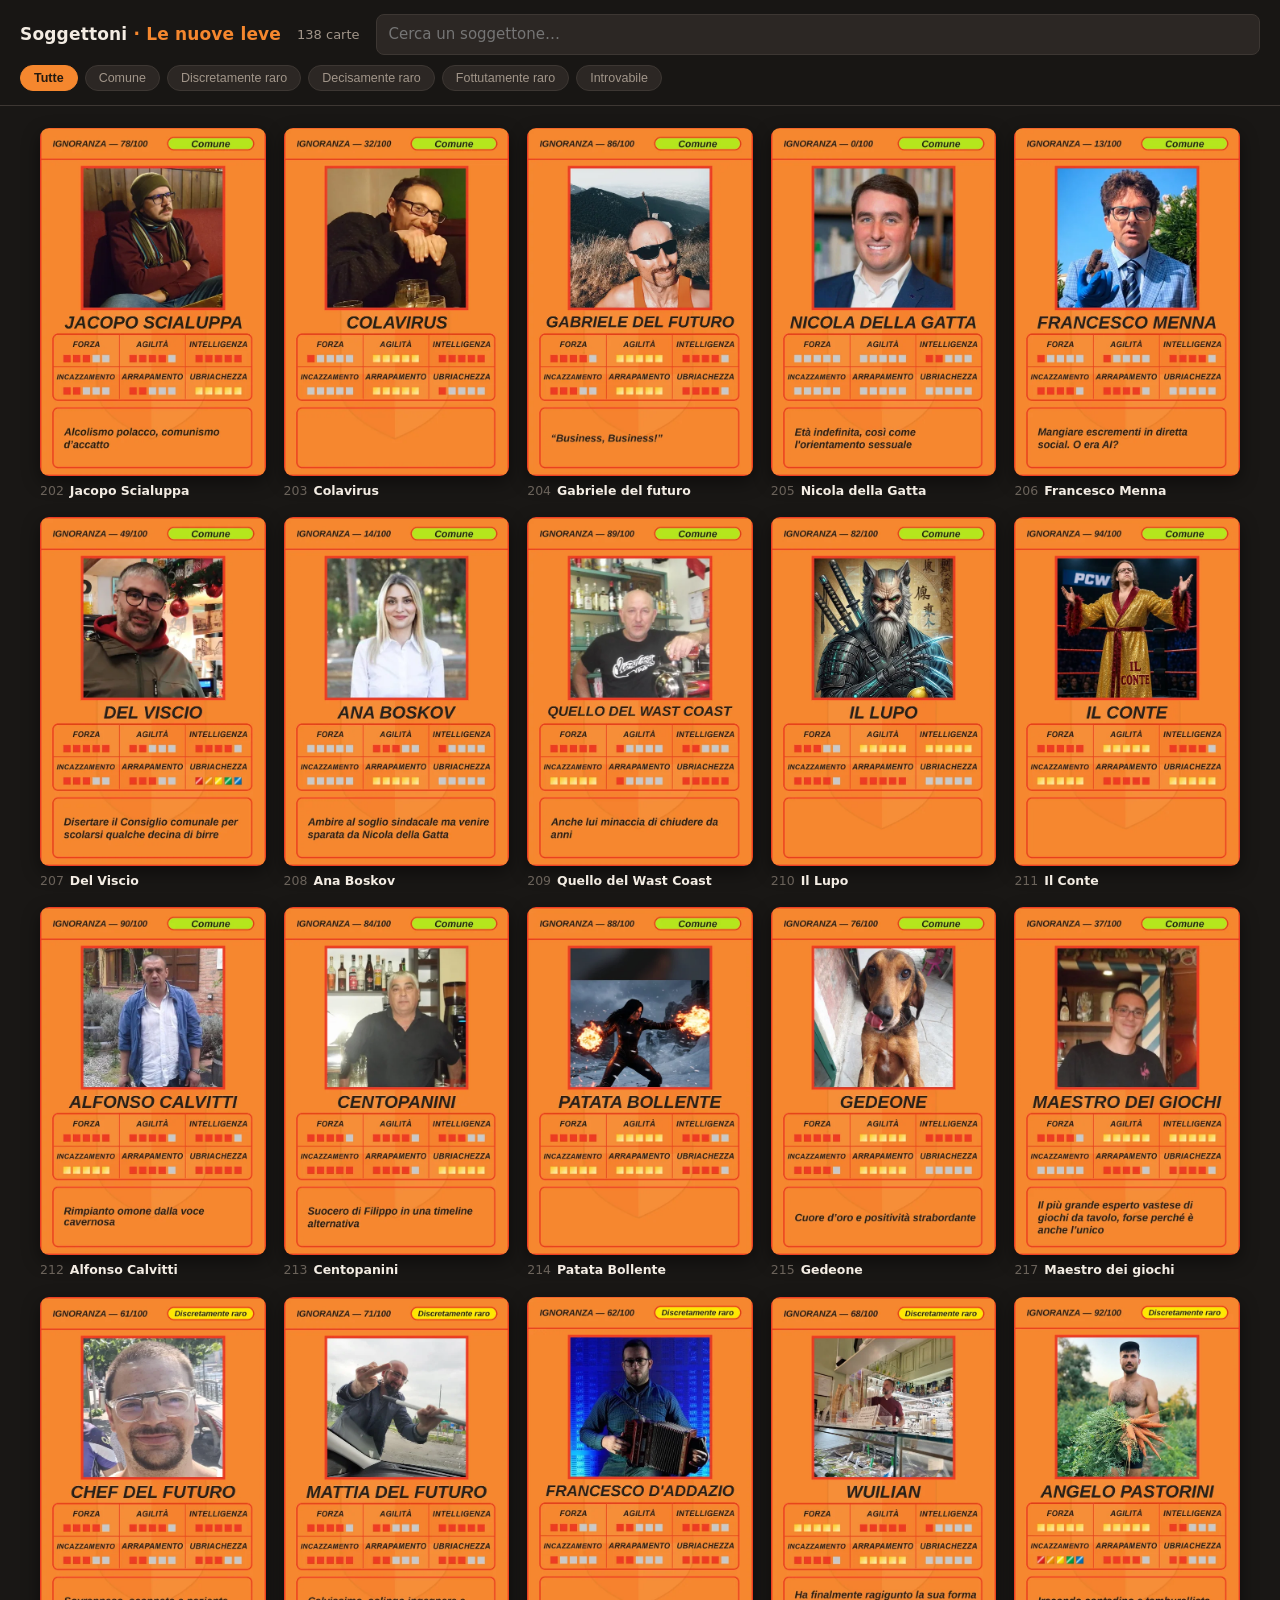
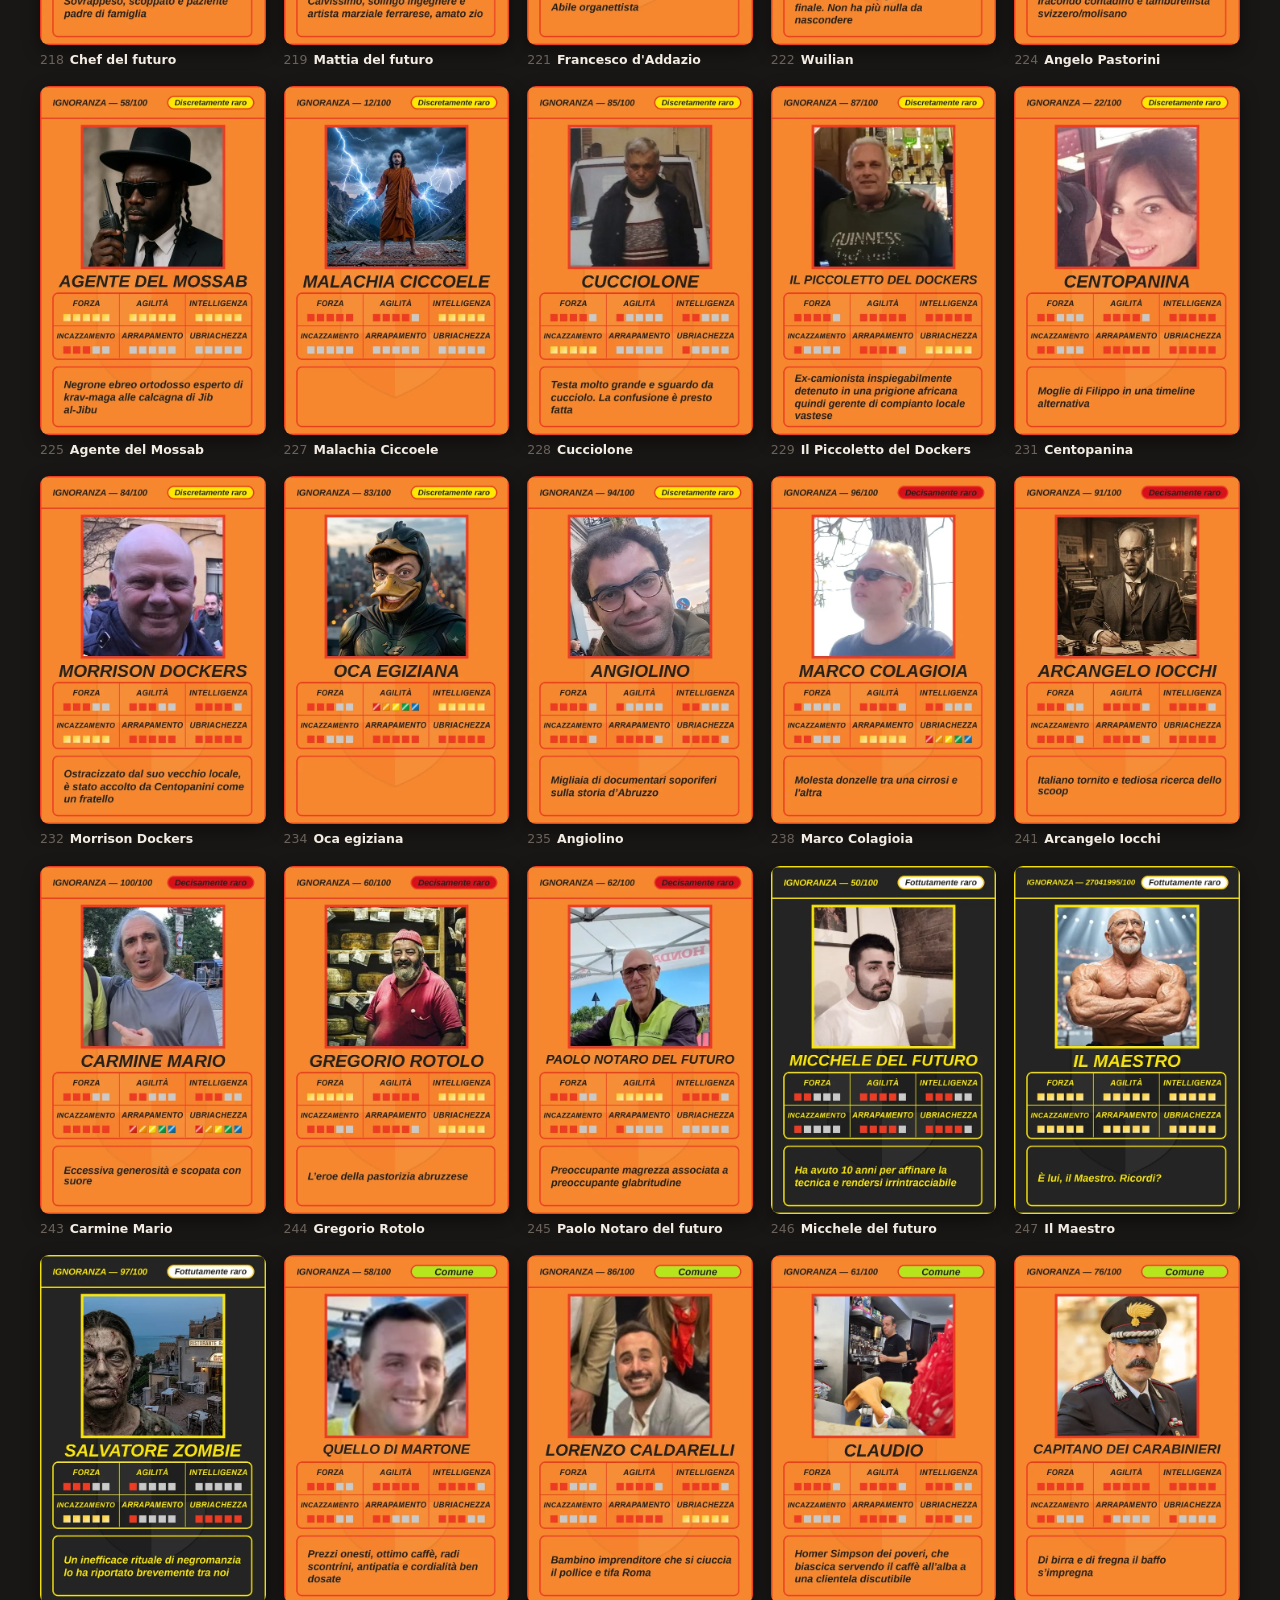
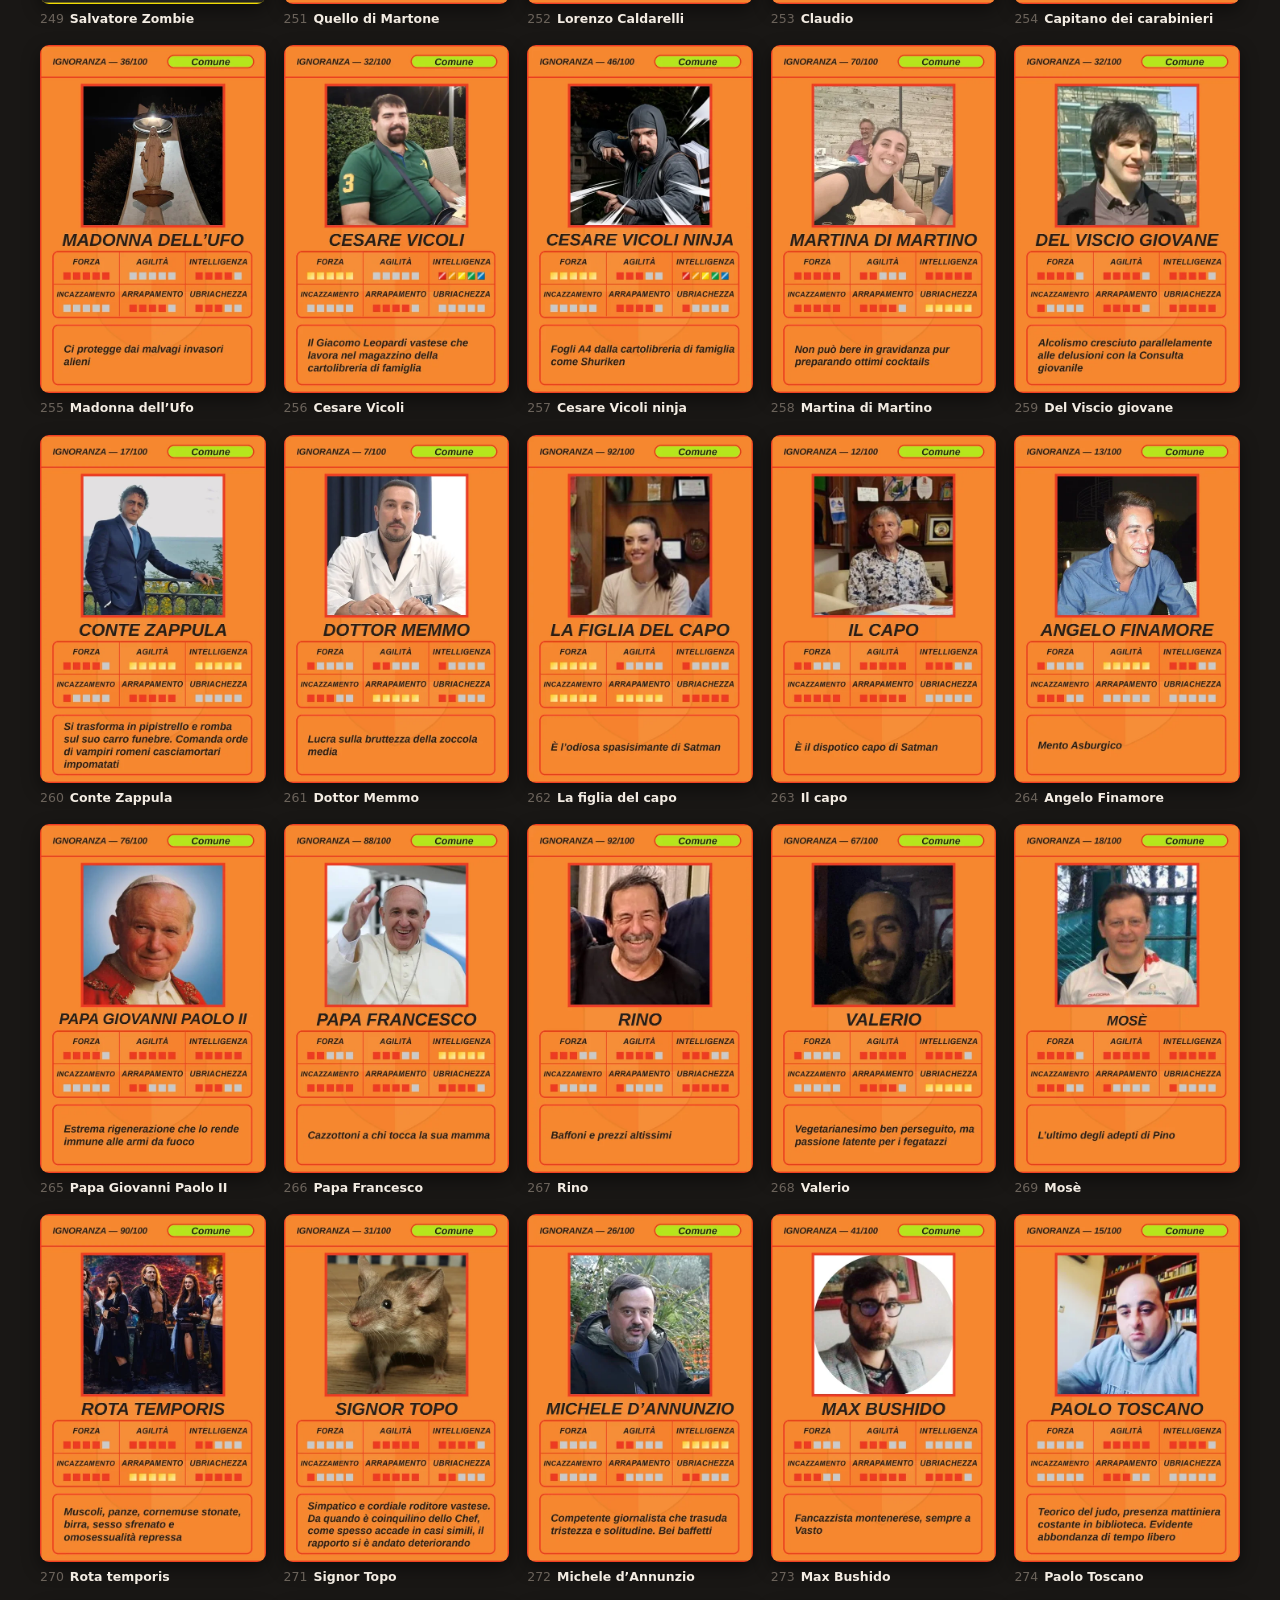
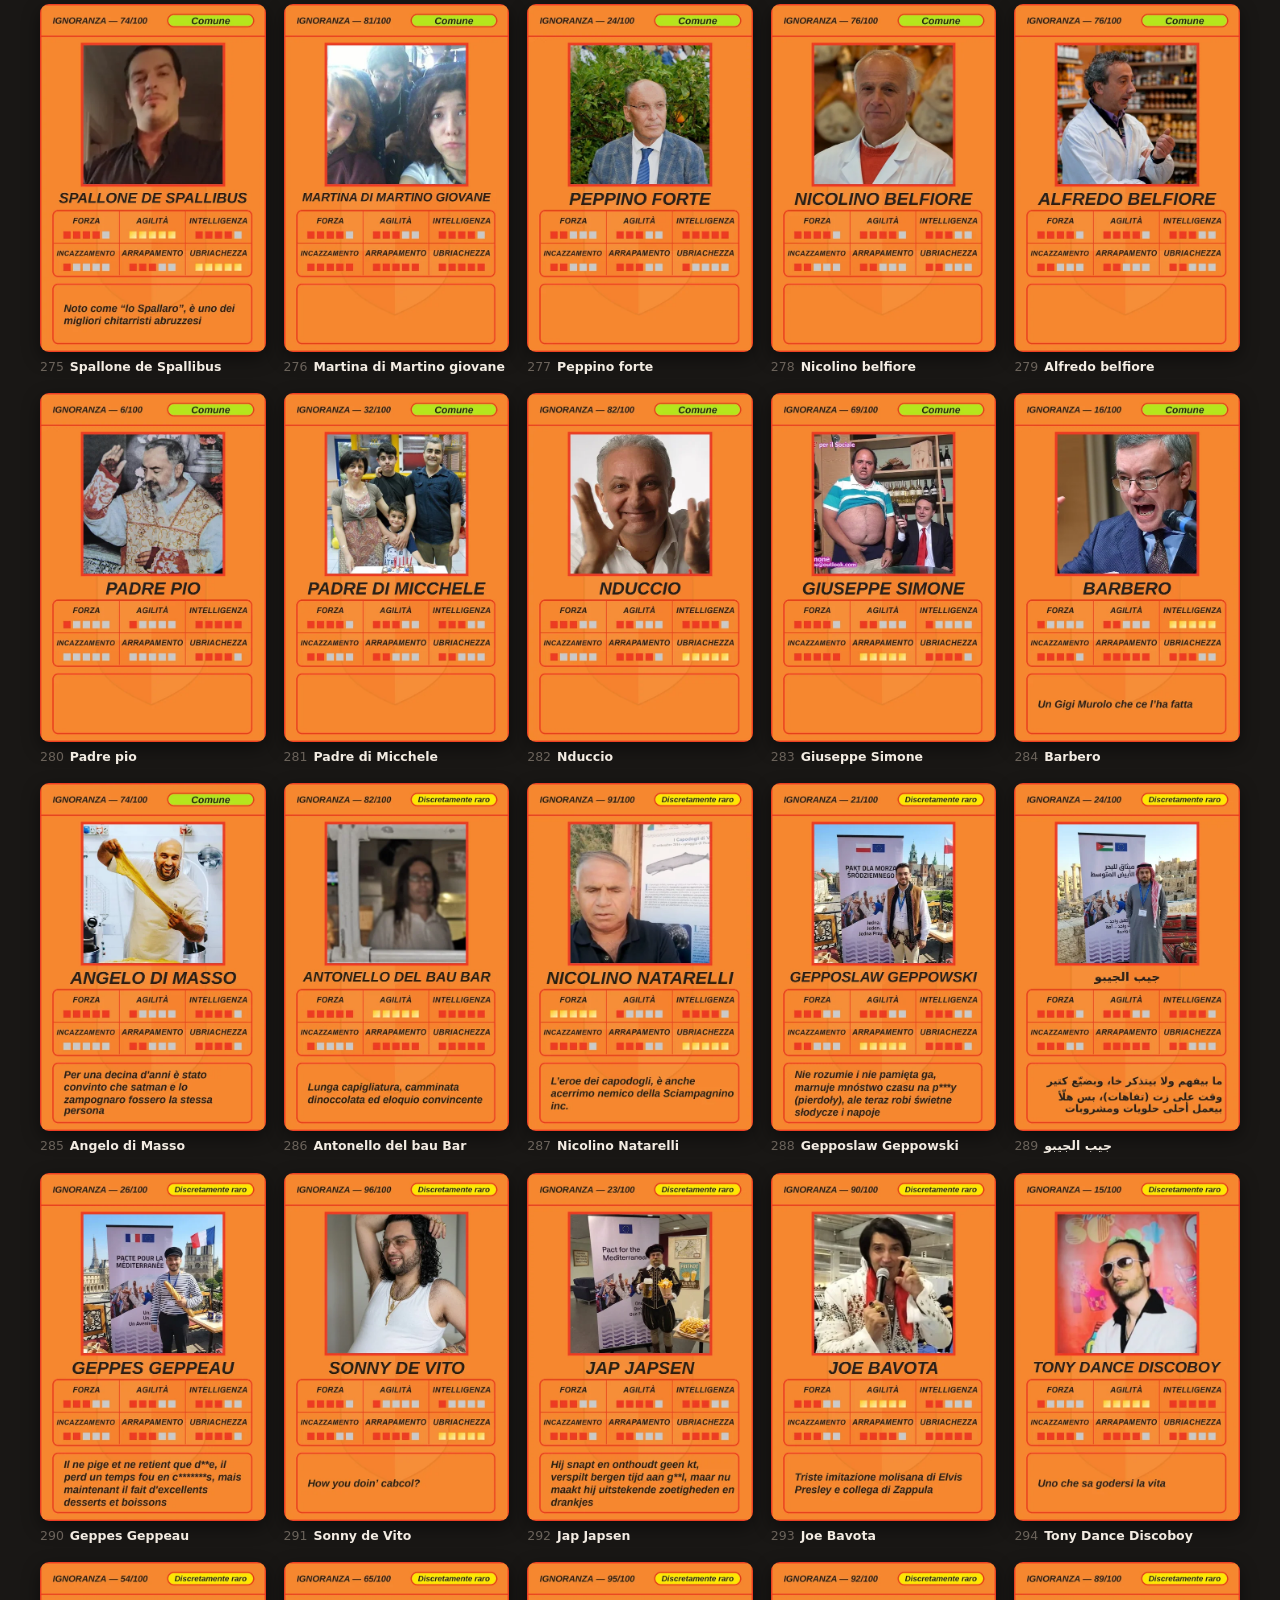
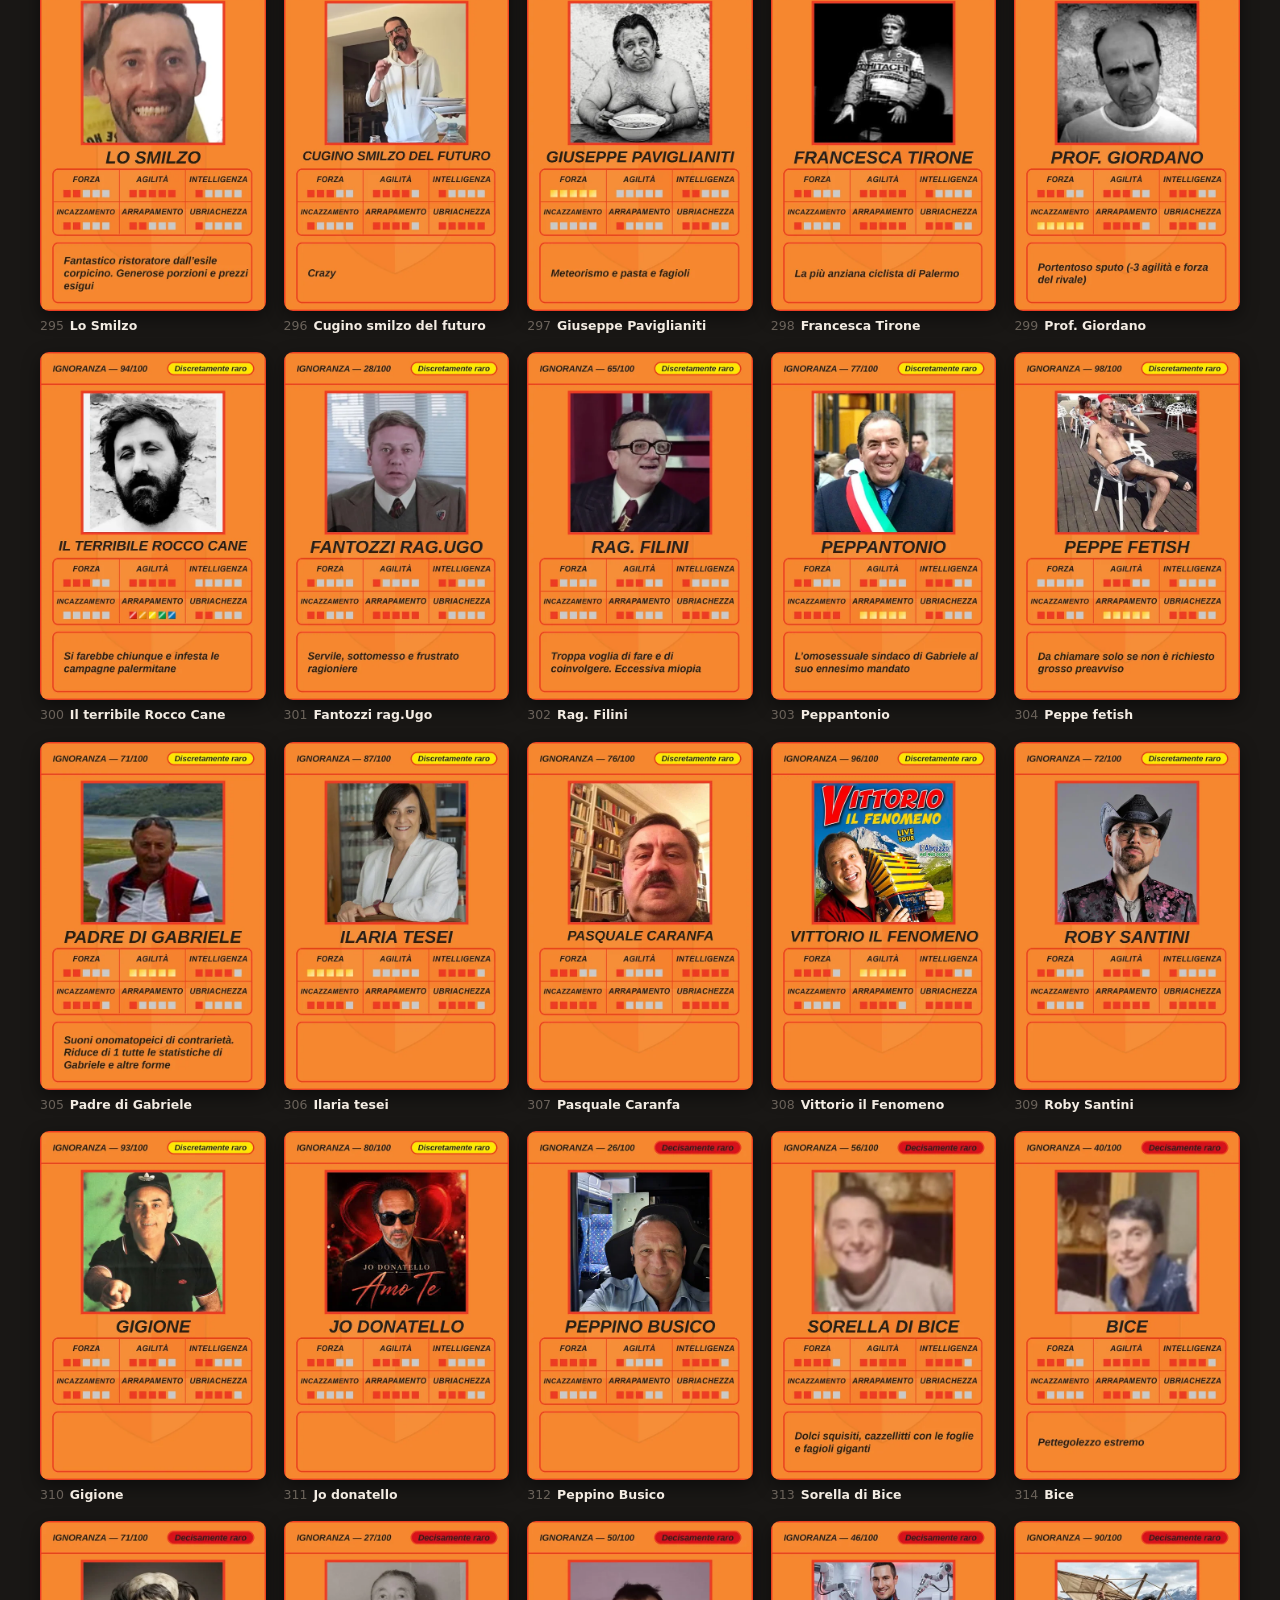
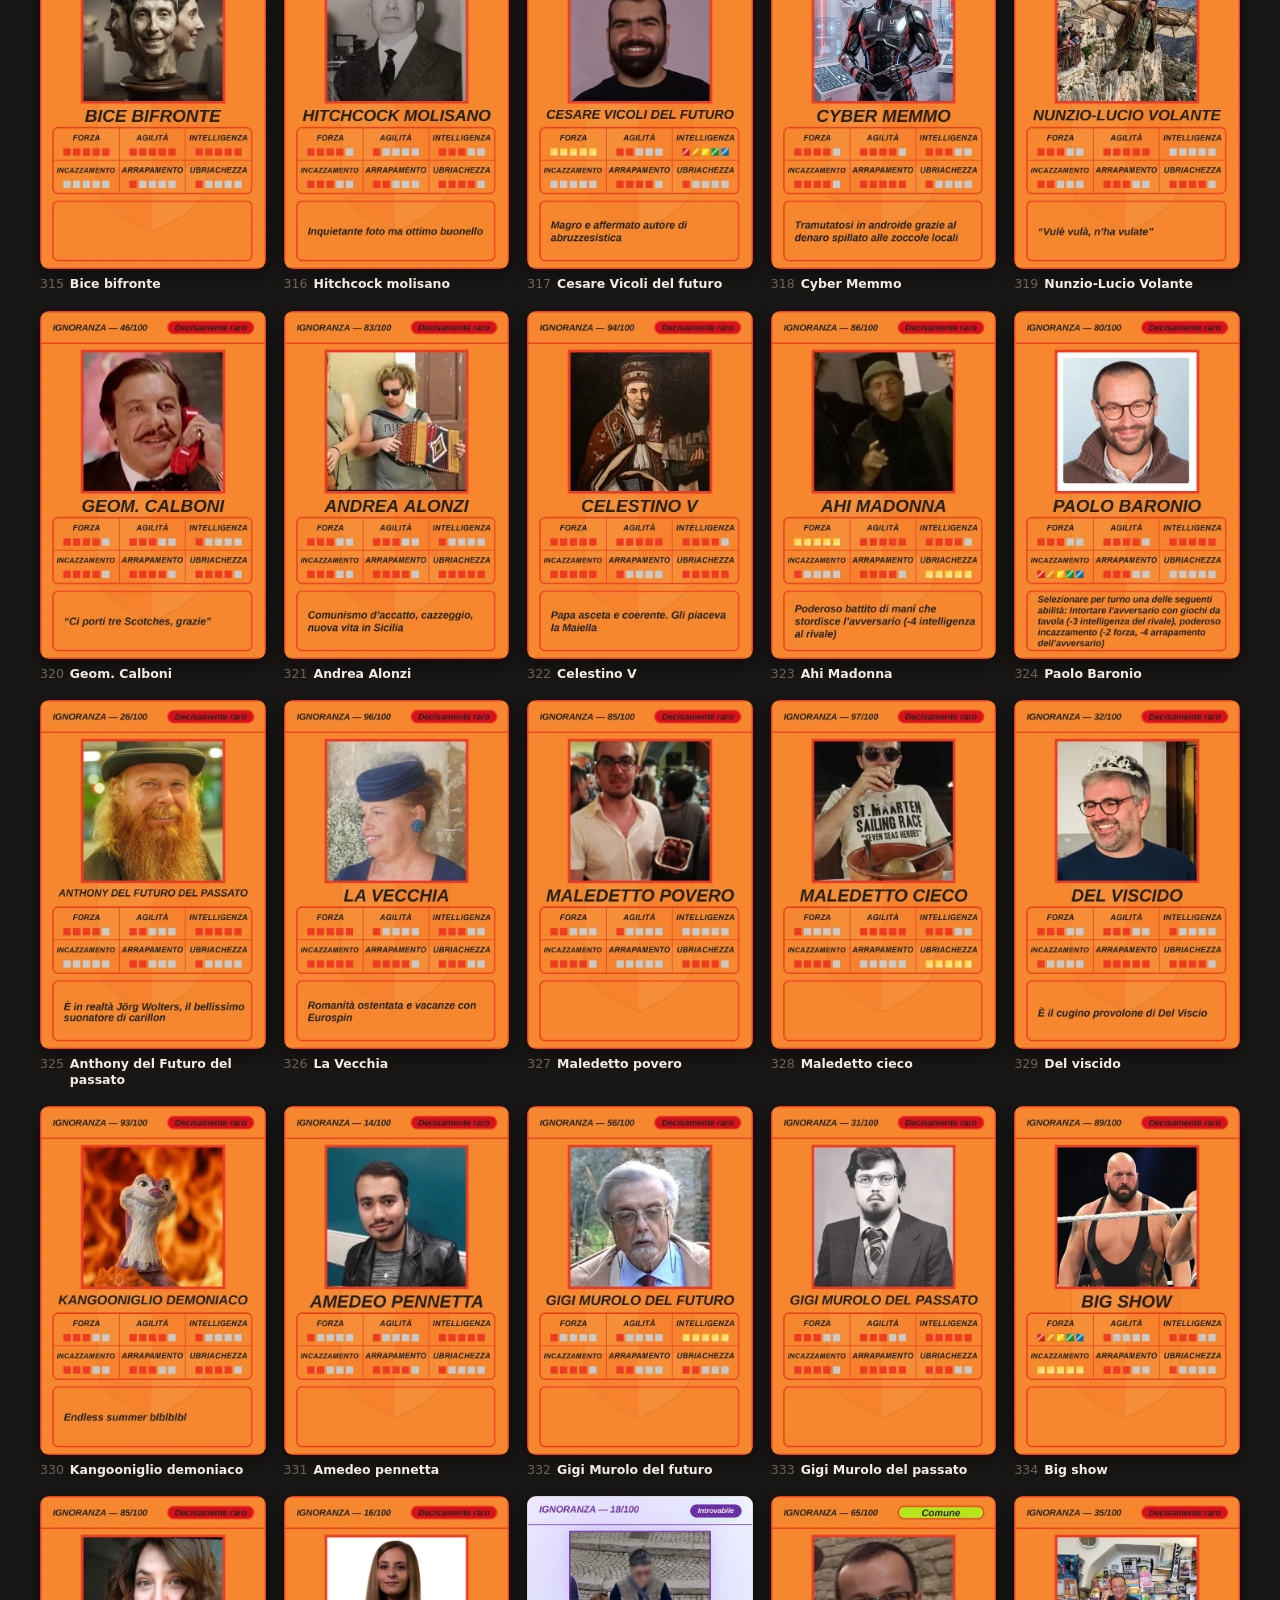
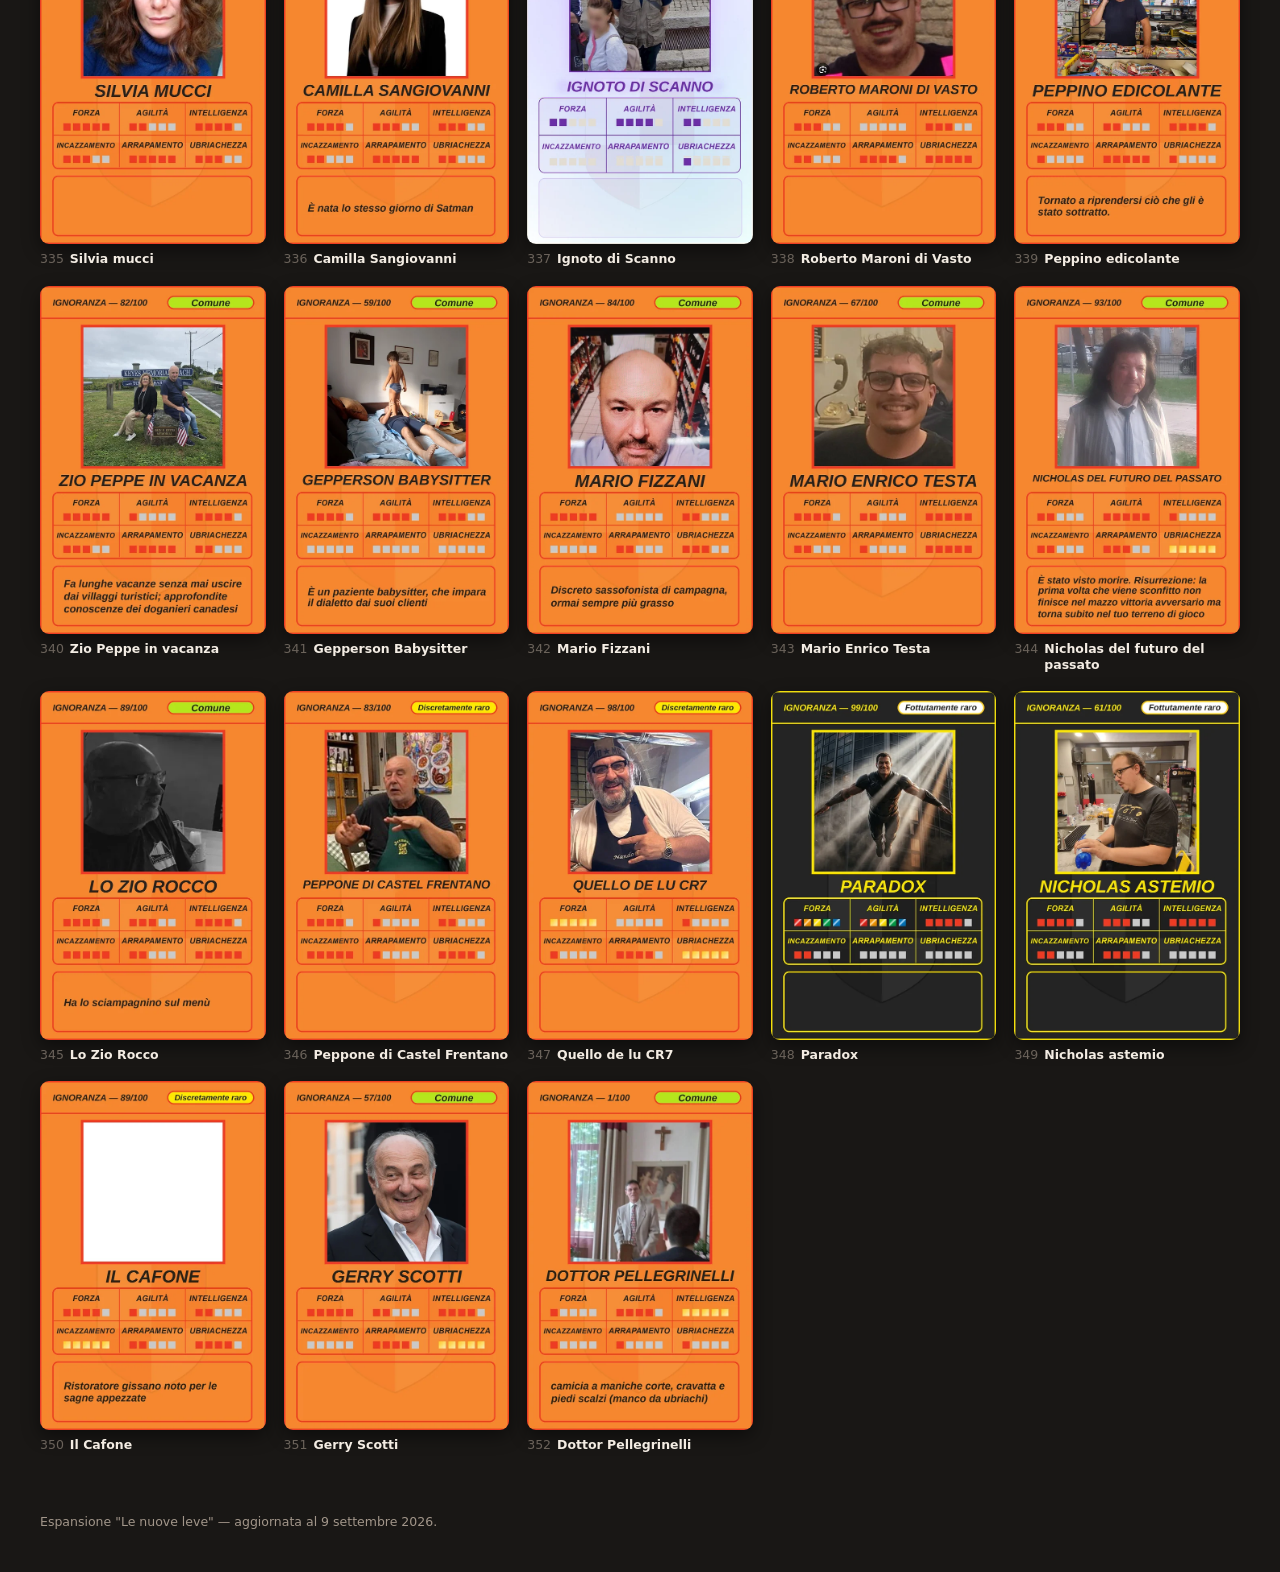
<file: galleria.html>
<!doctype html>
<html lang="it">
<head>
<meta charset="utf-8">
<meta name="viewport" content="width=device-width, initial-scale=1">
<title>Soggettoni — Le nuove leve</title>
<meta name="robots" content="noindex, nofollow">
<style>
  :root{
    --arancio:#f5872e; --oro:#ffc90e; --rosso:#ee3b24;
    --fondo:#191715; --pannello:#231f1c; --bordo:#3d3733;
    --testo:#f3ece3; --testo2:#a2968a;
  }
  *{box-sizing:border-box}
  body{margin:0;background:var(--fondo);color:var(--testo);
       font:15px/1.5 system-ui,-apple-system,"Segoe UI",Roboto,sans-serif}
  header{position:sticky;top:0;z-index:10;background:rgba(25,23,21,.94);
         backdrop-filter:blur(8px);border-bottom:1px solid var(--bordo);padding:14px 20px}
  .barra{max-width:1240px;margin:0 auto;display:flex;gap:16px;align-items:center;flex-wrap:wrap}
  h1{font-size:17px;margin:0;font-weight:800;letter-spacing:.01em;white-space:nowrap}
  h1 span{color:var(--arancio)}
  #conta{color:var(--testo2);font-size:13px;white-space:nowrap}
  #cerca{flex:1;min-width:180px;padding:8px 12px;background:#2c2724;border:1px solid var(--bordo);
         border-radius:8px;color:var(--testo);font:inherit}
  #cerca:focus{outline:2px solid var(--arancio);outline-offset:-1px}
  #filtri{max-width:1240px;margin:10px auto 0;display:flex;gap:7px;flex-wrap:wrap}
  .chip{background:#2c2724;border:1px solid var(--bordo);color:var(--testo2);border-radius:20px;
        padding:5px 13px;font-size:12.5px;cursor:pointer}
  .chip:hover{border-color:var(--arancio);color:var(--testo)}
  .chip.on{background:var(--arancio);border-color:var(--arancio);color:#241a10;font-weight:700}

  main{max-width:1240px;margin:0 auto;padding:22px 20px 60px}
  #griglia{display:grid;gap:18px;grid-template-columns:repeat(auto-fill,minmax(190px,1fr))}
  figure{margin:0;cursor:zoom-in}
  figure img{width:100%;height:auto;aspect-ratio:1396/2156;object-fit:cover;
             display:block;border-radius:9px;background:#2c2724;
             box-shadow:0 6px 18px #0007;transition:transform .12s ease, box-shadow .12s ease}
  figure:hover img{transform:translateY(-3px);box-shadow:0 12px 26px #0009}
  figcaption{font-size:12.5px;color:var(--testo2);margin-top:7px;line-height:1.3;
             display:flex;gap:6px;align-items:baseline}
  figcaption b{color:var(--testo);font-weight:600}
  figcaption i{font-style:normal;font-variant-numeric:tabular-nums;opacity:.6}
  #vuoto{color:var(--testo2);padding:40px 0;text-align:center;display:none}

  #lente{position:fixed;inset:0;background:#000d;z-index:50;display:none;
         align-items:center;justify-content:center;padding:24px}
  #lente.on{display:flex}
  .scheda{display:flex;gap:26px;align-items:flex-start;max-width:1000px;width:100%;
          max-height:92vh}
  .scheda img{max-height:88vh;width:auto;max-width:60%;border-radius:12px;box-shadow:0 20px 50px #000b}
  .info{background:var(--pannello);border:1px solid var(--bordo);border-radius:12px;padding:18px 20px;
        max-width:400px;max-height:88vh;overflow:auto}
  .info h2{margin:0 0 2px;font-size:22px;line-height:1.2}
  .info .rar{color:var(--arancio);font-size:12.5px;text-transform:uppercase;letter-spacing:.07em;
             font-weight:700;margin-bottom:14px}
  .info dl{display:grid;grid-template-columns:auto 1fr;gap:5px 14px;margin:0 0 14px;font-size:14px}
  .info dt{color:var(--testo2)}
  .info dd{margin:0;font-variant-numeric:tabular-nums}
  .info p{margin:0;font-size:14px;color:#e2d8cc;border-top:1px solid var(--bordo);padding-top:12px}
  .pip{display:inline-block;width:11px;height:11px;border-radius:2px;margin-right:3px;
       background:#4a4340;vertical-align:middle}
  .pip.p{background:var(--rosso)} .pip.o{background:var(--oro)}
  .pip.a1{background:#e2231a}.pip.a2{background:#f39200}.pip.a3{background:#ffde00}
  .pip.a4{background:#009e49}.pip.a5{background:#0074bc}
  #chiudi{position:fixed;top:16px;right:20px;background:none;border:0;color:var(--testo);
          font-size:30px;line-height:1;cursor:pointer;opacity:.7}
  #chiudi:hover{opacity:1}
  @media(max-width:820px){
    .scheda{flex-direction:column;overflow:auto}
    .scheda img{max-width:100%;max-height:60vh}
    .info{max-width:100%}
  }
  footer{max-width:1240px;margin:0 auto;padding:0 20px 40px;color:var(--testo2);font-size:12.5px}
</style>
</head>
<body>

<header>
  <div class="barra">
    <h1>Soggettoni <span>· Le nuove leve</span></h1>
    <span id="conta"></span>
    <input id="cerca" type="search" placeholder="Cerca un soggettone…" autocomplete="off">
  </div>
  <div id="filtri"></div>
</header>

<main>
  <div id="griglia"></div>
  <div id="vuoto">Nessun soggettone con questo nome.</div>
</main>

<footer id="piede"></footer>

<div id="lente"><button id="chiudi" title="Chiudi">&times;</button><div class="scheda" id="scheda"></div></div>

<script>
"use strict";
const NOMI = ['Forza','Agilità','Intelligenza','Incazzamento','Arrapamento','Ubriachezza'];
const RARITA = ['Comune','Discretamente raro','Decisamente raro','Fottutamente raro','Introvabile'];
let carte = [], filtro = null;

const $ = s => document.querySelector(s);
const esc = s => String(s??'').replace(/[&<>"]/g, c => ({'&':'&amp;','<':'&lt;','>':'&gt;','"':'&quot;'}[c]));

function quadretti(v){
  if(v >= 7) return [1,2,3,4,5].map(i=>`<span class="pip a${i}"></span>`).join('');
  if(v === 6) return '<span class="pip o"></span>'.repeat(5);
  return '<span class="pip p"></span>'.repeat(v) + '<span class="pip"></span>'.repeat(5-v);
}

function mostra(){
  const q = $('#cerca').value.trim().toLowerCase();
  const viste = carte.filter(c =>
    (!filtro || c.rarita === filtro) &&
    (!q || c.nome.toLowerCase().includes(q) || String(c.num).includes(q)));
  $('#griglia').innerHTML = viste.map((c,i) => `
    <figure data-i="${carte.indexOf(c)}">
      <img loading="lazy" src="${esc(c.img)}" alt="${esc(c.nome)}" width="560" height="865">
      <figcaption><i>${esc(c.num)}</i><b>${esc(c.nome)}</b></figcaption>
    </figure>`).join('');
  $('#vuoto').style.display = viste.length ? 'none' : 'block';
  $('#conta').textContent = viste.length === carte.length
      ? `${carte.length} carte` : `${viste.length} di ${carte.length}`;
}

function apri(i){
  const c = carte[i];
  $('#scheda').innerHTML = `
    <img src="${esc(c.img)}" alt="${esc(c.nome)}">
    <div class="info">
      <h2>${esc(c.nome)}</h2>
      <div class="rar">${esc(c.rarita)} · carta ${esc(c.num)}</div>
      <dl>
        <dt>Ignoranza</dt><dd>${esc(c.ign)}/100</dd>
        ${c.val.map((v,k)=>`<dt>${NOMI[k]}</dt><dd>${quadretti(v)}</dd>`).join('')}
      </dl>
      ${c.testo ? `<p>${esc(c.testo)}</p>` : ''}
    </div>`;
  $('#lente').classList.add('on');
  document.body.style.overflow = 'hidden';
}
function chiudi(){ $('#lente').classList.remove('on'); document.body.style.overflow = ''; }

$('#griglia').addEventListener('click', e => {
  const f = e.target.closest('figure');
  if(f) apri(+f.dataset.i);
});
$('#lente').addEventListener('click', e => { if(e.target.id !== 'scheda' && !e.target.closest('.info')) chiudi(); });
$('#chiudi').onclick = chiudi;
document.addEventListener('keydown', e => { if(e.key === 'Escape') chiudi(); });
$('#cerca').oninput = mostra;

(async function(){
  const r = await fetch('galleria/carte.json', {cache:'no-cache'});
  const dati = await r.json();
  carte = dati.carte;
  const chips = ['Tutte', ...RARITA.filter(r => carte.some(c => c.rarita === r))];
  $('#filtri').innerHTML = chips.map(n =>
    `<button class="chip${n==='Tutte'?' on':''}" data-r="${n==='Tutte'?'':esc(n)}">${esc(n)}</button>`).join('');
  $('#filtri').addEventListener('click', e => {
    const b = e.target.closest('.chip'); if(!b) return;
    document.querySelectorAll('.chip').forEach(x => x.classList.toggle('on', x === b));
    filtro = b.dataset.r || null; mostra();
  });
  $('#piede').textContent = 'Espansione "Le nuove leve" — aggiornata al ' +
      new Date(dati.aggiornato).toLocaleDateString('it-IT', {day:'numeric', month:'long', year:'numeric'}) + '.';
  mostra();
})();
</script>
</body>
</html>
</file>
<file: css/style.css>
/* Soggettoni — stile ripreso dal playmat: carta da gioco, rosso mattone, arancio. */

:root{
  --carta-bianca:#eceae4;
  --carta-scura:#e2dfd7;
  --rosso:#b21f24;
  --rosso-cupo:#8e161b;
  --arancio:#e8912f;
  --arancio-cupo:#c9700e;
  --inchiostro:#2a1f1c;
  --tenue:#7a6a63;
  --verde:#4e8a3c;
  --oro:#e0a318;
  --bordo:rgba(178,31,36,.25);
  --ombra:0 2px 8px rgba(42,31,28,.16);
  --ombra-alta:0 10px 30px rgba(42,31,28,.28);
  --raggio:10px;
  --font:"Helvetica Neue",Helvetica,Arial,system-ui,sans-serif;
}

*{box-sizing:border-box}
html,body{height:100%}
body{
  margin:0; font-family:var(--font); color:var(--inchiostro);
  background:var(--carta-bianca);
  background-image:radial-gradient(circle at 20% 0%,rgba(255,255,255,.7),transparent 60%);
  -webkit-text-size-adjust:100%;
}
button{font-family:inherit}
img{max-width:100%; display:block}

/* ------------------------------ schermate ------------------------------ */
.schermata{display:none; min-height:100dvh}
.schermata.attiva{display:block}

.ingresso{
  max-width:560px; margin:0 auto; padding:min(9vh,72px) 20px 48px;
  display:flex; flex-direction:column; gap:18px; text-align:center;
}
.marchio{
  font-size:clamp(38px,9vw,64px); margin:0; letter-spacing:-.02em;
  font-weight:900; font-style:italic; text-transform:uppercase; color:var(--rosso);
  text-shadow:2px 2px 0 rgba(232,145,47,.55);
}
.marchio.piccolo{font-size:clamp(24px,5vw,34px)}
.marchio.minuscolo{font-size:16px; text-shadow:1px 1px 0 rgba(232,145,47,.6)}
.sottotitolo{margin:0; color:var(--tenue); font-size:15px; line-height:1.5}

.pannello{display:flex; flex-direction:column; gap:14px; text-align:left}
.pannello.nascosto{display:none}

.campo{display:flex; flex-direction:column; gap:6px}
.campo span{font-size:12px; text-transform:uppercase; letter-spacing:.09em; color:var(--rosso); font-weight:700}
.campo input{
  padding:14px 16px; font-size:17px; border:2px solid var(--bordo); border-radius:var(--raggio);
  background:#fff; color:var(--inchiostro); width:100%;
}
.campo input:focus{outline:none; border-color:var(--rosso)}
#in-codice{text-transform:uppercase; letter-spacing:.4em; font-weight:800; text-align:center; font-size:26px}

.bottone{
  border:2px solid var(--rosso); background:var(--rosso); color:#fff;
  padding:13px 18px; border-radius:var(--raggio); font-size:15px; font-weight:700;
  cursor:pointer; transition:transform .06s ease, filter .15s ease;
}
.bottone:hover:not(:disabled){filter:brightness(1.08)}
.bottone:active:not(:disabled){transform:translateY(1px)}
.bottone:disabled{opacity:.42; cursor:not-allowed}
.bottone.grande{padding:16px 20px; font-size:17px}
.bottone.fantasma{background:transparent; color:var(--rosso)}
.bottone.testo{background:none; border:none; color:var(--tenue); text-decoration:underline; padding:6px}
.bottone.minuto{padding:7px 11px; font-size:13px; border-width:1px}
.due-bottoni{display:grid; gap:10px}

.etichetta-gruppo{margin:4px 0 0; font-size:12px; text-transform:uppercase; letter-spacing:.09em; color:var(--rosso); font-weight:700}
.modalita{display:grid; gap:10px}
.scelta-modalita{
  display:flex; flex-direction:column; gap:2px; align-items:flex-start; text-align:left;
  padding:13px 16px; border:2px solid var(--bordo); border-radius:var(--raggio);
  background:#fff; cursor:pointer;
}
.scelta-modalita strong{font-size:16px}
.scelta-modalita span{font-size:13px; color:var(--tenue)}
.scelta-modalita.selezionata{border-color:var(--rosso); background:#fff6f0; box-shadow:inset 0 0 0 1px var(--rosso)}

.errore{color:var(--rosso); font-weight:600; min-height:20px; margin:0; font-size:14px}

.codice-grande{
  font-size:clamp(40px,12vw,68px); font-weight:900; letter-spacing:.18em;
  color:var(--rosso); background:#fff; border:3px dashed var(--bordo);
  border-radius:14px; padding:14px 10px 10px;
}
.lista-giocatori{list-style:none; margin:0; padding:0; display:flex; flex-direction:column; gap:8px}
.lista-giocatori li{
  display:flex; align-items:center; gap:10px; padding:11px 14px; background:#fff;
  border:1px solid var(--bordo); border-radius:var(--raggio); font-weight:600;
}
.lista-giocatori li .ruolo{margin-left:auto; font-size:12px; color:var(--tenue); font-weight:600}
.pallino{width:9px; height:9px; border-radius:50%; background:var(--verde); flex:0 0 auto}
.pallino.spento{background:#c3b8b2}
.pallino.vuoto{background:transparent; border:2px dashed #c3b8b2}

/* ------------------------------- tavolo -------------------------------- */
.barra{
  display:flex; align-items:center; gap:8px; padding:9px 12px; flex-wrap:wrap;
  background:var(--carta-scura); border-bottom:2px solid var(--bordo);
  position:sticky; top:0; z-index:20;
}
.barra .spinta{flex:1}
.turno{
  flex:1 1 auto; min-width:0; font-size:12.5px; font-weight:700; color:var(--rosso);
  text-align:center; white-space:nowrap; overflow:hidden; text-overflow:ellipsis;
}
.barra .spinta{display:none}
@media(max-width:600px){
  .turno{order:3; flex-basis:100%; text-align:left; white-space:normal; font-size:12px}
  .marchio.minuscolo{flex:1}
}

.tavolo{
  max-width:1220px; margin:0 auto; padding:12px 12px 20px;
  display:flex; flex-direction:column; gap:12px;
}

/* ---- avversari ---- */
.avversari{display:grid; gap:10px; grid-template-columns:1fr}
@media(min-width:720px){ .avversari.tre{grid-template-columns:repeat(3,1fr)} .avversari.due{grid-template-columns:repeat(2,1fr)} }

.avversario{
  background:#fff; border:2px solid var(--bordo); border-radius:var(--raggio);
  padding:9px; display:flex; gap:10px; align-items:flex-start;
}
.avversario .dorso{align-self:flex-start}
.avversario.turno-suo{border-color:var(--rosso); box-shadow:0 0 0 2px rgba(178,31,36,.14)}
.avversario.fuori{opacity:.5}
.avversario.compagno{background:#f4faf1}
.avversario .dati{flex:1; min-width:0; display:flex; flex-direction:column; gap:6px}
.avversario .riga-nome{display:flex; align-items:center; gap:7px; font-weight:800; font-size:15px}
.squadra{font-size:10px; font-weight:800; letter-spacing:.08em; text-transform:uppercase;
  padding:2px 6px; border-radius:99px; background:var(--rosso); color:#fff}
.squadra.a{background:#2f6fb0} .squadra.b{background:#b2582f} .squadra.c{background:#4e8a3c}
.contatori{display:flex; flex-wrap:wrap; gap:5px}
.gettone{
  font-size:11px; font-weight:700; padding:3px 7px; border-radius:99px;
  background:var(--carta-scura); color:var(--tenue); white-space:nowrap;
}
.gettone.vittoria{background:#f6e5b8; color:#7a5b12}
.gettone.pericolo{background:#f7ded9; color:var(--rosso-cupo)}

/* ---- posti della plancia ---- */
.posto{
  position:relative; border:2px dashed var(--bordo); border-radius:var(--raggio);
  padding:6px; display:flex; flex-direction:column; gap:4px;
  background:rgba(255,255,255,.55);
}
.posto-nome{
  font-size:9.5px; font-weight:800; letter-spacing:.11em; text-transform:uppercase;
  color:var(--rosso); opacity:.85;
}
.posto .contenuto{flex:1; display:flex; align-items:center; justify-content:center; gap:5px; flex-wrap:wrap}
.posto.bersagliabile{border-style:solid; border-color:var(--rosso); background:#fff3ef; cursor:pointer}
.posto.bersagliabile:hover{box-shadow:0 0 0 3px rgba(178,31,36,.2)}

.fascia-luogo{display:flex; gap:12px; align-items:stretch; flex-wrap:wrap}
.posto-luogo{flex:0 0 auto; width:auto; min-width:120px}
.messaggio{
  flex:1 1 220px; display:block; padding:10px 13px;
  background:#fff; border:2px solid var(--bordo); border-radius:var(--raggio);
  font-size:13.5px; line-height:1.5; color:var(--tenue); min-height:56px;
  max-height:120px; overflow-y:auto;
}
.messaggio strong{color:var(--inchiostro)}

/* ---- la mia plancia ---- */
.plancia.mia{
  display:grid; gap:10px; background:#fff; border:2px solid var(--rosso);
  border-radius:14px; padding:12px;
  grid-template-columns:1fr; grid-template-areas:"campo" "lati";
}
@media(min-width:760px){
  .plancia.mia{grid-template-columns:150px 1fr 150px; grid-template-areas:"sx campo dx"}
}
.colonna{display:flex; flex-direction:column; gap:10px}
.colonna.sx{grid-area:sx} .colonna.dx{grid-area:dx}
.zona-campo{grid-area:campo; display:flex; flex-direction:column; align-items:center; gap:7px; justify-self:center; width:100%; max-width:360px}
.lati-mobile{grid-area:lati; display:grid; grid-template-columns:repeat(4,1fr); gap:8px}
@media(min-width:760px){ .lati-mobile{display:none} }
@media(max-width:759px){ .colonna{display:none} }

/* ---- carte ---- */
.carta{
  position:relative; border-radius:6px; overflow:hidden; background:var(--arancio);
  box-shadow:var(--ombra); cursor:pointer; flex:0 0 auto; line-height:0;
  border:1px solid rgba(0,0,0,.15);
}
.carta img{width:100%; height:100%; object-fit:cover}
.carta{aspect-ratio:349/539}
.carta.mini{width:46px}
.carta.piccola{width:clamp(62px,17vw,80px)}
.carta.media{width:clamp(88px,24vw,106px)}
.carta.grande{width:clamp(124px,38vw,172px)}
.carta.selezionata{outline:3px solid var(--rosso); outline-offset:2px}
.carta.giocabile{box-shadow:0 0 0 2px var(--verde), var(--ombra)}
.carta.spenta{filter:grayscale(.7) brightness(.9); cursor:default}

.dorso{
  display:flex; align-items:center; justify-content:center; text-align:center; overflow-wrap:anywhere; hyphens:auto;
  background:linear-gradient(160deg,var(--arancio),var(--arancio-cupo));
  color:var(--rosso-cupo); font-weight:900; font-size:9px; letter-spacing:.1em;
  text-transform:uppercase; line-height:1.2; padding:6px;
  border:2px solid var(--rosso-cupo); border-radius:6px;
}
.dorso.vuoto{background:none; border:1px dashed #cfc6bf; color:var(--tenue); box-shadow:none; font-size:8.5px}
.pila{position:relative}
.pila .conteggio{
  position:absolute; right:-6px; bottom:-6px; background:var(--rosso); color:#fff;
  font-size:11px; font-weight:800; min-width:22px; height:22px; border-radius:99px;
  display:flex; align-items:center; justify-content:center; padding:0 5px;
  box-shadow:var(--ombra); line-height:1;
}

/* ---- valori ---- */
.valori{display:grid; grid-template-columns:repeat(3,1fr); gap:4px 8px; width:100%; max-width:330px}
.valore{display:flex; flex-direction:column; gap:2px}
.valore .nome{
  font-size:9px; font-weight:800; letter-spacing:.05em; text-transform:uppercase; color:var(--tenue);
  display:flex; justify-content:space-between; gap:4px; align-items:baseline;
}
.valore .delta{font-size:9px; font-weight:800}
.delta.su{color:var(--verde)} .delta.giu{color:var(--rosso)}
.barra-valore{display:flex; gap:2px}
.tacca{flex:1; height:9px; border-radius:2px; background:#d5d0c9; border:1px solid rgba(0,0,0,.08)}
.tacca.piena{background:#ed1c24}
.tacca.massima{background:var(--oro)}
.valori.difesa .tacca.piena{background:#c9351d}

.titolo-campo{font-weight:900; font-style:italic; text-transform:uppercase; font-size:17px; text-align:center; color:var(--rosso)}
.riga-accessori{display:flex; gap:5px; flex-wrap:wrap; justify-content:center; min-height:4px}

/* ---- mano e azioni ---- */
.fascia-mano{
  position:sticky; bottom:0; background:var(--carta-scura);
  border-top:2px solid var(--bordo); margin:0 -12px -20px; padding:9px 12px 14px;
  padding-bottom:calc(14px + env(safe-area-inset-bottom)); z-index:15;
}
.azioni{display:flex; gap:8px; flex-wrap:wrap; align-items:center; margin-bottom:9px; min-height:38px}
.azioni .nota{font-size:13px; color:var(--tenue)}
.mano{display:flex; gap:7px; overflow-x:auto; padding:4px 2px 8px; scrollbar-width:thin}
.mano:empty::after{content:"Nessuna carta in mano"; color:var(--tenue); font-size:13px; padding:8px}

/* ---- lente e foglio ---- */
.lente{
  position:fixed; inset:0; background:rgba(30,20,18,.82); z-index:60;
  display:flex; align-items:center; justify-content:center; padding:18px;
}
.lente.nascosto,.foglio.nascosto{display:none}
.lente-dentro{max-width:min(92vw,420px); display:flex; flex-direction:column; gap:10px}
.lente-dentro img{border-radius:10px; box-shadow:var(--ombra-alta); max-height:76vh; width:auto; margin:0 auto}
.lente-testo{color:#fff; font-size:13px; text-align:center; line-height:1.5}

.foglio{position:fixed; inset:0; background:rgba(30,20,18,.6); z-index:70; display:flex; align-items:flex-end; justify-content:center}
.foglio-dentro{
  background:var(--carta-bianca); width:100%; max-width:660px; max-height:86dvh; overflow:auto;
  border-radius:16px 16px 0 0; padding:20px 20px calc(24px + env(safe-area-inset-bottom));
  position:relative; box-shadow:var(--ombra-alta);
}
.chiudi{
  position:absolute; top:10px; right:12px; border:none; background:none; font-size:30px;
  line-height:1; color:var(--tenue); cursor:pointer; padding:2px 8px;
}
.foglio h3{margin:.2em 0 .4em; color:var(--rosso); font-size:18px}
.foglio h4{margin:1.1em 0 .3em; font-size:14px; text-transform:uppercase; letter-spacing:.07em; color:var(--rosso)}
.foglio p,.foglio li{font-size:14px; line-height:1.6}
.registro{list-style:none; margin:0; padding:0; display:flex; flex-direction:column-reverse; gap:6px}
.registro li{font-size:13px; line-height:1.5; padding:7px 10px; background:#fff; border-radius:8px; border:1px solid var(--bordo)}
.registro li.rilievo{border-color:var(--rosso); background:#fff4f1}

.vincitore{text-align:center; padding:14px}
.vincitore .nome{font-size:26px; font-weight:900; font-style:italic; text-transform:uppercase; color:var(--rosso)}


/* Il soggettone di chi gioca: un filo più grande quando c'è spazio. */
@media(min-width:900px){ .carta.grande{width:186px} .zona-campo{max-width:420px} }

/* Su schermo stretto la mano resta raggiungibile senza coprire la plancia. */
@media(max-width:759px){
  .plancia.mia{padding:10px}
  .fascia-mano{padding-top:7px}
  .mano{padding-bottom:4px}
}
</file>
